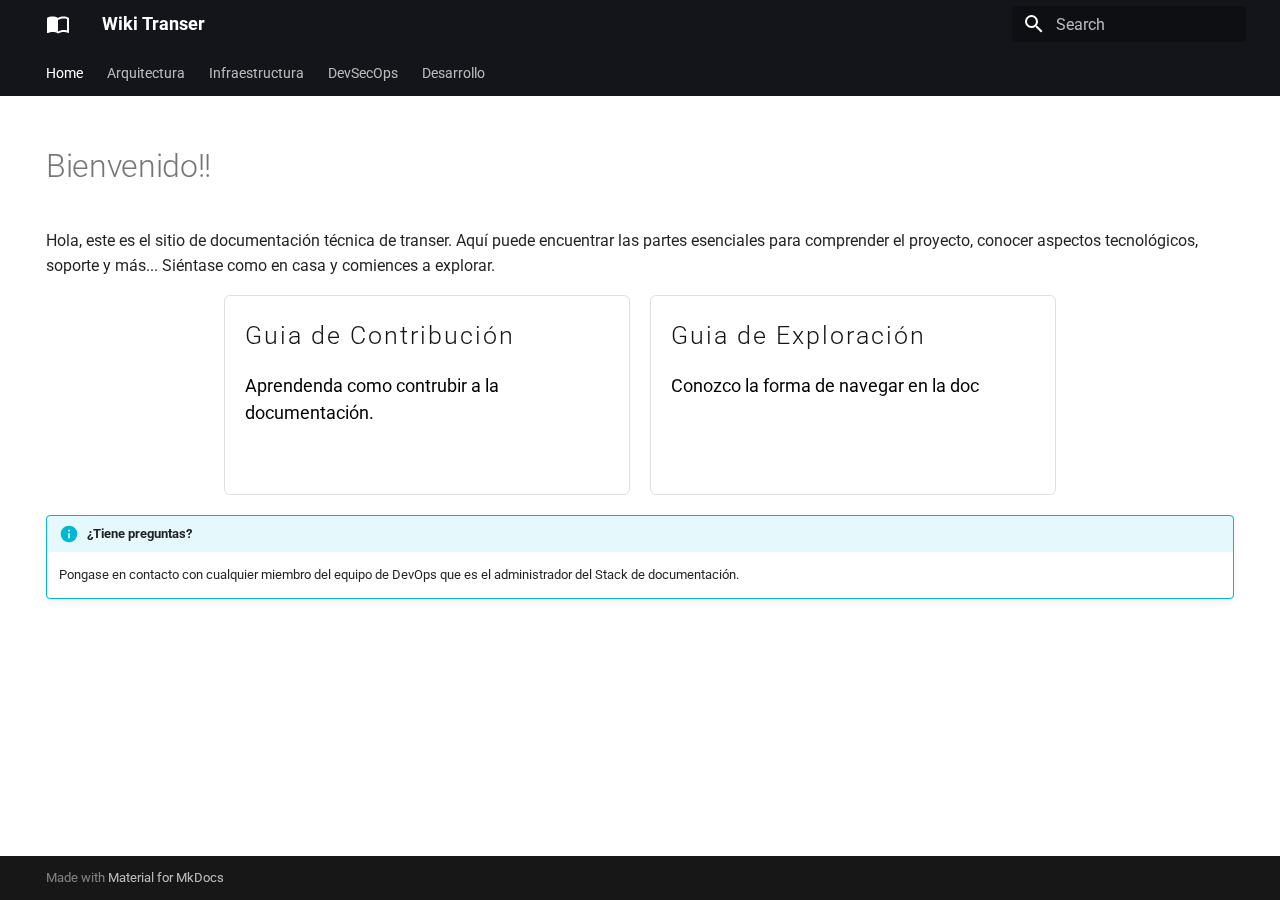
<file: site/index.html>
<!doctype html>
<html lang="en" class="no-js">
  <head>
    
      <meta charset="utf-8">
      <meta name="viewport" content="width=device-width,initial-scale=1">
      
      
      
      
      
        <link rel="next" href="arch/">
      
      
      <link rel="icon" href="images/favicon.png">
      <meta name="generator" content="mkdocs-1.5.3, mkdocs-material-9.4.6">
    
    
      
        <title>Wiki Transer</title>
      
    
    
      <link rel="stylesheet" href="assets/stylesheets/main.35e1ed30.min.css">
      
        
        <link rel="stylesheet" href="assets/stylesheets/palette.356b1318.min.css">
      
      


    
    
      
    
    
      
        
        
        <link rel="preconnect" href="https://fonts.gstatic.com" crossorigin>
        <link rel="stylesheet" href="https://fonts.googleapis.com/css?family=Roboto:300,300i,400,400i,700,700i%7CRoboto+Mono:400,400i,700,700i&display=fallback">
        <style>:root{--md-text-font:"Roboto";--md-code-font:"Roboto Mono"}</style>
      
    
    
      <link rel="stylesheet" href="css/extra.css">
    
    <script>__md_scope=new URL(".",location),__md_hash=e=>[...e].reduce((e,_)=>(e<<5)-e+_.charCodeAt(0),0),__md_get=(e,_=localStorage,t=__md_scope)=>JSON.parse(_.getItem(t.pathname+"."+e)),__md_set=(e,_,t=localStorage,a=__md_scope)=>{try{t.setItem(a.pathname+"."+e,JSON.stringify(_))}catch(e){}}</script>
    
      

    
    
    
  </head>
  
  
    
    
    
    
    
    <body dir="ltr" data-md-color-scheme="default" data-md-color-primary="black" data-md-color-accent="deep-purple">
  
    
    
    <input class="md-toggle" data-md-toggle="drawer" type="checkbox" id="__drawer" autocomplete="off">
    <input class="md-toggle" data-md-toggle="search" type="checkbox" id="__search" autocomplete="off">
    <label class="md-overlay" for="__drawer"></label>
    <div data-md-component="skip">
      
        
        <a href="#bienvenido" class="md-skip">
          Skip to content
        </a>
      
    </div>
    <div data-md-component="announce">
      
    </div>
    
    
      

<header class="md-header" data-md-component="header">
  <nav class="md-header__inner md-grid" aria-label="Header">
    <a href="." title="Wiki Transer" class="md-header__button md-logo" aria-label="Wiki Transer" data-md-component="logo">
      
  
  <svg xmlns="http://www.w3.org/2000/svg" viewBox="0 0 24 24"><path d="M21 5c-1.11-.35-2.33-.5-3.5-.5-1.95 0-4.05.4-5.5 1.5-1.45-1.1-3.55-1.5-5.5-1.5-1.95 0-4.05.4-5.5 1.5v14.65c0 .25.25.5.5.5.1 0 .15-.05.25-.05C3.1 20.45 5.05 20 6.5 20c1.95 0 4.05.4 5.5 1.5 1.35-.85 3.8-1.5 5.5-1.5 1.65 0 3.35.3 4.75 1.05.1.05.15.05.25.05.25 0 .5-.25.5-.5V6c-.6-.45-1.25-.75-2-1m0 13.5c-1.1-.35-2.3-.5-3.5-.5-1.7 0-4.15.65-5.5 1.5V8c1.35-.85 3.8-1.5 5.5-1.5 1.2 0 2.4.15 3.5.5v11.5Z"/></svg>

    </a>
    <label class="md-header__button md-icon" for="__drawer">
      
      <svg xmlns="http://www.w3.org/2000/svg" viewBox="0 0 24 24"><path d="M3 6h18v2H3V6m0 5h18v2H3v-2m0 5h18v2H3v-2Z"/></svg>
    </label>
    <div class="md-header__title" data-md-component="header-title">
      <div class="md-header__ellipsis">
        <div class="md-header__topic">
          <span class="md-ellipsis">
            Wiki Transer
          </span>
        </div>
        <div class="md-header__topic" data-md-component="header-topic">
          <span class="md-ellipsis">
            
              Home
            
          </span>
        </div>
      </div>
    </div>
    
      
    
    
    
      <label class="md-header__button md-icon" for="__search">
        
        <svg xmlns="http://www.w3.org/2000/svg" viewBox="0 0 24 24"><path d="M9.5 3A6.5 6.5 0 0 1 16 9.5c0 1.61-.59 3.09-1.56 4.23l.27.27h.79l5 5-1.5 1.5-5-5v-.79l-.27-.27A6.516 6.516 0 0 1 9.5 16 6.5 6.5 0 0 1 3 9.5 6.5 6.5 0 0 1 9.5 3m0 2C7 5 5 7 5 9.5S7 14 9.5 14 14 12 14 9.5 12 5 9.5 5Z"/></svg>
      </label>
      <div class="md-search" data-md-component="search" role="dialog">
  <label class="md-search__overlay" for="__search"></label>
  <div class="md-search__inner" role="search">
    <form class="md-search__form" name="search">
      <input type="text" class="md-search__input" name="query" aria-label="Search" placeholder="Search" autocapitalize="off" autocorrect="off" autocomplete="off" spellcheck="false" data-md-component="search-query" required>
      <label class="md-search__icon md-icon" for="__search">
        
        <svg xmlns="http://www.w3.org/2000/svg" viewBox="0 0 24 24"><path d="M9.5 3A6.5 6.5 0 0 1 16 9.5c0 1.61-.59 3.09-1.56 4.23l.27.27h.79l5 5-1.5 1.5-5-5v-.79l-.27-.27A6.516 6.516 0 0 1 9.5 16 6.5 6.5 0 0 1 3 9.5 6.5 6.5 0 0 1 9.5 3m0 2C7 5 5 7 5 9.5S7 14 9.5 14 14 12 14 9.5 12 5 9.5 5Z"/></svg>
        
        <svg xmlns="http://www.w3.org/2000/svg" viewBox="0 0 24 24"><path d="M20 11v2H8l5.5 5.5-1.42 1.42L4.16 12l7.92-7.92L13.5 5.5 8 11h12Z"/></svg>
      </label>
      <nav class="md-search__options" aria-label="Search">
        
        <button type="reset" class="md-search__icon md-icon" title="Clear" aria-label="Clear" tabindex="-1">
          
          <svg xmlns="http://www.w3.org/2000/svg" viewBox="0 0 24 24"><path d="M19 6.41 17.59 5 12 10.59 6.41 5 5 6.41 10.59 12 5 17.59 6.41 19 12 13.41 17.59 19 19 17.59 13.41 12 19 6.41Z"/></svg>
        </button>
      </nav>
      
    </form>
    <div class="md-search__output">
      <div class="md-search__scrollwrap" data-md-scrollfix>
        <div class="md-search-result" data-md-component="search-result">
          <div class="md-search-result__meta">
            Initializing search
          </div>
          <ol class="md-search-result__list" role="presentation"></ol>
        </div>
      </div>
    </div>
  </div>
</div>
    
    
  </nav>
  
</header>
    
    <div class="md-container" data-md-component="container">
      
      
        
          
            
<nav class="md-tabs" aria-label="Tabs" data-md-component="tabs">
  <div class="md-grid">
    <ul class="md-tabs__list">
      
        
  
  
    
  
  
    <li class="md-tabs__item md-tabs__item--active">
      <a href="." class="md-tabs__link">
        
  
    
  
  Home

      </a>
    </li>
  

      
        
  
  
  
    
    
      <li class="md-tabs__item">
        <a href="arch/" class="md-tabs__link">
          
  
  Arquitectura

        </a>
      </li>
    
  

      
        
  
  
  
    
    
      <li class="md-tabs__item">
        <a href="infra/" class="md-tabs__link">
          
  
  Infraestructura

        </a>
      </li>
    
  

      
        
  
  
  
    
    
      <li class="md-tabs__item">
        <a href="devsecops/" class="md-tabs__link">
          
  
  DevSecOps

        </a>
      </li>
    
  

      
        
  
  
  
    
    
      <li class="md-tabs__item">
        <a href="develop/" class="md-tabs__link">
          
  
  Desarrollo

        </a>
      </li>
    
  

      
    </ul>
  </div>
</nav>
          
        
      
      <main class="md-main" data-md-component="main">
        <div class="md-main__inner md-grid">
          
            
              
                
              
              <div class="md-sidebar md-sidebar--primary" data-md-component="sidebar" data-md-type="navigation" hidden>
                <div class="md-sidebar__scrollwrap">
                  <div class="md-sidebar__inner">
                    


  


<nav class="md-nav md-nav--primary md-nav--lifted" aria-label="Navigation" data-md-level="0">
  <label class="md-nav__title" for="__drawer">
    <a href="." title="Wiki Transer" class="md-nav__button md-logo" aria-label="Wiki Transer" data-md-component="logo">
      
  
  <svg xmlns="http://www.w3.org/2000/svg" viewBox="0 0 24 24"><path d="M21 5c-1.11-.35-2.33-.5-3.5-.5-1.95 0-4.05.4-5.5 1.5-1.45-1.1-3.55-1.5-5.5-1.5-1.95 0-4.05.4-5.5 1.5v14.65c0 .25.25.5.5.5.1 0 .15-.05.25-.05C3.1 20.45 5.05 20 6.5 20c1.95 0 4.05.4 5.5 1.5 1.35-.85 3.8-1.5 5.5-1.5 1.65 0 3.35.3 4.75 1.05.1.05.15.05.25.05.25 0 .5-.25.5-.5V6c-.6-.45-1.25-.75-2-1m0 13.5c-1.1-.35-2.3-.5-3.5-.5-1.7 0-4.15.65-5.5 1.5V8c1.35-.85 3.8-1.5 5.5-1.5 1.2 0 2.4.15 3.5.5v11.5Z"/></svg>

    </a>
    Wiki Transer
  </label>
  
  <ul class="md-nav__list" data-md-scrollfix>
    
      
      
  
  
    
  
  
    <li class="md-nav__item md-nav__item--active">
      
      <input class="md-nav__toggle md-toggle" type="checkbox" id="__toc">
      
      
        
      
      
      <a href="." class="md-nav__link md-nav__link--active">
        
  
  <span class="md-ellipsis">
    Home
  </span>
  

      </a>
      
    </li>
  

    
      
      
  
  
  
    
    
    
    
    
      
      
    
    <li class="md-nav__item md-nav__item--section md-nav__item--nested">
      
        
        
        
        <input class="md-nav__toggle md-toggle " type="checkbox" id="__nav_2" >
        
          
          <label class="md-nav__link" for="__nav_2" id="__nav_2_label" tabindex="">
            
  
  <span class="md-ellipsis">
    Arquitectura
  </span>
  

            <span class="md-nav__icon md-icon"></span>
          </label>
        
        <nav class="md-nav" data-md-level="1" aria-labelledby="__nav_2_label" aria-expanded="false">
          <label class="md-nav__title" for="__nav_2">
            <span class="md-nav__icon md-icon"></span>
            Arquitectura
          </label>
          <ul class="md-nav__list" data-md-scrollfix>
            
              
                
  
  
  
    <li class="md-nav__item">
      <a href="arch/" class="md-nav__link">
        
  
  <span class="md-ellipsis">
    Bienvenido!! 
  </span>
  

      </a>
    </li>
  

              
            
          </ul>
        </nav>
      
    </li>
  

    
      
      
  
  
  
    
    
    
    
    
      
      
    
    <li class="md-nav__item md-nav__item--section md-nav__item--nested">
      
        
        
        
        <input class="md-nav__toggle md-toggle " type="checkbox" id="__nav_3" >
        
          
          <label class="md-nav__link" for="__nav_3" id="__nav_3_label" tabindex="">
            
  
  <span class="md-ellipsis">
    Infraestructura
  </span>
  

            <span class="md-nav__icon md-icon"></span>
          </label>
        
        <nav class="md-nav" data-md-level="1" aria-labelledby="__nav_3_label" aria-expanded="false">
          <label class="md-nav__title" for="__nav_3">
            <span class="md-nav__icon md-icon"></span>
            Infraestructura
          </label>
          <ul class="md-nav__list" data-md-scrollfix>
            
              
                
  
  
  
    <li class="md-nav__item">
      <a href="infra/" class="md-nav__link">
        
  
  <span class="md-ellipsis">
    Bienvenido!! 
  </span>
  

      </a>
    </li>
  

              
            
          </ul>
        </nav>
      
    </li>
  

    
      
      
  
  
  
    
    
    
    
    
      
      
    
    <li class="md-nav__item md-nav__item--section md-nav__item--nested">
      
        
        
        
        <input class="md-nav__toggle md-toggle " type="checkbox" id="__nav_4" >
        
          
          <label class="md-nav__link" for="__nav_4" id="__nav_4_label" tabindex="">
            
  
  <span class="md-ellipsis">
    DevSecOps
  </span>
  

            <span class="md-nav__icon md-icon"></span>
          </label>
        
        <nav class="md-nav" data-md-level="1" aria-labelledby="__nav_4_label" aria-expanded="false">
          <label class="md-nav__title" for="__nav_4">
            <span class="md-nav__icon md-icon"></span>
            DevSecOps
          </label>
          <ul class="md-nav__list" data-md-scrollfix>
            
              
                
  
  
  
    <li class="md-nav__item">
      <a href="devsecops/" class="md-nav__link">
        
  
  <span class="md-ellipsis">
    Bienvenido!! 
  </span>
  

      </a>
    </li>
  

              
            
              
                
  
  
  
    
    
    
    
    
    <li class="md-nav__item md-nav__item--nested">
      
        
        
        
        <input class="md-nav__toggle md-toggle " type="checkbox" id="__nav_4_2" >
        
          
          <label class="md-nav__link" for="__nav_4_2" id="__nav_4_2_label" tabindex="0">
            
  
  <span class="md-ellipsis">
    CICD
  </span>
  

            <span class="md-nav__icon md-icon"></span>
          </label>
        
        <nav class="md-nav" data-md-level="2" aria-labelledby="__nav_4_2_label" aria-expanded="false">
          <label class="md-nav__title" for="__nav_4_2">
            <span class="md-nav__icon md-icon"></span>
            CICD
          </label>
          <ul class="md-nav__list" data-md-scrollfix>
            
              
                
  
  
  
    <li class="md-nav__item">
      <a href="devsecops/CICD/" class="md-nav__link">
        
  
  <span class="md-ellipsis">
    Inicio 
  </span>
  

      </a>
    </li>
  

              
            
              
                
  
  
  
    <li class="md-nav__item">
      <a href="devsecops/CICD/CI-CD-App-Mobile/" class="md-nav__link">
        
  
  <span class="md-ellipsis">
    CI CD App Mobile
  </span>
  

      </a>
    </li>
  

              
            
              
                
  
  
  
    <li class="md-nav__item">
      <a href="devsecops/CICD/CI-CD-Lambda-Functions/" class="md-nav__link">
        
  
  <span class="md-ellipsis">
    CI CD Lambda Functions
  </span>
  

      </a>
    </li>
  

              
            
              
                
  
  
  
    <li class="md-nav__item">
      <a href="devsecops/CICD/CI-CD-Microfront/" class="md-nav__link">
        
  
  <span class="md-ellipsis">
    CI CD Microfront
  </span>
  

      </a>
    </li>
  

              
            
              
                
  
  
  
    <li class="md-nav__item">
      <a href="devsecops/CICD/CI-CD-Microservicios/" class="md-nav__link">
        
  
  <span class="md-ellipsis">
    CI/CD Microservicios 
  </span>
  

      </a>
    </li>
  

              
            
          </ul>
        </nav>
      
    </li>
  

              
            
          </ul>
        </nav>
      
    </li>
  

    
      
      
  
  
  
    
    
    
    
    
      
      
    
    <li class="md-nav__item md-nav__item--section md-nav__item--nested">
      
        
        
        
        <input class="md-nav__toggle md-toggle " type="checkbox" id="__nav_5" >
        
          
          <label class="md-nav__link" for="__nav_5" id="__nav_5_label" tabindex="">
            
  
  <span class="md-ellipsis">
    Desarrollo
  </span>
  

            <span class="md-nav__icon md-icon"></span>
          </label>
        
        <nav class="md-nav" data-md-level="1" aria-labelledby="__nav_5_label" aria-expanded="false">
          <label class="md-nav__title" for="__nav_5">
            <span class="md-nav__icon md-icon"></span>
            Desarrollo
          </label>
          <ul class="md-nav__list" data-md-scrollfix>
            
              
                
  
  
  
    <li class="md-nav__item">
      <a href="develop/" class="md-nav__link">
        
  
  <span class="md-ellipsis">
    Bienvenido!! 
  </span>
  

      </a>
    </li>
  

              
            
          </ul>
        </nav>
      
    </li>
  

    
  </ul>
</nav>
                  </div>
                </div>
              </div>
            
            
              
                
              
              <div class="md-sidebar md-sidebar--secondary" data-md-component="sidebar" data-md-type="toc" hidden>
                <div class="md-sidebar__scrollwrap">
                  <div class="md-sidebar__inner">
                    

<nav class="md-nav md-nav--secondary" aria-label="Table of contents">
  
  
  
    
  
  
</nav>
                  </div>
                </div>
              </div>
            
          
          
            <div class="md-content" data-md-component="content">
              <article class="md-content__inner md-typeset">
                
                  


<h1 id="bienvenido">Bienvenido!!<a class="headerlink" href="#bienvenido" title="Permanent link">&para;</a></h1>
<p>Hola, este es el sitio de documentación técnica de transer. Aquí puede encuentrar las partes esenciales para comprender el proyecto, conocer aspectos tecnológicos, soporte y más... Siéntase como en casa y comiences a explorar.</p>
<div class="cards">
  <a href="contributing-guide">
    <div class="card">
      <div class="card__content">
        <div class="card__title">Guia de Contribución</div>
        <p class="card__text">Aprendenda como contrubir a la documentación.</p>
      </div>
    </div>
  </a>
  <a href="explorer-guide">
    <div class="card">
      <div class="card__content">
        <div class="card__title">Guia de Exploración</div>
        <p class="card__text">Conozco la forma de navegar en la doc</p>
      </div>
    </div>
  </a>

</div>

<div class="admonition info">
<p class="admonition-title">¿Tiene preguntas?</p>
<p>Pongase en contacto con cualquier miembro del equipo de DevOps que es el administrador del Stack de documentación.    </p>
</div>



  



                
              </article>
            </div>
          
          
        </div>
        
          <button type="button" class="md-top md-icon" data-md-component="top" hidden>
  
  <svg xmlns="http://www.w3.org/2000/svg" viewBox="0 0 24 24"><path d="M13 20h-2V8l-5.5 5.5-1.42-1.42L12 4.16l7.92 7.92-1.42 1.42L13 8v12Z"/></svg>
  Back to top
</button>
        
      </main>
      
        <footer class="md-footer">
  
  <div class="md-footer-meta md-typeset">
    <div class="md-footer-meta__inner md-grid">
      <div class="md-copyright">
  
  
    Made with
    <a href="https://squidfunk.github.io/mkdocs-material/" target="_blank" rel="noopener">
      Material for MkDocs
    </a>
  
</div>
      
    </div>
  </div>
</footer>
      
    </div>
    <div class="md-dialog" data-md-component="dialog">
      <div class="md-dialog__inner md-typeset"></div>
    </div>
    
    
    <script id="__config" type="application/json">{"base": ".", "features": ["navigation.instant", "navigation.tabs", "navigation.top", "content.code.annotate", "content.code.copy"], "search": "assets/javascripts/workers/search.f886a092.min.js", "translations": {"clipboard.copied": "Copied to clipboard", "clipboard.copy": "Copy to clipboard", "search.result.more.one": "1 more on this page", "search.result.more.other": "# more on this page", "search.result.none": "No matching documents", "search.result.one": "1 matching document", "search.result.other": "# matching documents", "search.result.placeholder": "Type to start searching", "search.result.term.missing": "Missing", "select.version": "Select version"}}</script>
    
    
      <script src="assets/javascripts/bundle.aecac24b.min.js"></script>
      
    
  </body>
</html>
</file>
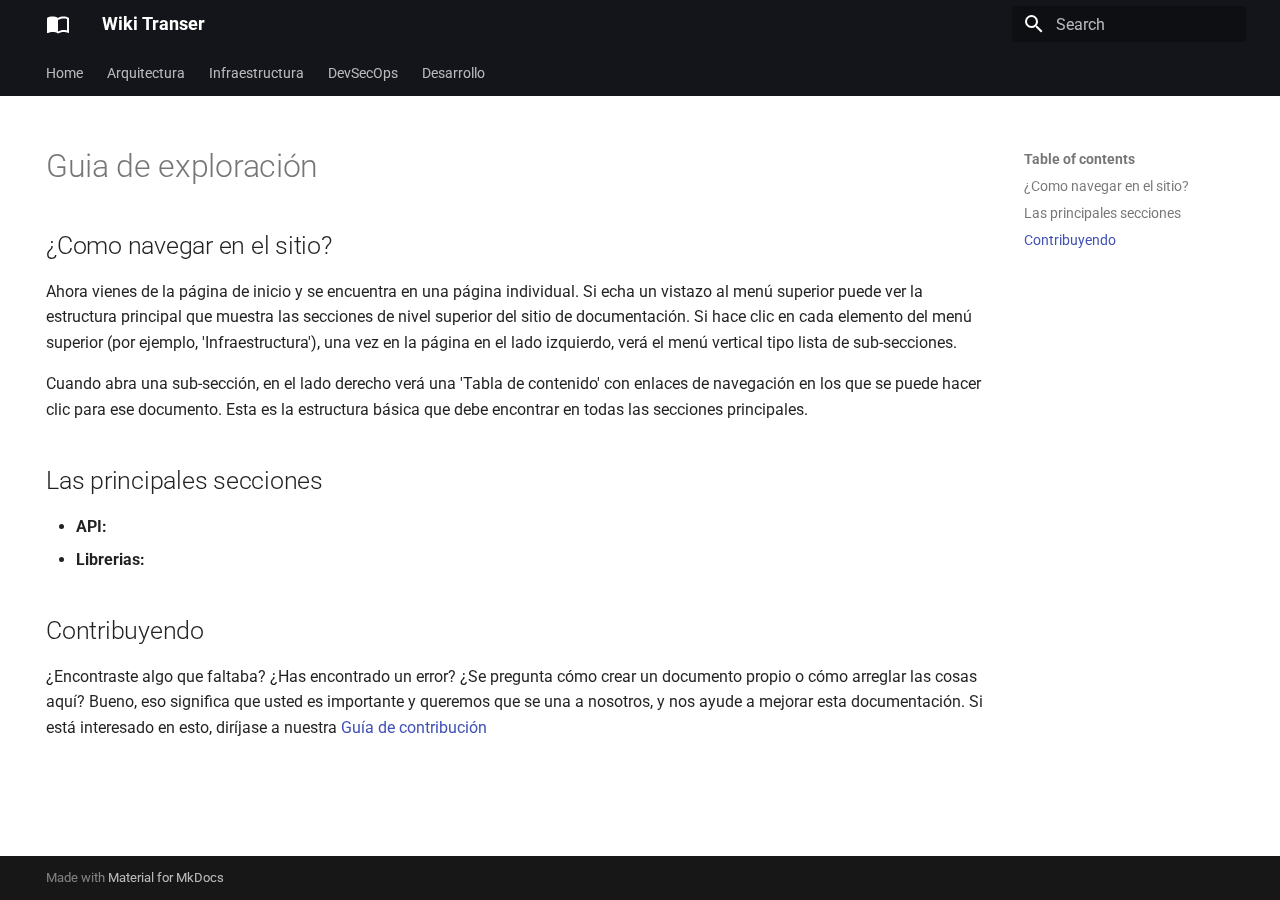
<file: site/explorer-guide/index.html>
<!doctype html>
<html lang="en" class="no-js">
  <head>
    
      <meta charset="utf-8">
      <meta name="viewport" content="width=device-width,initial-scale=1">
      
      
      
      
        <link rel="prev" href="../contributing-guide/">
      
      
        <link rel="next" href="../template/">
      
      
      <link rel="icon" href="../images/favicon.png">
      <meta name="generator" content="mkdocs-1.5.3, mkdocs-material-9.4.6">
    
    
      
        <title>Guia de exploración - Wiki Transer</title>
      
    
    
      <link rel="stylesheet" href="../assets/stylesheets/main.35e1ed30.min.css">
      
        
        <link rel="stylesheet" href="../assets/stylesheets/palette.356b1318.min.css">
      
      


    
    
      
    
    
      
        
        
        <link rel="preconnect" href="https://fonts.gstatic.com" crossorigin>
        <link rel="stylesheet" href="https://fonts.googleapis.com/css?family=Roboto:300,300i,400,400i,700,700i%7CRoboto+Mono:400,400i,700,700i&display=fallback">
        <style>:root{--md-text-font:"Roboto";--md-code-font:"Roboto Mono"}</style>
      
    
    
      <link rel="stylesheet" href="../css/extra.css">
    
    <script>__md_scope=new URL("..",location),__md_hash=e=>[...e].reduce((e,_)=>(e<<5)-e+_.charCodeAt(0),0),__md_get=(e,_=localStorage,t=__md_scope)=>JSON.parse(_.getItem(t.pathname+"."+e)),__md_set=(e,_,t=localStorage,a=__md_scope)=>{try{t.setItem(a.pathname+"."+e,JSON.stringify(_))}catch(e){}}</script>
    
      

    
    
    
  </head>
  
  
    
    
    
    
    
    <body dir="ltr" data-md-color-scheme="default" data-md-color-primary="black" data-md-color-accent="deep-purple">
  
    
    
    <input class="md-toggle" data-md-toggle="drawer" type="checkbox" id="__drawer" autocomplete="off">
    <input class="md-toggle" data-md-toggle="search" type="checkbox" id="__search" autocomplete="off">
    <label class="md-overlay" for="__drawer"></label>
    <div data-md-component="skip">
      
        
        <a href="#como-navegar-en-el-sitio" class="md-skip">
          Skip to content
        </a>
      
    </div>
    <div data-md-component="announce">
      
    </div>
    
    
      

<header class="md-header" data-md-component="header">
  <nav class="md-header__inner md-grid" aria-label="Header">
    <a href=".." title="Wiki Transer" class="md-header__button md-logo" aria-label="Wiki Transer" data-md-component="logo">
      
  
  <svg xmlns="http://www.w3.org/2000/svg" viewBox="0 0 24 24"><path d="M21 5c-1.11-.35-2.33-.5-3.5-.5-1.95 0-4.05.4-5.5 1.5-1.45-1.1-3.55-1.5-5.5-1.5-1.95 0-4.05.4-5.5 1.5v14.65c0 .25.25.5.5.5.1 0 .15-.05.25-.05C3.1 20.45 5.05 20 6.5 20c1.95 0 4.05.4 5.5 1.5 1.35-.85 3.8-1.5 5.5-1.5 1.65 0 3.35.3 4.75 1.05.1.05.15.05.25.05.25 0 .5-.25.5-.5V6c-.6-.45-1.25-.75-2-1m0 13.5c-1.1-.35-2.3-.5-3.5-.5-1.7 0-4.15.65-5.5 1.5V8c1.35-.85 3.8-1.5 5.5-1.5 1.2 0 2.4.15 3.5.5v11.5Z"/></svg>

    </a>
    <label class="md-header__button md-icon" for="__drawer">
      
      <svg xmlns="http://www.w3.org/2000/svg" viewBox="0 0 24 24"><path d="M3 6h18v2H3V6m0 5h18v2H3v-2m0 5h18v2H3v-2Z"/></svg>
    </label>
    <div class="md-header__title" data-md-component="header-title">
      <div class="md-header__ellipsis">
        <div class="md-header__topic">
          <span class="md-ellipsis">
            Wiki Transer
          </span>
        </div>
        <div class="md-header__topic" data-md-component="header-topic">
          <span class="md-ellipsis">
            
              Guia de exploración
            
          </span>
        </div>
      </div>
    </div>
    
      
    
    
    
      <label class="md-header__button md-icon" for="__search">
        
        <svg xmlns="http://www.w3.org/2000/svg" viewBox="0 0 24 24"><path d="M9.5 3A6.5 6.5 0 0 1 16 9.5c0 1.61-.59 3.09-1.56 4.23l.27.27h.79l5 5-1.5 1.5-5-5v-.79l-.27-.27A6.516 6.516 0 0 1 9.5 16 6.5 6.5 0 0 1 3 9.5 6.5 6.5 0 0 1 9.5 3m0 2C7 5 5 7 5 9.5S7 14 9.5 14 14 12 14 9.5 12 5 9.5 5Z"/></svg>
      </label>
      <div class="md-search" data-md-component="search" role="dialog">
  <label class="md-search__overlay" for="__search"></label>
  <div class="md-search__inner" role="search">
    <form class="md-search__form" name="search">
      <input type="text" class="md-search__input" name="query" aria-label="Search" placeholder="Search" autocapitalize="off" autocorrect="off" autocomplete="off" spellcheck="false" data-md-component="search-query" required>
      <label class="md-search__icon md-icon" for="__search">
        
        <svg xmlns="http://www.w3.org/2000/svg" viewBox="0 0 24 24"><path d="M9.5 3A6.5 6.5 0 0 1 16 9.5c0 1.61-.59 3.09-1.56 4.23l.27.27h.79l5 5-1.5 1.5-5-5v-.79l-.27-.27A6.516 6.516 0 0 1 9.5 16 6.5 6.5 0 0 1 3 9.5 6.5 6.5 0 0 1 9.5 3m0 2C7 5 5 7 5 9.5S7 14 9.5 14 14 12 14 9.5 12 5 9.5 5Z"/></svg>
        
        <svg xmlns="http://www.w3.org/2000/svg" viewBox="0 0 24 24"><path d="M20 11v2H8l5.5 5.5-1.42 1.42L4.16 12l7.92-7.92L13.5 5.5 8 11h12Z"/></svg>
      </label>
      <nav class="md-search__options" aria-label="Search">
        
        <button type="reset" class="md-search__icon md-icon" title="Clear" aria-label="Clear" tabindex="-1">
          
          <svg xmlns="http://www.w3.org/2000/svg" viewBox="0 0 24 24"><path d="M19 6.41 17.59 5 12 10.59 6.41 5 5 6.41 10.59 12 5 17.59 6.41 19 12 13.41 17.59 19 19 17.59 13.41 12 19 6.41Z"/></svg>
        </button>
      </nav>
      
    </form>
    <div class="md-search__output">
      <div class="md-search__scrollwrap" data-md-scrollfix>
        <div class="md-search-result" data-md-component="search-result">
          <div class="md-search-result__meta">
            Initializing search
          </div>
          <ol class="md-search-result__list" role="presentation"></ol>
        </div>
      </div>
    </div>
  </div>
</div>
    
    
  </nav>
  
</header>
    
    <div class="md-container" data-md-component="container">
      
      
        
          
            
<nav class="md-tabs" aria-label="Tabs" data-md-component="tabs">
  <div class="md-grid">
    <ul class="md-tabs__list">
      
        
  
  
  
    <li class="md-tabs__item">
      <a href=".." class="md-tabs__link">
        
  
    
  
  Home

      </a>
    </li>
  

      
        
  
  
  
    
    
      <li class="md-tabs__item">
        <a href="../arch/" class="md-tabs__link">
          
  
  Arquitectura

        </a>
      </li>
    
  

      
        
  
  
  
    
    
      <li class="md-tabs__item">
        <a href="../infra/" class="md-tabs__link">
          
  
  Infraestructura

        </a>
      </li>
    
  

      
        
  
  
  
    
    
      <li class="md-tabs__item">
        <a href="../devsecops/" class="md-tabs__link">
          
  
  DevSecOps

        </a>
      </li>
    
  

      
        
  
  
  
    
    
      <li class="md-tabs__item">
        <a href="../develop/" class="md-tabs__link">
          
  
  Desarrollo

        </a>
      </li>
    
  

      
    </ul>
  </div>
</nav>
          
        
      
      <main class="md-main" data-md-component="main">
        <div class="md-main__inner md-grid">
          
            
              
                
              
              <div class="md-sidebar md-sidebar--primary" data-md-component="sidebar" data-md-type="navigation" hidden>
                <div class="md-sidebar__scrollwrap">
                  <div class="md-sidebar__inner">
                    


  


<nav class="md-nav md-nav--primary md-nav--lifted" aria-label="Navigation" data-md-level="0">
  <label class="md-nav__title" for="__drawer">
    <a href=".." title="Wiki Transer" class="md-nav__button md-logo" aria-label="Wiki Transer" data-md-component="logo">
      
  
  <svg xmlns="http://www.w3.org/2000/svg" viewBox="0 0 24 24"><path d="M21 5c-1.11-.35-2.33-.5-3.5-.5-1.95 0-4.05.4-5.5 1.5-1.45-1.1-3.55-1.5-5.5-1.5-1.95 0-4.05.4-5.5 1.5v14.65c0 .25.25.5.5.5.1 0 .15-.05.25-.05C3.1 20.45 5.05 20 6.5 20c1.95 0 4.05.4 5.5 1.5 1.35-.85 3.8-1.5 5.5-1.5 1.65 0 3.35.3 4.75 1.05.1.05.15.05.25.05.25 0 .5-.25.5-.5V6c-.6-.45-1.25-.75-2-1m0 13.5c-1.1-.35-2.3-.5-3.5-.5-1.7 0-4.15.65-5.5 1.5V8c1.35-.85 3.8-1.5 5.5-1.5 1.2 0 2.4.15 3.5.5v11.5Z"/></svg>

    </a>
    Wiki Transer
  </label>
  
  <ul class="md-nav__list" data-md-scrollfix>
    
      
      
  
  
  
    <li class="md-nav__item">
      <a href=".." class="md-nav__link">
        
  
  <span class="md-ellipsis">
    Home
  </span>
  

      </a>
    </li>
  

    
      
      
  
  
  
    
    
    
    
    
      
      
    
    <li class="md-nav__item md-nav__item--section md-nav__item--nested">
      
        
        
        
        <input class="md-nav__toggle md-toggle " type="checkbox" id="__nav_2" >
        
          
          <label class="md-nav__link" for="__nav_2" id="__nav_2_label" tabindex="">
            
  
  <span class="md-ellipsis">
    Arquitectura
  </span>
  

            <span class="md-nav__icon md-icon"></span>
          </label>
        
        <nav class="md-nav" data-md-level="1" aria-labelledby="__nav_2_label" aria-expanded="false">
          <label class="md-nav__title" for="__nav_2">
            <span class="md-nav__icon md-icon"></span>
            Arquitectura
          </label>
          <ul class="md-nav__list" data-md-scrollfix>
            
              
                
  
  
  
    <li class="md-nav__item">
      <a href="../arch/" class="md-nav__link">
        
  
  <span class="md-ellipsis">
    Bienvenido!! 
  </span>
  

      </a>
    </li>
  

              
            
          </ul>
        </nav>
      
    </li>
  

    
      
      
  
  
  
    
    
    
    
    
      
      
    
    <li class="md-nav__item md-nav__item--section md-nav__item--nested">
      
        
        
        
        <input class="md-nav__toggle md-toggle " type="checkbox" id="__nav_3" >
        
          
          <label class="md-nav__link" for="__nav_3" id="__nav_3_label" tabindex="">
            
  
  <span class="md-ellipsis">
    Infraestructura
  </span>
  

            <span class="md-nav__icon md-icon"></span>
          </label>
        
        <nav class="md-nav" data-md-level="1" aria-labelledby="__nav_3_label" aria-expanded="false">
          <label class="md-nav__title" for="__nav_3">
            <span class="md-nav__icon md-icon"></span>
            Infraestructura
          </label>
          <ul class="md-nav__list" data-md-scrollfix>
            
              
                
  
  
  
    <li class="md-nav__item">
      <a href="../infra/" class="md-nav__link">
        
  
  <span class="md-ellipsis">
    Bienvenido!! 
  </span>
  

      </a>
    </li>
  

              
            
          </ul>
        </nav>
      
    </li>
  

    
      
      
  
  
  
    
    
    
    
    
      
      
    
    <li class="md-nav__item md-nav__item--section md-nav__item--nested">
      
        
        
        
        <input class="md-nav__toggle md-toggle " type="checkbox" id="__nav_4" >
        
          
          <label class="md-nav__link" for="__nav_4" id="__nav_4_label" tabindex="">
            
  
  <span class="md-ellipsis">
    DevSecOps
  </span>
  

            <span class="md-nav__icon md-icon"></span>
          </label>
        
        <nav class="md-nav" data-md-level="1" aria-labelledby="__nav_4_label" aria-expanded="false">
          <label class="md-nav__title" for="__nav_4">
            <span class="md-nav__icon md-icon"></span>
            DevSecOps
          </label>
          <ul class="md-nav__list" data-md-scrollfix>
            
              
                
  
  
  
    <li class="md-nav__item">
      <a href="../devsecops/" class="md-nav__link">
        
  
  <span class="md-ellipsis">
    Bienvenido!! 
  </span>
  

      </a>
    </li>
  

              
            
              
                
  
  
  
    
    
    
    
    
    <li class="md-nav__item md-nav__item--nested">
      
        
        
        
        <input class="md-nav__toggle md-toggle " type="checkbox" id="__nav_4_2" >
        
          
          <label class="md-nav__link" for="__nav_4_2" id="__nav_4_2_label" tabindex="0">
            
  
  <span class="md-ellipsis">
    CICD
  </span>
  

            <span class="md-nav__icon md-icon"></span>
          </label>
        
        <nav class="md-nav" data-md-level="2" aria-labelledby="__nav_4_2_label" aria-expanded="false">
          <label class="md-nav__title" for="__nav_4_2">
            <span class="md-nav__icon md-icon"></span>
            CICD
          </label>
          <ul class="md-nav__list" data-md-scrollfix>
            
              
                
  
  
  
    <li class="md-nav__item">
      <a href="../devsecops/CICD/" class="md-nav__link">
        
  
  <span class="md-ellipsis">
    Inicio 
  </span>
  

      </a>
    </li>
  

              
            
              
                
  
  
  
    <li class="md-nav__item">
      <a href="../devsecops/CICD/CI-CD-App-Mobile/" class="md-nav__link">
        
  
  <span class="md-ellipsis">
    CI CD App Mobile
  </span>
  

      </a>
    </li>
  

              
            
              
                
  
  
  
    <li class="md-nav__item">
      <a href="../devsecops/CICD/CI-CD-Lambda-Functions/" class="md-nav__link">
        
  
  <span class="md-ellipsis">
    CI CD Lambda Functions
  </span>
  

      </a>
    </li>
  

              
            
              
                
  
  
  
    <li class="md-nav__item">
      <a href="../devsecops/CICD/CI-CD-Microfront/" class="md-nav__link">
        
  
  <span class="md-ellipsis">
    CI CD Microfront
  </span>
  

      </a>
    </li>
  

              
            
              
                
  
  
  
    <li class="md-nav__item">
      <a href="../devsecops/CICD/CI-CD-Microservicios/" class="md-nav__link">
        
  
  <span class="md-ellipsis">
    CI/CD Microservicios 
  </span>
  

      </a>
    </li>
  

              
            
          </ul>
        </nav>
      
    </li>
  

              
            
          </ul>
        </nav>
      
    </li>
  

    
      
      
  
  
  
    
    
    
    
    
      
      
    
    <li class="md-nav__item md-nav__item--section md-nav__item--nested">
      
        
        
        
        <input class="md-nav__toggle md-toggle " type="checkbox" id="__nav_5" >
        
          
          <label class="md-nav__link" for="__nav_5" id="__nav_5_label" tabindex="">
            
  
  <span class="md-ellipsis">
    Desarrollo
  </span>
  

            <span class="md-nav__icon md-icon"></span>
          </label>
        
        <nav class="md-nav" data-md-level="1" aria-labelledby="__nav_5_label" aria-expanded="false">
          <label class="md-nav__title" for="__nav_5">
            <span class="md-nav__icon md-icon"></span>
            Desarrollo
          </label>
          <ul class="md-nav__list" data-md-scrollfix>
            
              
                
  
  
  
    <li class="md-nav__item">
      <a href="../develop/" class="md-nav__link">
        
  
  <span class="md-ellipsis">
    Bienvenido!! 
  </span>
  

      </a>
    </li>
  

              
            
          </ul>
        </nav>
      
    </li>
  

    
  </ul>
</nav>
                  </div>
                </div>
              </div>
            
            
              
                
              
              <div class="md-sidebar md-sidebar--secondary" data-md-component="sidebar" data-md-type="toc" >
                <div class="md-sidebar__scrollwrap">
                  <div class="md-sidebar__inner">
                    

<nav class="md-nav md-nav--secondary" aria-label="Table of contents">
  
  
  
  
    <label class="md-nav__title" for="__toc">
      <span class="md-nav__icon md-icon"></span>
      Table of contents
    </label>
    <ul class="md-nav__list" data-md-component="toc" data-md-scrollfix>
      
        <li class="md-nav__item">
  <a href="#como-navegar-en-el-sitio" class="md-nav__link">
    ¿Como navegar en el sitio?
  </a>
  
</li>
      
        <li class="md-nav__item">
  <a href="#las-principales-secciones" class="md-nav__link">
    Las principales secciones
  </a>
  
</li>
      
        <li class="md-nav__item">
  <a href="#contribuyendo" class="md-nav__link">
    Contribuyendo
  </a>
  
</li>
      
    </ul>
  
</nav>
                  </div>
                </div>
              </div>
            
          
          
            <div class="md-content" data-md-component="content">
              <article class="md-content__inner md-typeset">
                
                  


  <h1>Guia de exploración</h1>

<h2 id="como-navegar-en-el-sitio">¿Como navegar en el sitio?<a class="headerlink" href="#como-navegar-en-el-sitio" title="Permanent link">&para;</a></h2>
<p>Ahora vienes de la página de inicio y se encuentra en una página individual. Si echa un vistazo al menú superior puede ver la estructura principal que muestra las secciones de nivel superior del sitio de documentación. Si hace clic en cada elemento del menú superior (por ejemplo, 'Infraestructura'), una vez en la página en el lado izquierdo, verá el menú vertical tipo lista de sub-secciones.</p>
<p>Cuando abra una sub-sección, en el lado derecho verá una 'Tabla de contenido' con enlaces de navegación en los que se puede hacer clic para ese documento. Esta es la estructura básica que debe encontrar en todas las secciones principales.</p>
<h2 id="las-principales-secciones">Las principales secciones<a class="headerlink" href="#las-principales-secciones" title="Permanent link">&para;</a></h2>
<ul>
<li><strong>API:</strong></li>
<li><strong>Librerias:</strong></li>
</ul>
<h2 id="contribuyendo">Contribuyendo<a class="headerlink" href="#contribuyendo" title="Permanent link">&para;</a></h2>
<p>¿Encontraste algo que faltaba? ¿Has encontrado un error? ¿Se pregunta cómo crear un documento propio o cómo arreglar las cosas aquí? Bueno, eso significa que usted es importante y queremos que se una a nosotros, y nos ayude a mejorar esta documentación. Si está interesado en esto, diríjase a nuestra <a href="../contributing-guide/">Guía de contribución</a></p>



  



                
              </article>
            </div>
          
          
        </div>
        
          <button type="button" class="md-top md-icon" data-md-component="top" hidden>
  
  <svg xmlns="http://www.w3.org/2000/svg" viewBox="0 0 24 24"><path d="M13 20h-2V8l-5.5 5.5-1.42-1.42L12 4.16l7.92 7.92-1.42 1.42L13 8v12Z"/></svg>
  Back to top
</button>
        
      </main>
      
        <footer class="md-footer">
  
  <div class="md-footer-meta md-typeset">
    <div class="md-footer-meta__inner md-grid">
      <div class="md-copyright">
  
  
    Made with
    <a href="https://squidfunk.github.io/mkdocs-material/" target="_blank" rel="noopener">
      Material for MkDocs
    </a>
  
</div>
      
    </div>
  </div>
</footer>
      
    </div>
    <div class="md-dialog" data-md-component="dialog">
      <div class="md-dialog__inner md-typeset"></div>
    </div>
    
    
    <script id="__config" type="application/json">{"base": "..", "features": ["navigation.instant", "navigation.tabs", "navigation.top", "content.code.annotate", "content.code.copy"], "search": "../assets/javascripts/workers/search.f886a092.min.js", "translations": {"clipboard.copied": "Copied to clipboard", "clipboard.copy": "Copy to clipboard", "search.result.more.one": "1 more on this page", "search.result.more.other": "# more on this page", "search.result.none": "No matching documents", "search.result.one": "1 matching document", "search.result.other": "# matching documents", "search.result.placeholder": "Type to start searching", "search.result.term.missing": "Missing", "select.version": "Select version"}}</script>
    
    
      <script src="../assets/javascripts/bundle.aecac24b.min.js"></script>
      
    
  </body>
</html>
</file>
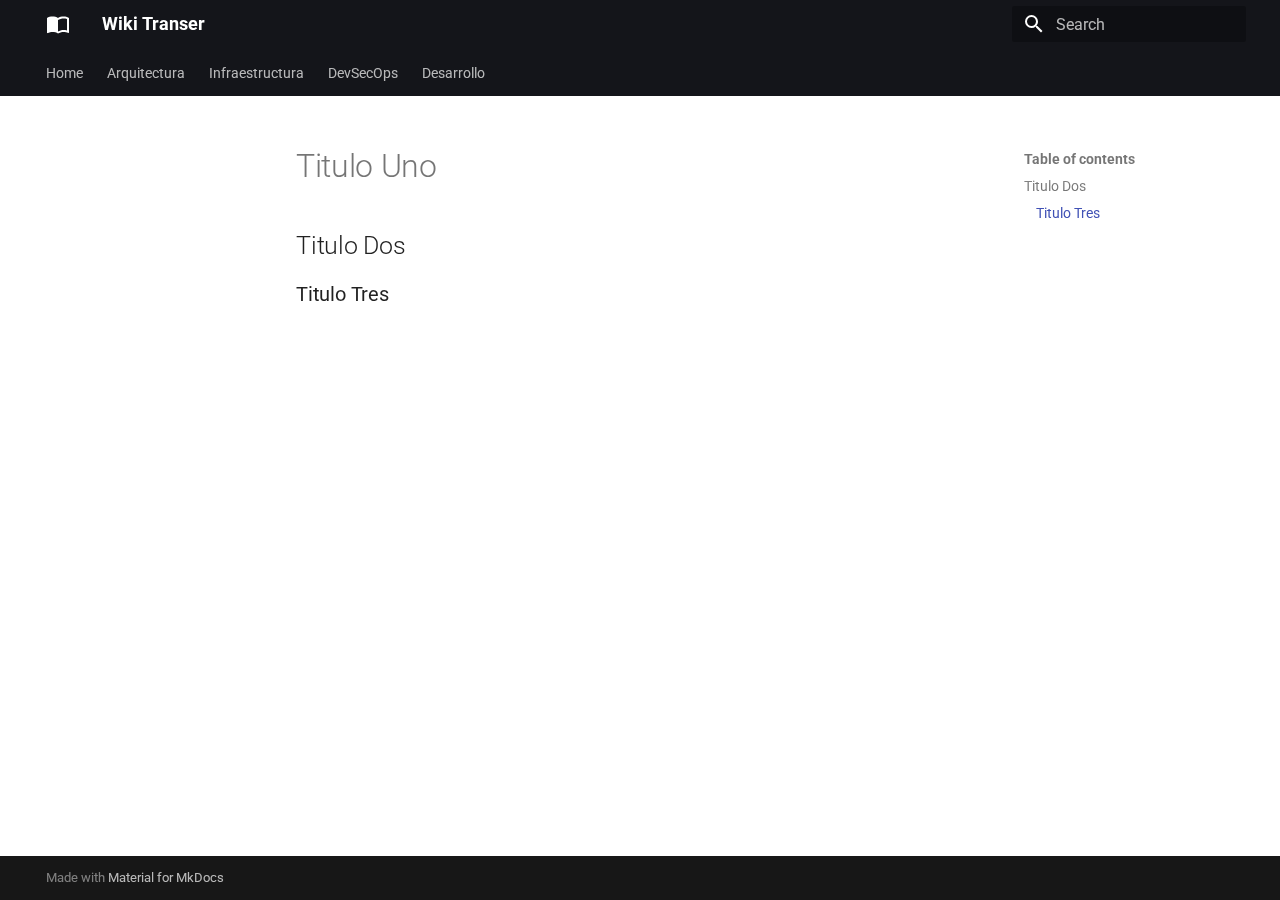
<file: site/template/index.html>
<!doctype html>
<html lang="en" class="no-js">
  <head>
    
      <meta charset="utf-8">
      <meta name="viewport" content="width=device-width,initial-scale=1">
      
      
        <meta name="author" content="Name and email the author of the document.">
      
      
      
        <link rel="prev" href="../explorer-guide/">
      
      
        <link rel="next" href="../arch/">
      
      
      <link rel="icon" href="../images/favicon.png">
      <meta name="generator" content="mkdocs-1.5.3, mkdocs-material-9.4.6">
    
    
      
        <title>Document title - Wiki Transer</title>
      
    
    
      <link rel="stylesheet" href="../assets/stylesheets/main.35e1ed30.min.css">
      
        
        <link rel="stylesheet" href="../assets/stylesheets/palette.356b1318.min.css">
      
      


    
    
      
    
    
      
        
        
        <link rel="preconnect" href="https://fonts.gstatic.com" crossorigin>
        <link rel="stylesheet" href="https://fonts.googleapis.com/css?family=Roboto:300,300i,400,400i,700,700i%7CRoboto+Mono:400,400i,700,700i&display=fallback">
        <style>:root{--md-text-font:"Roboto";--md-code-font:"Roboto Mono"}</style>
      
    
    
      <link rel="stylesheet" href="../css/extra.css">
    
    <script>__md_scope=new URL("..",location),__md_hash=e=>[...e].reduce((e,_)=>(e<<5)-e+_.charCodeAt(0),0),__md_get=(e,_=localStorage,t=__md_scope)=>JSON.parse(_.getItem(t.pathname+"."+e)),__md_set=(e,_,t=localStorage,a=__md_scope)=>{try{t.setItem(a.pathname+"."+e,JSON.stringify(_))}catch(e){}}</script>
    
      

    
    
    
  </head>
  
  
    
    
    
    
    
    <body dir="ltr" data-md-color-scheme="default" data-md-color-primary="black" data-md-color-accent="deep-purple">
  
    
    
    <input class="md-toggle" data-md-toggle="drawer" type="checkbox" id="__drawer" autocomplete="off">
    <input class="md-toggle" data-md-toggle="search" type="checkbox" id="__search" autocomplete="off">
    <label class="md-overlay" for="__drawer"></label>
    <div data-md-component="skip">
      
        
        <a href="#titulo-uno" class="md-skip">
          Skip to content
        </a>
      
    </div>
    <div data-md-component="announce">
      
    </div>
    
    
      

<header class="md-header" data-md-component="header">
  <nav class="md-header__inner md-grid" aria-label="Header">
    <a href=".." title="Wiki Transer" class="md-header__button md-logo" aria-label="Wiki Transer" data-md-component="logo">
      
  
  <svg xmlns="http://www.w3.org/2000/svg" viewBox="0 0 24 24"><path d="M21 5c-1.11-.35-2.33-.5-3.5-.5-1.95 0-4.05.4-5.5 1.5-1.45-1.1-3.55-1.5-5.5-1.5-1.95 0-4.05.4-5.5 1.5v14.65c0 .25.25.5.5.5.1 0 .15-.05.25-.05C3.1 20.45 5.05 20 6.5 20c1.95 0 4.05.4 5.5 1.5 1.35-.85 3.8-1.5 5.5-1.5 1.65 0 3.35.3 4.75 1.05.1.05.15.05.25.05.25 0 .5-.25.5-.5V6c-.6-.45-1.25-.75-2-1m0 13.5c-1.1-.35-2.3-.5-3.5-.5-1.7 0-4.15.65-5.5 1.5V8c1.35-.85 3.8-1.5 5.5-1.5 1.2 0 2.4.15 3.5.5v11.5Z"/></svg>

    </a>
    <label class="md-header__button md-icon" for="__drawer">
      
      <svg xmlns="http://www.w3.org/2000/svg" viewBox="0 0 24 24"><path d="M3 6h18v2H3V6m0 5h18v2H3v-2m0 5h18v2H3v-2Z"/></svg>
    </label>
    <div class="md-header__title" data-md-component="header-title">
      <div class="md-header__ellipsis">
        <div class="md-header__topic">
          <span class="md-ellipsis">
            Wiki Transer
          </span>
        </div>
        <div class="md-header__topic" data-md-component="header-topic">
          <span class="md-ellipsis">
            
              Document title
            
          </span>
        </div>
      </div>
    </div>
    
      
    
    
    
      <label class="md-header__button md-icon" for="__search">
        
        <svg xmlns="http://www.w3.org/2000/svg" viewBox="0 0 24 24"><path d="M9.5 3A6.5 6.5 0 0 1 16 9.5c0 1.61-.59 3.09-1.56 4.23l.27.27h.79l5 5-1.5 1.5-5-5v-.79l-.27-.27A6.516 6.516 0 0 1 9.5 16 6.5 6.5 0 0 1 3 9.5 6.5 6.5 0 0 1 9.5 3m0 2C7 5 5 7 5 9.5S7 14 9.5 14 14 12 14 9.5 12 5 9.5 5Z"/></svg>
      </label>
      <div class="md-search" data-md-component="search" role="dialog">
  <label class="md-search__overlay" for="__search"></label>
  <div class="md-search__inner" role="search">
    <form class="md-search__form" name="search">
      <input type="text" class="md-search__input" name="query" aria-label="Search" placeholder="Search" autocapitalize="off" autocorrect="off" autocomplete="off" spellcheck="false" data-md-component="search-query" required>
      <label class="md-search__icon md-icon" for="__search">
        
        <svg xmlns="http://www.w3.org/2000/svg" viewBox="0 0 24 24"><path d="M9.5 3A6.5 6.5 0 0 1 16 9.5c0 1.61-.59 3.09-1.56 4.23l.27.27h.79l5 5-1.5 1.5-5-5v-.79l-.27-.27A6.516 6.516 0 0 1 9.5 16 6.5 6.5 0 0 1 3 9.5 6.5 6.5 0 0 1 9.5 3m0 2C7 5 5 7 5 9.5S7 14 9.5 14 14 12 14 9.5 12 5 9.5 5Z"/></svg>
        
        <svg xmlns="http://www.w3.org/2000/svg" viewBox="0 0 24 24"><path d="M20 11v2H8l5.5 5.5-1.42 1.42L4.16 12l7.92-7.92L13.5 5.5 8 11h12Z"/></svg>
      </label>
      <nav class="md-search__options" aria-label="Search">
        
        <button type="reset" class="md-search__icon md-icon" title="Clear" aria-label="Clear" tabindex="-1">
          
          <svg xmlns="http://www.w3.org/2000/svg" viewBox="0 0 24 24"><path d="M19 6.41 17.59 5 12 10.59 6.41 5 5 6.41 10.59 12 5 17.59 6.41 19 12 13.41 17.59 19 19 17.59 13.41 12 19 6.41Z"/></svg>
        </button>
      </nav>
      
    </form>
    <div class="md-search__output">
      <div class="md-search__scrollwrap" data-md-scrollfix>
        <div class="md-search-result" data-md-component="search-result">
          <div class="md-search-result__meta">
            Initializing search
          </div>
          <ol class="md-search-result__list" role="presentation"></ol>
        </div>
      </div>
    </div>
  </div>
</div>
    
    
  </nav>
  
</header>
    
    <div class="md-container" data-md-component="container">
      
      
        
          
            
<nav class="md-tabs" aria-label="Tabs" data-md-component="tabs">
  <div class="md-grid">
    <ul class="md-tabs__list">
      
        
  
  
  
    <li class="md-tabs__item">
      <a href=".." class="md-tabs__link">
        
  
    
  
  Home

      </a>
    </li>
  

      
        
  
  
  
    
    
      <li class="md-tabs__item">
        <a href="../arch/" class="md-tabs__link">
          
  
  Arquitectura

        </a>
      </li>
    
  

      
        
  
  
  
    
    
      <li class="md-tabs__item">
        <a href="../infra/" class="md-tabs__link">
          
  
  Infraestructura

        </a>
      </li>
    
  

      
        
  
  
  
    
    
      <li class="md-tabs__item">
        <a href="../devsecops/" class="md-tabs__link">
          
  
  DevSecOps

        </a>
      </li>
    
  

      
        
  
  
  
    
    
      <li class="md-tabs__item">
        <a href="../develop/" class="md-tabs__link">
          
  
  Desarrollo

        </a>
      </li>
    
  

      
    </ul>
  </div>
</nav>
          
        
      
      <main class="md-main" data-md-component="main">
        <div class="md-main__inner md-grid">
          
            
              
              <div class="md-sidebar md-sidebar--primary" data-md-component="sidebar" data-md-type="navigation" >
                <div class="md-sidebar__scrollwrap">
                  <div class="md-sidebar__inner">
                    


  


<nav class="md-nav md-nav--primary md-nav--lifted" aria-label="Navigation" data-md-level="0">
  <label class="md-nav__title" for="__drawer">
    <a href=".." title="Wiki Transer" class="md-nav__button md-logo" aria-label="Wiki Transer" data-md-component="logo">
      
  
  <svg xmlns="http://www.w3.org/2000/svg" viewBox="0 0 24 24"><path d="M21 5c-1.11-.35-2.33-.5-3.5-.5-1.95 0-4.05.4-5.5 1.5-1.45-1.1-3.55-1.5-5.5-1.5-1.95 0-4.05.4-5.5 1.5v14.65c0 .25.25.5.5.5.1 0 .15-.05.25-.05C3.1 20.45 5.05 20 6.5 20c1.95 0 4.05.4 5.5 1.5 1.35-.85 3.8-1.5 5.5-1.5 1.65 0 3.35.3 4.75 1.05.1.05.15.05.25.05.25 0 .5-.25.5-.5V6c-.6-.45-1.25-.75-2-1m0 13.5c-1.1-.35-2.3-.5-3.5-.5-1.7 0-4.15.65-5.5 1.5V8c1.35-.85 3.8-1.5 5.5-1.5 1.2 0 2.4.15 3.5.5v11.5Z"/></svg>

    </a>
    Wiki Transer
  </label>
  
  <ul class="md-nav__list" data-md-scrollfix>
    
      
      
  
  
  
    <li class="md-nav__item">
      <a href=".." class="md-nav__link">
        
  
  <span class="md-ellipsis">
    Home
  </span>
  

      </a>
    </li>
  

    
      
      
  
  
  
    
    
    
    
    
      
      
    
    <li class="md-nav__item md-nav__item--section md-nav__item--nested">
      
        
        
        
        <input class="md-nav__toggle md-toggle " type="checkbox" id="__nav_2" >
        
          
          <label class="md-nav__link" for="__nav_2" id="__nav_2_label" tabindex="">
            
  
  <span class="md-ellipsis">
    Arquitectura
  </span>
  

            <span class="md-nav__icon md-icon"></span>
          </label>
        
        <nav class="md-nav" data-md-level="1" aria-labelledby="__nav_2_label" aria-expanded="false">
          <label class="md-nav__title" for="__nav_2">
            <span class="md-nav__icon md-icon"></span>
            Arquitectura
          </label>
          <ul class="md-nav__list" data-md-scrollfix>
            
              
                
  
  
  
    <li class="md-nav__item">
      <a href="../arch/" class="md-nav__link">
        
  
  <span class="md-ellipsis">
    Bienvenido!! 
  </span>
  

      </a>
    </li>
  

              
            
          </ul>
        </nav>
      
    </li>
  

    
      
      
  
  
  
    
    
    
    
    
      
      
    
    <li class="md-nav__item md-nav__item--section md-nav__item--nested">
      
        
        
        
        <input class="md-nav__toggle md-toggle " type="checkbox" id="__nav_3" >
        
          
          <label class="md-nav__link" for="__nav_3" id="__nav_3_label" tabindex="">
            
  
  <span class="md-ellipsis">
    Infraestructura
  </span>
  

            <span class="md-nav__icon md-icon"></span>
          </label>
        
        <nav class="md-nav" data-md-level="1" aria-labelledby="__nav_3_label" aria-expanded="false">
          <label class="md-nav__title" for="__nav_3">
            <span class="md-nav__icon md-icon"></span>
            Infraestructura
          </label>
          <ul class="md-nav__list" data-md-scrollfix>
            
              
                
  
  
  
    <li class="md-nav__item">
      <a href="../infra/" class="md-nav__link">
        
  
  <span class="md-ellipsis">
    Bienvenido!! 
  </span>
  

      </a>
    </li>
  

              
            
          </ul>
        </nav>
      
    </li>
  

    
      
      
  
  
  
    
    
    
    
    
      
      
    
    <li class="md-nav__item md-nav__item--section md-nav__item--nested">
      
        
        
        
        <input class="md-nav__toggle md-toggle " type="checkbox" id="__nav_4" >
        
          
          <label class="md-nav__link" for="__nav_4" id="__nav_4_label" tabindex="">
            
  
  <span class="md-ellipsis">
    DevSecOps
  </span>
  

            <span class="md-nav__icon md-icon"></span>
          </label>
        
        <nav class="md-nav" data-md-level="1" aria-labelledby="__nav_4_label" aria-expanded="false">
          <label class="md-nav__title" for="__nav_4">
            <span class="md-nav__icon md-icon"></span>
            DevSecOps
          </label>
          <ul class="md-nav__list" data-md-scrollfix>
            
              
                
  
  
  
    <li class="md-nav__item">
      <a href="../devsecops/" class="md-nav__link">
        
  
  <span class="md-ellipsis">
    Bienvenido!! 
  </span>
  

      </a>
    </li>
  

              
            
              
                
  
  
  
    
    
    
    
    
    <li class="md-nav__item md-nav__item--nested">
      
        
        
        
        <input class="md-nav__toggle md-toggle " type="checkbox" id="__nav_4_2" >
        
          
          <label class="md-nav__link" for="__nav_4_2" id="__nav_4_2_label" tabindex="0">
            
  
  <span class="md-ellipsis">
    CICD
  </span>
  

            <span class="md-nav__icon md-icon"></span>
          </label>
        
        <nav class="md-nav" data-md-level="2" aria-labelledby="__nav_4_2_label" aria-expanded="false">
          <label class="md-nav__title" for="__nav_4_2">
            <span class="md-nav__icon md-icon"></span>
            CICD
          </label>
          <ul class="md-nav__list" data-md-scrollfix>
            
              
                
  
  
  
    <li class="md-nav__item">
      <a href="../devsecops/CICD/" class="md-nav__link">
        
  
  <span class="md-ellipsis">
    Inicio 
  </span>
  

      </a>
    </li>
  

              
            
              
                
  
  
  
    <li class="md-nav__item">
      <a href="../devsecops/CICD/CI-CD-App-Mobile/" class="md-nav__link">
        
  
  <span class="md-ellipsis">
    CI CD App Mobile
  </span>
  

      </a>
    </li>
  

              
            
              
                
  
  
  
    <li class="md-nav__item">
      <a href="../devsecops/CICD/CI-CD-Lambda-Functions/" class="md-nav__link">
        
  
  <span class="md-ellipsis">
    CI CD Lambda Functions
  </span>
  

      </a>
    </li>
  

              
            
              
                
  
  
  
    <li class="md-nav__item">
      <a href="../devsecops/CICD/CI-CD-Microfront/" class="md-nav__link">
        
  
  <span class="md-ellipsis">
    CI CD Microfront
  </span>
  

      </a>
    </li>
  

              
            
              
                
  
  
  
    <li class="md-nav__item">
      <a href="../devsecops/CICD/CI-CD-Microservicios/" class="md-nav__link">
        
  
  <span class="md-ellipsis">
    CI/CD Microservicios 
  </span>
  

      </a>
    </li>
  

              
            
          </ul>
        </nav>
      
    </li>
  

              
            
          </ul>
        </nav>
      
    </li>
  

    
      
      
  
  
  
    
    
    
    
    
      
      
    
    <li class="md-nav__item md-nav__item--section md-nav__item--nested">
      
        
        
        
        <input class="md-nav__toggle md-toggle " type="checkbox" id="__nav_5" >
        
          
          <label class="md-nav__link" for="__nav_5" id="__nav_5_label" tabindex="">
            
  
  <span class="md-ellipsis">
    Desarrollo
  </span>
  

            <span class="md-nav__icon md-icon"></span>
          </label>
        
        <nav class="md-nav" data-md-level="1" aria-labelledby="__nav_5_label" aria-expanded="false">
          <label class="md-nav__title" for="__nav_5">
            <span class="md-nav__icon md-icon"></span>
            Desarrollo
          </label>
          <ul class="md-nav__list" data-md-scrollfix>
            
              
                
  
  
  
    <li class="md-nav__item">
      <a href="../develop/" class="md-nav__link">
        
  
  <span class="md-ellipsis">
    Bienvenido!! 
  </span>
  

      </a>
    </li>
  

              
            
          </ul>
        </nav>
      
    </li>
  

    
  </ul>
</nav>
                  </div>
                </div>
              </div>
            
            
              
              <div class="md-sidebar md-sidebar--secondary" data-md-component="sidebar" data-md-type="toc" >
                <div class="md-sidebar__scrollwrap">
                  <div class="md-sidebar__inner">
                    

<nav class="md-nav md-nav--secondary" aria-label="Table of contents">
  
  
  
    
  
  
    <label class="md-nav__title" for="__toc">
      <span class="md-nav__icon md-icon"></span>
      Table of contents
    </label>
    <ul class="md-nav__list" data-md-component="toc" data-md-scrollfix>
      
        <li class="md-nav__item">
  <a href="#titulo-dos" class="md-nav__link">
    Titulo Dos
  </a>
  
    <nav class="md-nav" aria-label="Titulo Dos">
      <ul class="md-nav__list">
        
          <li class="md-nav__item">
  <a href="#titulo-tres" class="md-nav__link">
    Titulo Tres
  </a>
  
</li>
        
      </ul>
    </nav>
  
</li>
      
    </ul>
  
</nav>
                  </div>
                </div>
              </div>
            
          
          
            <div class="md-content" data-md-component="content">
              <article class="md-content__inner md-typeset">
                
                  


<h1 id="titulo-uno">Titulo Uno<a class="headerlink" href="#titulo-uno" title="Permanent link">&para;</a></h1>
<h2 id="titulo-dos">Titulo Dos<a class="headerlink" href="#titulo-dos" title="Permanent link">&para;</a></h2>
<h3 id="titulo-tres">Titulo Tres<a class="headerlink" href="#titulo-tres" title="Permanent link">&para;</a></h3>





                
              </article>
            </div>
          
          
        </div>
        
          <button type="button" class="md-top md-icon" data-md-component="top" hidden>
  
  <svg xmlns="http://www.w3.org/2000/svg" viewBox="0 0 24 24"><path d="M13 20h-2V8l-5.5 5.5-1.42-1.42L12 4.16l7.92 7.92-1.42 1.42L13 8v12Z"/></svg>
  Back to top
</button>
        
      </main>
      
        <footer class="md-footer">
  
  <div class="md-footer-meta md-typeset">
    <div class="md-footer-meta__inner md-grid">
      <div class="md-copyright">
  
  
    Made with
    <a href="https://squidfunk.github.io/mkdocs-material/" target="_blank" rel="noopener">
      Material for MkDocs
    </a>
  
</div>
      
    </div>
  </div>
</footer>
      
    </div>
    <div class="md-dialog" data-md-component="dialog">
      <div class="md-dialog__inner md-typeset"></div>
    </div>
    
    
    <script id="__config" type="application/json">{"base": "..", "features": ["navigation.instant", "navigation.tabs", "navigation.top", "content.code.annotate", "content.code.copy"], "search": "../assets/javascripts/workers/search.f886a092.min.js", "translations": {"clipboard.copied": "Copied to clipboard", "clipboard.copy": "Copy to clipboard", "search.result.more.one": "1 more on this page", "search.result.more.other": "# more on this page", "search.result.none": "No matching documents", "search.result.one": "1 matching document", "search.result.other": "# matching documents", "search.result.placeholder": "Type to start searching", "search.result.term.missing": "Missing", "select.version": "Select version"}}</script>
    
    
      <script src="../assets/javascripts/bundle.aecac24b.min.js"></script>
      
    
  </body>
</html>
</file>
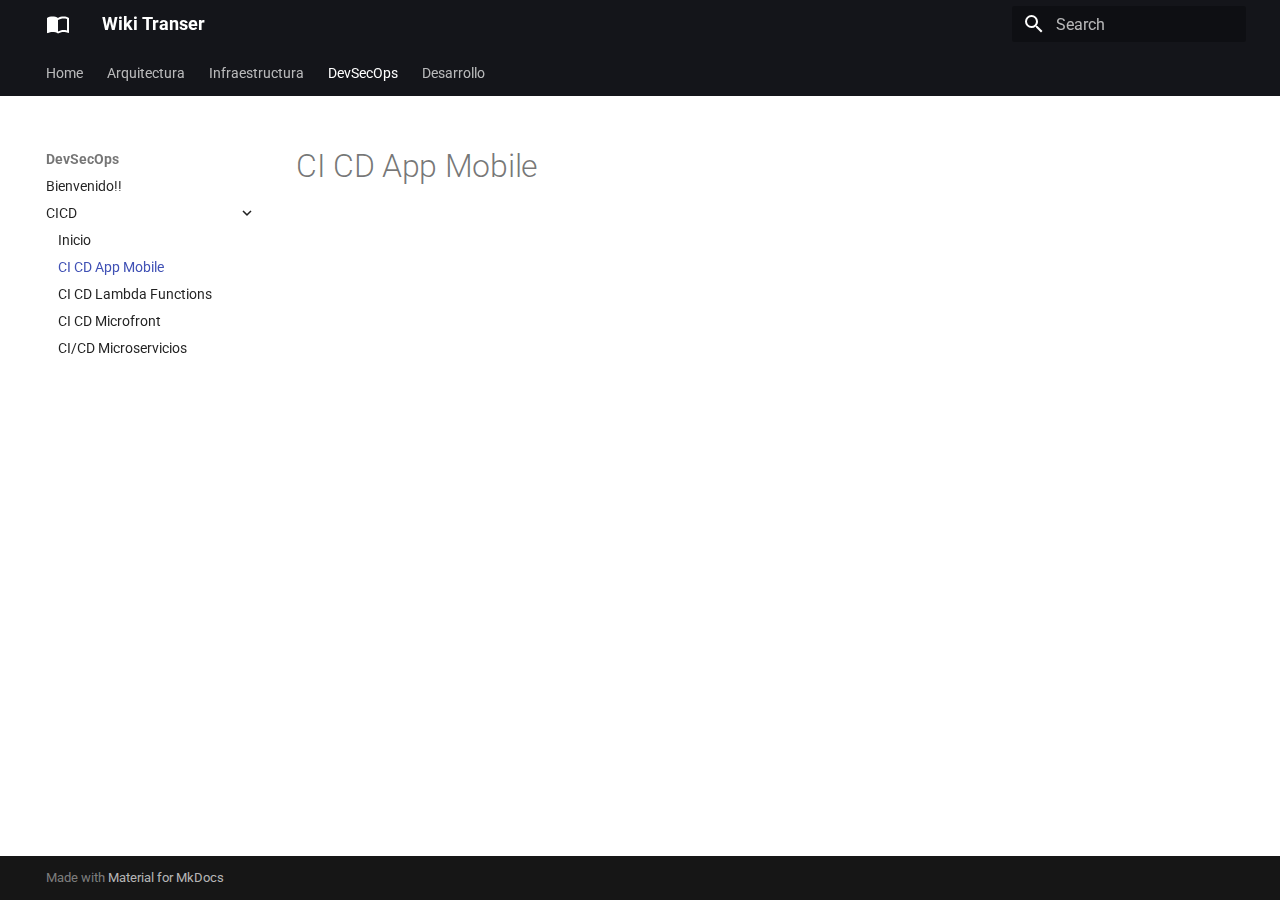
<file: site/devsecops/CICD/CI-CD-App-Mobile/index.html>
<!doctype html>
<html lang="en" class="no-js">
  <head>
    
      <meta charset="utf-8">
      <meta name="viewport" content="width=device-width,initial-scale=1">
      
      
      
      
        <link rel="prev" href="../">
      
      
        <link rel="next" href="../CI-CD-Lambda-Functions/">
      
      
      <link rel="icon" href="../../../images/favicon.png">
      <meta name="generator" content="mkdocs-1.5.3, mkdocs-material-9.4.6">
    
    
      
        <title>CI CD App Mobile - Wiki Transer</title>
      
    
    
      <link rel="stylesheet" href="../../../assets/stylesheets/main.35e1ed30.min.css">
      
        
        <link rel="stylesheet" href="../../../assets/stylesheets/palette.356b1318.min.css">
      
      


    
    
      
    
    
      
        
        
        <link rel="preconnect" href="https://fonts.gstatic.com" crossorigin>
        <link rel="stylesheet" href="https://fonts.googleapis.com/css?family=Roboto:300,300i,400,400i,700,700i%7CRoboto+Mono:400,400i,700,700i&display=fallback">
        <style>:root{--md-text-font:"Roboto";--md-code-font:"Roboto Mono"}</style>
      
    
    
      <link rel="stylesheet" href="../../../css/extra.css">
    
    <script>__md_scope=new URL("../../..",location),__md_hash=e=>[...e].reduce((e,_)=>(e<<5)-e+_.charCodeAt(0),0),__md_get=(e,_=localStorage,t=__md_scope)=>JSON.parse(_.getItem(t.pathname+"."+e)),__md_set=(e,_,t=localStorage,a=__md_scope)=>{try{t.setItem(a.pathname+"."+e,JSON.stringify(_))}catch(e){}}</script>
    
      

    
    
    
  </head>
  
  
    
    
    
    
    
    <body dir="ltr" data-md-color-scheme="default" data-md-color-primary="black" data-md-color-accent="deep-purple">
  
    
    
    <input class="md-toggle" data-md-toggle="drawer" type="checkbox" id="__drawer" autocomplete="off">
    <input class="md-toggle" data-md-toggle="search" type="checkbox" id="__search" autocomplete="off">
    <label class="md-overlay" for="__drawer"></label>
    <div data-md-component="skip">
      
    </div>
    <div data-md-component="announce">
      
    </div>
    
    
      

<header class="md-header" data-md-component="header">
  <nav class="md-header__inner md-grid" aria-label="Header">
    <a href="../../.." title="Wiki Transer" class="md-header__button md-logo" aria-label="Wiki Transer" data-md-component="logo">
      
  
  <svg xmlns="http://www.w3.org/2000/svg" viewBox="0 0 24 24"><path d="M21 5c-1.11-.35-2.33-.5-3.5-.5-1.95 0-4.05.4-5.5 1.5-1.45-1.1-3.55-1.5-5.5-1.5-1.95 0-4.05.4-5.5 1.5v14.65c0 .25.25.5.5.5.1 0 .15-.05.25-.05C3.1 20.45 5.05 20 6.5 20c1.95 0 4.05.4 5.5 1.5 1.35-.85 3.8-1.5 5.5-1.5 1.65 0 3.35.3 4.75 1.05.1.05.15.05.25.05.25 0 .5-.25.5-.5V6c-.6-.45-1.25-.75-2-1m0 13.5c-1.1-.35-2.3-.5-3.5-.5-1.7 0-4.15.65-5.5 1.5V8c1.35-.85 3.8-1.5 5.5-1.5 1.2 0 2.4.15 3.5.5v11.5Z"/></svg>

    </a>
    <label class="md-header__button md-icon" for="__drawer">
      
      <svg xmlns="http://www.w3.org/2000/svg" viewBox="0 0 24 24"><path d="M3 6h18v2H3V6m0 5h18v2H3v-2m0 5h18v2H3v-2Z"/></svg>
    </label>
    <div class="md-header__title" data-md-component="header-title">
      <div class="md-header__ellipsis">
        <div class="md-header__topic">
          <span class="md-ellipsis">
            Wiki Transer
          </span>
        </div>
        <div class="md-header__topic" data-md-component="header-topic">
          <span class="md-ellipsis">
            
              CI CD App Mobile
            
          </span>
        </div>
      </div>
    </div>
    
      
    
    
    
      <label class="md-header__button md-icon" for="__search">
        
        <svg xmlns="http://www.w3.org/2000/svg" viewBox="0 0 24 24"><path d="M9.5 3A6.5 6.5 0 0 1 16 9.5c0 1.61-.59 3.09-1.56 4.23l.27.27h.79l5 5-1.5 1.5-5-5v-.79l-.27-.27A6.516 6.516 0 0 1 9.5 16 6.5 6.5 0 0 1 3 9.5 6.5 6.5 0 0 1 9.5 3m0 2C7 5 5 7 5 9.5S7 14 9.5 14 14 12 14 9.5 12 5 9.5 5Z"/></svg>
      </label>
      <div class="md-search" data-md-component="search" role="dialog">
  <label class="md-search__overlay" for="__search"></label>
  <div class="md-search__inner" role="search">
    <form class="md-search__form" name="search">
      <input type="text" class="md-search__input" name="query" aria-label="Search" placeholder="Search" autocapitalize="off" autocorrect="off" autocomplete="off" spellcheck="false" data-md-component="search-query" required>
      <label class="md-search__icon md-icon" for="__search">
        
        <svg xmlns="http://www.w3.org/2000/svg" viewBox="0 0 24 24"><path d="M9.5 3A6.5 6.5 0 0 1 16 9.5c0 1.61-.59 3.09-1.56 4.23l.27.27h.79l5 5-1.5 1.5-5-5v-.79l-.27-.27A6.516 6.516 0 0 1 9.5 16 6.5 6.5 0 0 1 3 9.5 6.5 6.5 0 0 1 9.5 3m0 2C7 5 5 7 5 9.5S7 14 9.5 14 14 12 14 9.5 12 5 9.5 5Z"/></svg>
        
        <svg xmlns="http://www.w3.org/2000/svg" viewBox="0 0 24 24"><path d="M20 11v2H8l5.5 5.5-1.42 1.42L4.16 12l7.92-7.92L13.5 5.5 8 11h12Z"/></svg>
      </label>
      <nav class="md-search__options" aria-label="Search">
        
        <button type="reset" class="md-search__icon md-icon" title="Clear" aria-label="Clear" tabindex="-1">
          
          <svg xmlns="http://www.w3.org/2000/svg" viewBox="0 0 24 24"><path d="M19 6.41 17.59 5 12 10.59 6.41 5 5 6.41 10.59 12 5 17.59 6.41 19 12 13.41 17.59 19 19 17.59 13.41 12 19 6.41Z"/></svg>
        </button>
      </nav>
      
    </form>
    <div class="md-search__output">
      <div class="md-search__scrollwrap" data-md-scrollfix>
        <div class="md-search-result" data-md-component="search-result">
          <div class="md-search-result__meta">
            Initializing search
          </div>
          <ol class="md-search-result__list" role="presentation"></ol>
        </div>
      </div>
    </div>
  </div>
</div>
    
    
  </nav>
  
</header>
    
    <div class="md-container" data-md-component="container">
      
      
        
          
            
<nav class="md-tabs" aria-label="Tabs" data-md-component="tabs">
  <div class="md-grid">
    <ul class="md-tabs__list">
      
        
  
  
  
    <li class="md-tabs__item">
      <a href="../../.." class="md-tabs__link">
        
  
    
  
  Home

      </a>
    </li>
  

      
        
  
  
  
    
    
      <li class="md-tabs__item">
        <a href="../../../arch/" class="md-tabs__link">
          
  
  Arquitectura

        </a>
      </li>
    
  

      
        
  
  
  
    
    
      <li class="md-tabs__item">
        <a href="../../../infra/" class="md-tabs__link">
          
  
  Infraestructura

        </a>
      </li>
    
  

      
        
  
  
    
  
  
    
    
      <li class="md-tabs__item md-tabs__item--active">
        <a href="../../" class="md-tabs__link">
          
  
  DevSecOps

        </a>
      </li>
    
  

      
        
  
  
  
    
    
      <li class="md-tabs__item">
        <a href="../../../develop/" class="md-tabs__link">
          
  
  Desarrollo

        </a>
      </li>
    
  

      
    </ul>
  </div>
</nav>
          
        
      
      <main class="md-main" data-md-component="main">
        <div class="md-main__inner md-grid">
          
            
              
              <div class="md-sidebar md-sidebar--primary" data-md-component="sidebar" data-md-type="navigation" >
                <div class="md-sidebar__scrollwrap">
                  <div class="md-sidebar__inner">
                    


  


<nav class="md-nav md-nav--primary md-nav--lifted" aria-label="Navigation" data-md-level="0">
  <label class="md-nav__title" for="__drawer">
    <a href="../../.." title="Wiki Transer" class="md-nav__button md-logo" aria-label="Wiki Transer" data-md-component="logo">
      
  
  <svg xmlns="http://www.w3.org/2000/svg" viewBox="0 0 24 24"><path d="M21 5c-1.11-.35-2.33-.5-3.5-.5-1.95 0-4.05.4-5.5 1.5-1.45-1.1-3.55-1.5-5.5-1.5-1.95 0-4.05.4-5.5 1.5v14.65c0 .25.25.5.5.5.1 0 .15-.05.25-.05C3.1 20.45 5.05 20 6.5 20c1.95 0 4.05.4 5.5 1.5 1.35-.85 3.8-1.5 5.5-1.5 1.65 0 3.35.3 4.75 1.05.1.05.15.05.25.05.25 0 .5-.25.5-.5V6c-.6-.45-1.25-.75-2-1m0 13.5c-1.1-.35-2.3-.5-3.5-.5-1.7 0-4.15.65-5.5 1.5V8c1.35-.85 3.8-1.5 5.5-1.5 1.2 0 2.4.15 3.5.5v11.5Z"/></svg>

    </a>
    Wiki Transer
  </label>
  
  <ul class="md-nav__list" data-md-scrollfix>
    
      
      
  
  
  
    <li class="md-nav__item">
      <a href="../../.." class="md-nav__link">
        
  
  <span class="md-ellipsis">
    Home
  </span>
  

      </a>
    </li>
  

    
      
      
  
  
  
    
    
    
    
    
      
      
    
    <li class="md-nav__item md-nav__item--section md-nav__item--nested">
      
        
        
        
        <input class="md-nav__toggle md-toggle " type="checkbox" id="__nav_2" >
        
          
          <label class="md-nav__link" for="__nav_2" id="__nav_2_label" tabindex="">
            
  
  <span class="md-ellipsis">
    Arquitectura
  </span>
  

            <span class="md-nav__icon md-icon"></span>
          </label>
        
        <nav class="md-nav" data-md-level="1" aria-labelledby="__nav_2_label" aria-expanded="false">
          <label class="md-nav__title" for="__nav_2">
            <span class="md-nav__icon md-icon"></span>
            Arquitectura
          </label>
          <ul class="md-nav__list" data-md-scrollfix>
            
              
                
  
  
  
    <li class="md-nav__item">
      <a href="../../../arch/" class="md-nav__link">
        
  
  <span class="md-ellipsis">
    Bienvenido!! 
  </span>
  

      </a>
    </li>
  

              
            
          </ul>
        </nav>
      
    </li>
  

    
      
      
  
  
  
    
    
    
    
    
      
      
    
    <li class="md-nav__item md-nav__item--section md-nav__item--nested">
      
        
        
        
        <input class="md-nav__toggle md-toggle " type="checkbox" id="__nav_3" >
        
          
          <label class="md-nav__link" for="__nav_3" id="__nav_3_label" tabindex="">
            
  
  <span class="md-ellipsis">
    Infraestructura
  </span>
  

            <span class="md-nav__icon md-icon"></span>
          </label>
        
        <nav class="md-nav" data-md-level="1" aria-labelledby="__nav_3_label" aria-expanded="false">
          <label class="md-nav__title" for="__nav_3">
            <span class="md-nav__icon md-icon"></span>
            Infraestructura
          </label>
          <ul class="md-nav__list" data-md-scrollfix>
            
              
                
  
  
  
    <li class="md-nav__item">
      <a href="../../../infra/" class="md-nav__link">
        
  
  <span class="md-ellipsis">
    Bienvenido!! 
  </span>
  

      </a>
    </li>
  

              
            
          </ul>
        </nav>
      
    </li>
  

    
      
      
  
  
    
  
  
    
    
    
    
    
      
      
    
    <li class="md-nav__item md-nav__item--active md-nav__item--section md-nav__item--nested">
      
        
        
        
        <input class="md-nav__toggle md-toggle " type="checkbox" id="__nav_4" checked>
        
          
          <label class="md-nav__link" for="__nav_4" id="__nav_4_label" tabindex="">
            
  
  <span class="md-ellipsis">
    DevSecOps
  </span>
  

            <span class="md-nav__icon md-icon"></span>
          </label>
        
        <nav class="md-nav" data-md-level="1" aria-labelledby="__nav_4_label" aria-expanded="true">
          <label class="md-nav__title" for="__nav_4">
            <span class="md-nav__icon md-icon"></span>
            DevSecOps
          </label>
          <ul class="md-nav__list" data-md-scrollfix>
            
              
                
  
  
  
    <li class="md-nav__item">
      <a href="../../" class="md-nav__link">
        
  
  <span class="md-ellipsis">
    Bienvenido!! 
  </span>
  

      </a>
    </li>
  

              
            
              
                
  
  
    
  
  
    
    
    
    
    
    <li class="md-nav__item md-nav__item--active md-nav__item--nested">
      
        
        
        
        <input class="md-nav__toggle md-toggle " type="checkbox" id="__nav_4_2" checked>
        
          
          <label class="md-nav__link" for="__nav_4_2" id="__nav_4_2_label" tabindex="0">
            
  
  <span class="md-ellipsis">
    CICD
  </span>
  

            <span class="md-nav__icon md-icon"></span>
          </label>
        
        <nav class="md-nav" data-md-level="2" aria-labelledby="__nav_4_2_label" aria-expanded="true">
          <label class="md-nav__title" for="__nav_4_2">
            <span class="md-nav__icon md-icon"></span>
            CICD
          </label>
          <ul class="md-nav__list" data-md-scrollfix>
            
              
                
  
  
  
    <li class="md-nav__item">
      <a href="../" class="md-nav__link">
        
  
  <span class="md-ellipsis">
    Inicio 
  </span>
  

      </a>
    </li>
  

              
            
              
                
  
  
    
  
  
    <li class="md-nav__item md-nav__item--active">
      
      <input class="md-nav__toggle md-toggle" type="checkbox" id="__toc">
      
      
      
      <a href="./" class="md-nav__link md-nav__link--active">
        
  
  <span class="md-ellipsis">
    CI CD App Mobile
  </span>
  

      </a>
      
    </li>
  

              
            
              
                
  
  
  
    <li class="md-nav__item">
      <a href="../CI-CD-Lambda-Functions/" class="md-nav__link">
        
  
  <span class="md-ellipsis">
    CI CD Lambda Functions
  </span>
  

      </a>
    </li>
  

              
            
              
                
  
  
  
    <li class="md-nav__item">
      <a href="../CI-CD-Microfront/" class="md-nav__link">
        
  
  <span class="md-ellipsis">
    CI CD Microfront
  </span>
  

      </a>
    </li>
  

              
            
              
                
  
  
  
    <li class="md-nav__item">
      <a href="../CI-CD-Microservicios/" class="md-nav__link">
        
  
  <span class="md-ellipsis">
    CI/CD Microservicios 
  </span>
  

      </a>
    </li>
  

              
            
          </ul>
        </nav>
      
    </li>
  

              
            
          </ul>
        </nav>
      
    </li>
  

    
      
      
  
  
  
    
    
    
    
    
      
      
    
    <li class="md-nav__item md-nav__item--section md-nav__item--nested">
      
        
        
        
        <input class="md-nav__toggle md-toggle " type="checkbox" id="__nav_5" >
        
          
          <label class="md-nav__link" for="__nav_5" id="__nav_5_label" tabindex="">
            
  
  <span class="md-ellipsis">
    Desarrollo
  </span>
  

            <span class="md-nav__icon md-icon"></span>
          </label>
        
        <nav class="md-nav" data-md-level="1" aria-labelledby="__nav_5_label" aria-expanded="false">
          <label class="md-nav__title" for="__nav_5">
            <span class="md-nav__icon md-icon"></span>
            Desarrollo
          </label>
          <ul class="md-nav__list" data-md-scrollfix>
            
              
                
  
  
  
    <li class="md-nav__item">
      <a href="../../../develop/" class="md-nav__link">
        
  
  <span class="md-ellipsis">
    Bienvenido!! 
  </span>
  

      </a>
    </li>
  

              
            
          </ul>
        </nav>
      
    </li>
  

    
  </ul>
</nav>
                  </div>
                </div>
              </div>
            
            
              
              <div class="md-sidebar md-sidebar--secondary" data-md-component="sidebar" data-md-type="toc" >
                <div class="md-sidebar__scrollwrap">
                  <div class="md-sidebar__inner">
                    

<nav class="md-nav md-nav--secondary" aria-label="Table of contents">
  
  
  
  
</nav>
                  </div>
                </div>
              </div>
            
          
          
            <div class="md-content" data-md-component="content">
              <article class="md-content__inner md-typeset">
                
                  


  <h1>CI CD App Mobile</h1>







                
              </article>
            </div>
          
          
        </div>
        
          <button type="button" class="md-top md-icon" data-md-component="top" hidden>
  
  <svg xmlns="http://www.w3.org/2000/svg" viewBox="0 0 24 24"><path d="M13 20h-2V8l-5.5 5.5-1.42-1.42L12 4.16l7.92 7.92-1.42 1.42L13 8v12Z"/></svg>
  Back to top
</button>
        
      </main>
      
        <footer class="md-footer">
  
  <div class="md-footer-meta md-typeset">
    <div class="md-footer-meta__inner md-grid">
      <div class="md-copyright">
  
  
    Made with
    <a href="https://squidfunk.github.io/mkdocs-material/" target="_blank" rel="noopener">
      Material for MkDocs
    </a>
  
</div>
      
    </div>
  </div>
</footer>
      
    </div>
    <div class="md-dialog" data-md-component="dialog">
      <div class="md-dialog__inner md-typeset"></div>
    </div>
    
    
    <script id="__config" type="application/json">{"base": "../../..", "features": ["navigation.instant", "navigation.tabs", "navigation.top", "content.code.annotate", "content.code.copy"], "search": "../../../assets/javascripts/workers/search.f886a092.min.js", "translations": {"clipboard.copied": "Copied to clipboard", "clipboard.copy": "Copy to clipboard", "search.result.more.one": "1 more on this page", "search.result.more.other": "# more on this page", "search.result.none": "No matching documents", "search.result.one": "1 matching document", "search.result.other": "# matching documents", "search.result.placeholder": "Type to start searching", "search.result.term.missing": "Missing", "select.version": "Select version"}}</script>
    
    
      <script src="../../../assets/javascripts/bundle.aecac24b.min.js"></script>
      
    
  </body>
</html>
</file>
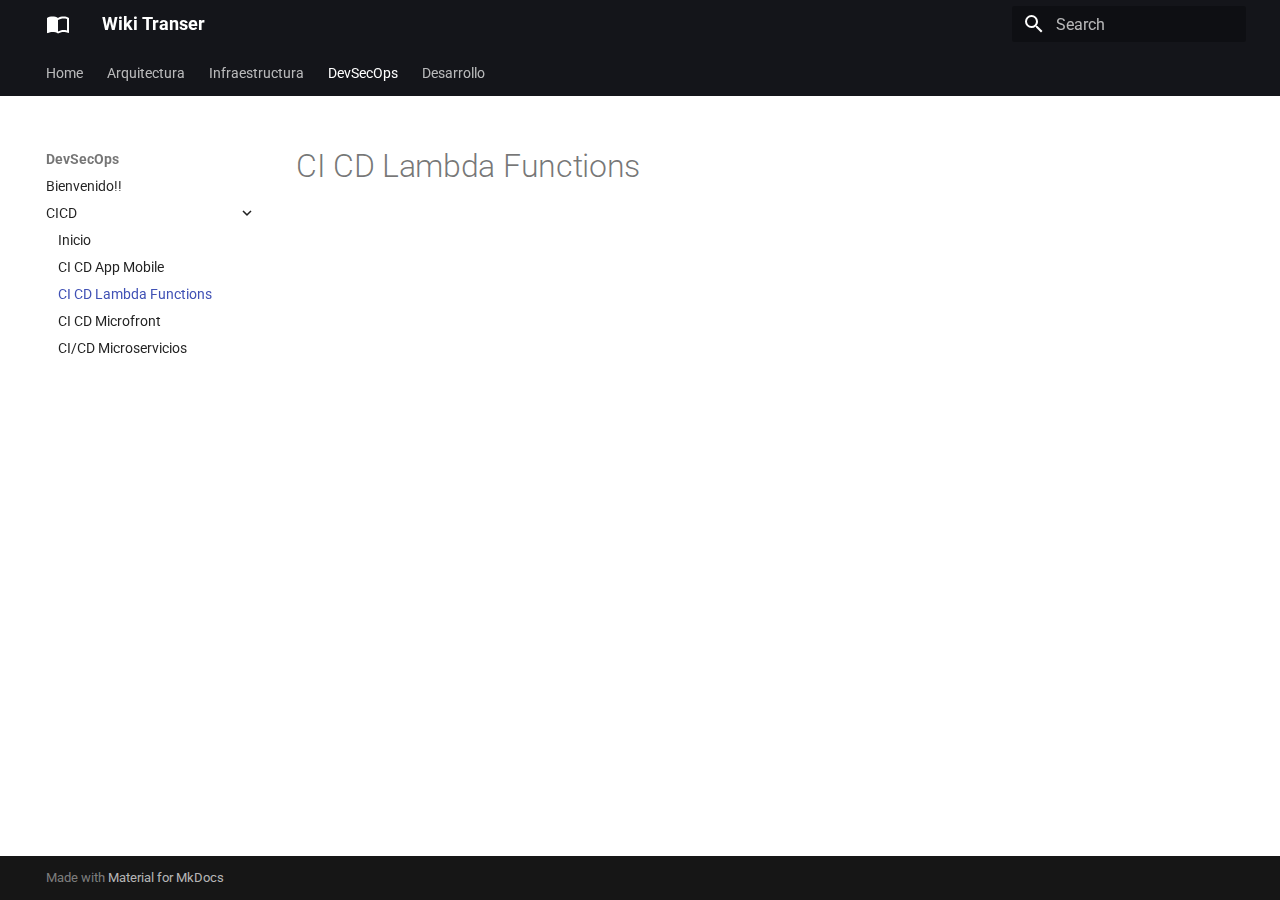
<file: site/devsecops/CICD/CI-CD-Lambda-Functions/index.html>
<!doctype html>
<html lang="en" class="no-js">
  <head>
    
      <meta charset="utf-8">
      <meta name="viewport" content="width=device-width,initial-scale=1">
      
      
      
      
        <link rel="prev" href="../CI-CD-App-Mobile/">
      
      
        <link rel="next" href="../CI-CD-Microfront/">
      
      
      <link rel="icon" href="../../../images/favicon.png">
      <meta name="generator" content="mkdocs-1.5.3, mkdocs-material-9.4.6">
    
    
      
        <title>CI CD Lambda Functions - Wiki Transer</title>
      
    
    
      <link rel="stylesheet" href="../../../assets/stylesheets/main.35e1ed30.min.css">
      
        
        <link rel="stylesheet" href="../../../assets/stylesheets/palette.356b1318.min.css">
      
      


    
    
      
    
    
      
        
        
        <link rel="preconnect" href="https://fonts.gstatic.com" crossorigin>
        <link rel="stylesheet" href="https://fonts.googleapis.com/css?family=Roboto:300,300i,400,400i,700,700i%7CRoboto+Mono:400,400i,700,700i&display=fallback">
        <style>:root{--md-text-font:"Roboto";--md-code-font:"Roboto Mono"}</style>
      
    
    
      <link rel="stylesheet" href="../../../css/extra.css">
    
    <script>__md_scope=new URL("../../..",location),__md_hash=e=>[...e].reduce((e,_)=>(e<<5)-e+_.charCodeAt(0),0),__md_get=(e,_=localStorage,t=__md_scope)=>JSON.parse(_.getItem(t.pathname+"."+e)),__md_set=(e,_,t=localStorage,a=__md_scope)=>{try{t.setItem(a.pathname+"."+e,JSON.stringify(_))}catch(e){}}</script>
    
      

    
    
    
  </head>
  
  
    
    
    
    
    
    <body dir="ltr" data-md-color-scheme="default" data-md-color-primary="black" data-md-color-accent="deep-purple">
  
    
    
    <input class="md-toggle" data-md-toggle="drawer" type="checkbox" id="__drawer" autocomplete="off">
    <input class="md-toggle" data-md-toggle="search" type="checkbox" id="__search" autocomplete="off">
    <label class="md-overlay" for="__drawer"></label>
    <div data-md-component="skip">
      
    </div>
    <div data-md-component="announce">
      
    </div>
    
    
      

<header class="md-header" data-md-component="header">
  <nav class="md-header__inner md-grid" aria-label="Header">
    <a href="../../.." title="Wiki Transer" class="md-header__button md-logo" aria-label="Wiki Transer" data-md-component="logo">
      
  
  <svg xmlns="http://www.w3.org/2000/svg" viewBox="0 0 24 24"><path d="M21 5c-1.11-.35-2.33-.5-3.5-.5-1.95 0-4.05.4-5.5 1.5-1.45-1.1-3.55-1.5-5.5-1.5-1.95 0-4.05.4-5.5 1.5v14.65c0 .25.25.5.5.5.1 0 .15-.05.25-.05C3.1 20.45 5.05 20 6.5 20c1.95 0 4.05.4 5.5 1.5 1.35-.85 3.8-1.5 5.5-1.5 1.65 0 3.35.3 4.75 1.05.1.05.15.05.25.05.25 0 .5-.25.5-.5V6c-.6-.45-1.25-.75-2-1m0 13.5c-1.1-.35-2.3-.5-3.5-.5-1.7 0-4.15.65-5.5 1.5V8c1.35-.85 3.8-1.5 5.5-1.5 1.2 0 2.4.15 3.5.5v11.5Z"/></svg>

    </a>
    <label class="md-header__button md-icon" for="__drawer">
      
      <svg xmlns="http://www.w3.org/2000/svg" viewBox="0 0 24 24"><path d="M3 6h18v2H3V6m0 5h18v2H3v-2m0 5h18v2H3v-2Z"/></svg>
    </label>
    <div class="md-header__title" data-md-component="header-title">
      <div class="md-header__ellipsis">
        <div class="md-header__topic">
          <span class="md-ellipsis">
            Wiki Transer
          </span>
        </div>
        <div class="md-header__topic" data-md-component="header-topic">
          <span class="md-ellipsis">
            
              CI CD Lambda Functions
            
          </span>
        </div>
      </div>
    </div>
    
      
    
    
    
      <label class="md-header__button md-icon" for="__search">
        
        <svg xmlns="http://www.w3.org/2000/svg" viewBox="0 0 24 24"><path d="M9.5 3A6.5 6.5 0 0 1 16 9.5c0 1.61-.59 3.09-1.56 4.23l.27.27h.79l5 5-1.5 1.5-5-5v-.79l-.27-.27A6.516 6.516 0 0 1 9.5 16 6.5 6.5 0 0 1 3 9.5 6.5 6.5 0 0 1 9.5 3m0 2C7 5 5 7 5 9.5S7 14 9.5 14 14 12 14 9.5 12 5 9.5 5Z"/></svg>
      </label>
      <div class="md-search" data-md-component="search" role="dialog">
  <label class="md-search__overlay" for="__search"></label>
  <div class="md-search__inner" role="search">
    <form class="md-search__form" name="search">
      <input type="text" class="md-search__input" name="query" aria-label="Search" placeholder="Search" autocapitalize="off" autocorrect="off" autocomplete="off" spellcheck="false" data-md-component="search-query" required>
      <label class="md-search__icon md-icon" for="__search">
        
        <svg xmlns="http://www.w3.org/2000/svg" viewBox="0 0 24 24"><path d="M9.5 3A6.5 6.5 0 0 1 16 9.5c0 1.61-.59 3.09-1.56 4.23l.27.27h.79l5 5-1.5 1.5-5-5v-.79l-.27-.27A6.516 6.516 0 0 1 9.5 16 6.5 6.5 0 0 1 3 9.5 6.5 6.5 0 0 1 9.5 3m0 2C7 5 5 7 5 9.5S7 14 9.5 14 14 12 14 9.5 12 5 9.5 5Z"/></svg>
        
        <svg xmlns="http://www.w3.org/2000/svg" viewBox="0 0 24 24"><path d="M20 11v2H8l5.5 5.5-1.42 1.42L4.16 12l7.92-7.92L13.5 5.5 8 11h12Z"/></svg>
      </label>
      <nav class="md-search__options" aria-label="Search">
        
        <button type="reset" class="md-search__icon md-icon" title="Clear" aria-label="Clear" tabindex="-1">
          
          <svg xmlns="http://www.w3.org/2000/svg" viewBox="0 0 24 24"><path d="M19 6.41 17.59 5 12 10.59 6.41 5 5 6.41 10.59 12 5 17.59 6.41 19 12 13.41 17.59 19 19 17.59 13.41 12 19 6.41Z"/></svg>
        </button>
      </nav>
      
    </form>
    <div class="md-search__output">
      <div class="md-search__scrollwrap" data-md-scrollfix>
        <div class="md-search-result" data-md-component="search-result">
          <div class="md-search-result__meta">
            Initializing search
          </div>
          <ol class="md-search-result__list" role="presentation"></ol>
        </div>
      </div>
    </div>
  </div>
</div>
    
    
  </nav>
  
</header>
    
    <div class="md-container" data-md-component="container">
      
      
        
          
            
<nav class="md-tabs" aria-label="Tabs" data-md-component="tabs">
  <div class="md-grid">
    <ul class="md-tabs__list">
      
        
  
  
  
    <li class="md-tabs__item">
      <a href="../../.." class="md-tabs__link">
        
  
    
  
  Home

      </a>
    </li>
  

      
        
  
  
  
    
    
      <li class="md-tabs__item">
        <a href="../../../arch/" class="md-tabs__link">
          
  
  Arquitectura

        </a>
      </li>
    
  

      
        
  
  
  
    
    
      <li class="md-tabs__item">
        <a href="../../../infra/" class="md-tabs__link">
          
  
  Infraestructura

        </a>
      </li>
    
  

      
        
  
  
    
  
  
    
    
      <li class="md-tabs__item md-tabs__item--active">
        <a href="../../" class="md-tabs__link">
          
  
  DevSecOps

        </a>
      </li>
    
  

      
        
  
  
  
    
    
      <li class="md-tabs__item">
        <a href="../../../develop/" class="md-tabs__link">
          
  
  Desarrollo

        </a>
      </li>
    
  

      
    </ul>
  </div>
</nav>
          
        
      
      <main class="md-main" data-md-component="main">
        <div class="md-main__inner md-grid">
          
            
              
              <div class="md-sidebar md-sidebar--primary" data-md-component="sidebar" data-md-type="navigation" >
                <div class="md-sidebar__scrollwrap">
                  <div class="md-sidebar__inner">
                    


  


<nav class="md-nav md-nav--primary md-nav--lifted" aria-label="Navigation" data-md-level="0">
  <label class="md-nav__title" for="__drawer">
    <a href="../../.." title="Wiki Transer" class="md-nav__button md-logo" aria-label="Wiki Transer" data-md-component="logo">
      
  
  <svg xmlns="http://www.w3.org/2000/svg" viewBox="0 0 24 24"><path d="M21 5c-1.11-.35-2.33-.5-3.5-.5-1.95 0-4.05.4-5.5 1.5-1.45-1.1-3.55-1.5-5.5-1.5-1.95 0-4.05.4-5.5 1.5v14.65c0 .25.25.5.5.5.1 0 .15-.05.25-.05C3.1 20.45 5.05 20 6.5 20c1.95 0 4.05.4 5.5 1.5 1.35-.85 3.8-1.5 5.5-1.5 1.65 0 3.35.3 4.75 1.05.1.05.15.05.25.05.25 0 .5-.25.5-.5V6c-.6-.45-1.25-.75-2-1m0 13.5c-1.1-.35-2.3-.5-3.5-.5-1.7 0-4.15.65-5.5 1.5V8c1.35-.85 3.8-1.5 5.5-1.5 1.2 0 2.4.15 3.5.5v11.5Z"/></svg>

    </a>
    Wiki Transer
  </label>
  
  <ul class="md-nav__list" data-md-scrollfix>
    
      
      
  
  
  
    <li class="md-nav__item">
      <a href="../../.." class="md-nav__link">
        
  
  <span class="md-ellipsis">
    Home
  </span>
  

      </a>
    </li>
  

    
      
      
  
  
  
    
    
    
    
    
      
      
    
    <li class="md-nav__item md-nav__item--section md-nav__item--nested">
      
        
        
        
        <input class="md-nav__toggle md-toggle " type="checkbox" id="__nav_2" >
        
          
          <label class="md-nav__link" for="__nav_2" id="__nav_2_label" tabindex="">
            
  
  <span class="md-ellipsis">
    Arquitectura
  </span>
  

            <span class="md-nav__icon md-icon"></span>
          </label>
        
        <nav class="md-nav" data-md-level="1" aria-labelledby="__nav_2_label" aria-expanded="false">
          <label class="md-nav__title" for="__nav_2">
            <span class="md-nav__icon md-icon"></span>
            Arquitectura
          </label>
          <ul class="md-nav__list" data-md-scrollfix>
            
              
                
  
  
  
    <li class="md-nav__item">
      <a href="../../../arch/" class="md-nav__link">
        
  
  <span class="md-ellipsis">
    Bienvenido!! 
  </span>
  

      </a>
    </li>
  

              
            
          </ul>
        </nav>
      
    </li>
  

    
      
      
  
  
  
    
    
    
    
    
      
      
    
    <li class="md-nav__item md-nav__item--section md-nav__item--nested">
      
        
        
        
        <input class="md-nav__toggle md-toggle " type="checkbox" id="__nav_3" >
        
          
          <label class="md-nav__link" for="__nav_3" id="__nav_3_label" tabindex="">
            
  
  <span class="md-ellipsis">
    Infraestructura
  </span>
  

            <span class="md-nav__icon md-icon"></span>
          </label>
        
        <nav class="md-nav" data-md-level="1" aria-labelledby="__nav_3_label" aria-expanded="false">
          <label class="md-nav__title" for="__nav_3">
            <span class="md-nav__icon md-icon"></span>
            Infraestructura
          </label>
          <ul class="md-nav__list" data-md-scrollfix>
            
              
                
  
  
  
    <li class="md-nav__item">
      <a href="../../../infra/" class="md-nav__link">
        
  
  <span class="md-ellipsis">
    Bienvenido!! 
  </span>
  

      </a>
    </li>
  

              
            
          </ul>
        </nav>
      
    </li>
  

    
      
      
  
  
    
  
  
    
    
    
    
    
      
      
    
    <li class="md-nav__item md-nav__item--active md-nav__item--section md-nav__item--nested">
      
        
        
        
        <input class="md-nav__toggle md-toggle " type="checkbox" id="__nav_4" checked>
        
          
          <label class="md-nav__link" for="__nav_4" id="__nav_4_label" tabindex="">
            
  
  <span class="md-ellipsis">
    DevSecOps
  </span>
  

            <span class="md-nav__icon md-icon"></span>
          </label>
        
        <nav class="md-nav" data-md-level="1" aria-labelledby="__nav_4_label" aria-expanded="true">
          <label class="md-nav__title" for="__nav_4">
            <span class="md-nav__icon md-icon"></span>
            DevSecOps
          </label>
          <ul class="md-nav__list" data-md-scrollfix>
            
              
                
  
  
  
    <li class="md-nav__item">
      <a href="../../" class="md-nav__link">
        
  
  <span class="md-ellipsis">
    Bienvenido!! 
  </span>
  

      </a>
    </li>
  

              
            
              
                
  
  
    
  
  
    
    
    
    
    
    <li class="md-nav__item md-nav__item--active md-nav__item--nested">
      
        
        
        
        <input class="md-nav__toggle md-toggle " type="checkbox" id="__nav_4_2" checked>
        
          
          <label class="md-nav__link" for="__nav_4_2" id="__nav_4_2_label" tabindex="0">
            
  
  <span class="md-ellipsis">
    CICD
  </span>
  

            <span class="md-nav__icon md-icon"></span>
          </label>
        
        <nav class="md-nav" data-md-level="2" aria-labelledby="__nav_4_2_label" aria-expanded="true">
          <label class="md-nav__title" for="__nav_4_2">
            <span class="md-nav__icon md-icon"></span>
            CICD
          </label>
          <ul class="md-nav__list" data-md-scrollfix>
            
              
                
  
  
  
    <li class="md-nav__item">
      <a href="../" class="md-nav__link">
        
  
  <span class="md-ellipsis">
    Inicio 
  </span>
  

      </a>
    </li>
  

              
            
              
                
  
  
  
    <li class="md-nav__item">
      <a href="../CI-CD-App-Mobile/" class="md-nav__link">
        
  
  <span class="md-ellipsis">
    CI CD App Mobile
  </span>
  

      </a>
    </li>
  

              
            
              
                
  
  
    
  
  
    <li class="md-nav__item md-nav__item--active">
      
      <input class="md-nav__toggle md-toggle" type="checkbox" id="__toc">
      
      
      
      <a href="./" class="md-nav__link md-nav__link--active">
        
  
  <span class="md-ellipsis">
    CI CD Lambda Functions
  </span>
  

      </a>
      
    </li>
  

              
            
              
                
  
  
  
    <li class="md-nav__item">
      <a href="../CI-CD-Microfront/" class="md-nav__link">
        
  
  <span class="md-ellipsis">
    CI CD Microfront
  </span>
  

      </a>
    </li>
  

              
            
              
                
  
  
  
    <li class="md-nav__item">
      <a href="../CI-CD-Microservicios/" class="md-nav__link">
        
  
  <span class="md-ellipsis">
    CI/CD Microservicios 
  </span>
  

      </a>
    </li>
  

              
            
          </ul>
        </nav>
      
    </li>
  

              
            
          </ul>
        </nav>
      
    </li>
  

    
      
      
  
  
  
    
    
    
    
    
      
      
    
    <li class="md-nav__item md-nav__item--section md-nav__item--nested">
      
        
        
        
        <input class="md-nav__toggle md-toggle " type="checkbox" id="__nav_5" >
        
          
          <label class="md-nav__link" for="__nav_5" id="__nav_5_label" tabindex="">
            
  
  <span class="md-ellipsis">
    Desarrollo
  </span>
  

            <span class="md-nav__icon md-icon"></span>
          </label>
        
        <nav class="md-nav" data-md-level="1" aria-labelledby="__nav_5_label" aria-expanded="false">
          <label class="md-nav__title" for="__nav_5">
            <span class="md-nav__icon md-icon"></span>
            Desarrollo
          </label>
          <ul class="md-nav__list" data-md-scrollfix>
            
              
                
  
  
  
    <li class="md-nav__item">
      <a href="../../../develop/" class="md-nav__link">
        
  
  <span class="md-ellipsis">
    Bienvenido!! 
  </span>
  

      </a>
    </li>
  

              
            
          </ul>
        </nav>
      
    </li>
  

    
  </ul>
</nav>
                  </div>
                </div>
              </div>
            
            
              
              <div class="md-sidebar md-sidebar--secondary" data-md-component="sidebar" data-md-type="toc" >
                <div class="md-sidebar__scrollwrap">
                  <div class="md-sidebar__inner">
                    

<nav class="md-nav md-nav--secondary" aria-label="Table of contents">
  
  
  
  
</nav>
                  </div>
                </div>
              </div>
            
          
          
            <div class="md-content" data-md-component="content">
              <article class="md-content__inner md-typeset">
                
                  


  <h1>CI CD Lambda Functions</h1>







                
              </article>
            </div>
          
          
        </div>
        
          <button type="button" class="md-top md-icon" data-md-component="top" hidden>
  
  <svg xmlns="http://www.w3.org/2000/svg" viewBox="0 0 24 24"><path d="M13 20h-2V8l-5.5 5.5-1.42-1.42L12 4.16l7.92 7.92-1.42 1.42L13 8v12Z"/></svg>
  Back to top
</button>
        
      </main>
      
        <footer class="md-footer">
  
  <div class="md-footer-meta md-typeset">
    <div class="md-footer-meta__inner md-grid">
      <div class="md-copyright">
  
  
    Made with
    <a href="https://squidfunk.github.io/mkdocs-material/" target="_blank" rel="noopener">
      Material for MkDocs
    </a>
  
</div>
      
    </div>
  </div>
</footer>
      
    </div>
    <div class="md-dialog" data-md-component="dialog">
      <div class="md-dialog__inner md-typeset"></div>
    </div>
    
    
    <script id="__config" type="application/json">{"base": "../../..", "features": ["navigation.instant", "navigation.tabs", "navigation.top", "content.code.annotate", "content.code.copy"], "search": "../../../assets/javascripts/workers/search.f886a092.min.js", "translations": {"clipboard.copied": "Copied to clipboard", "clipboard.copy": "Copy to clipboard", "search.result.more.one": "1 more on this page", "search.result.more.other": "# more on this page", "search.result.none": "No matching documents", "search.result.one": "1 matching document", "search.result.other": "# matching documents", "search.result.placeholder": "Type to start searching", "search.result.term.missing": "Missing", "select.version": "Select version"}}</script>
    
    
      <script src="../../../assets/javascripts/bundle.aecac24b.min.js"></script>
      
    
  </body>
</html>
</file>
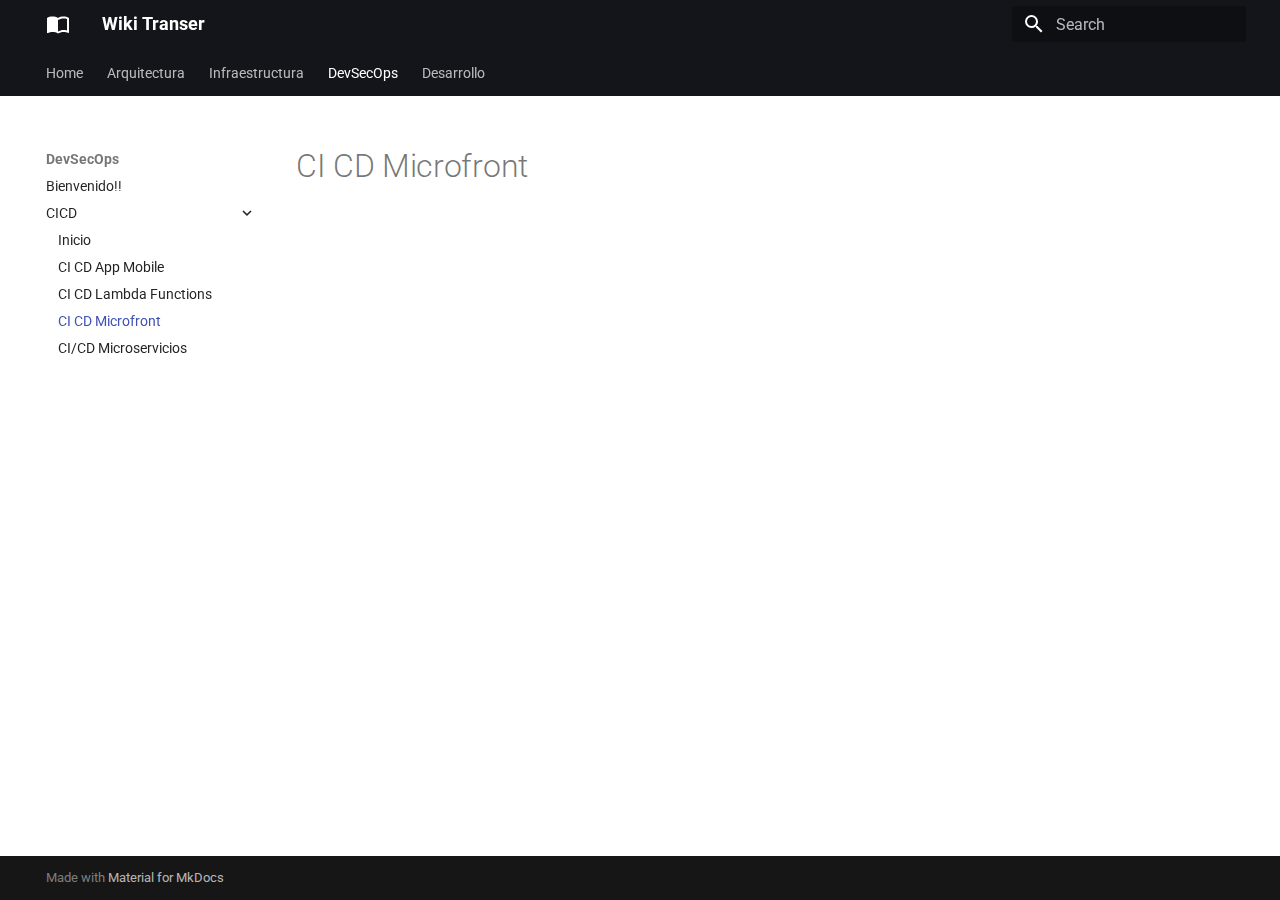
<file: site/devsecops/CICD/CI-CD-Microfront/index.html>
<!doctype html>
<html lang="en" class="no-js">
  <head>
    
      <meta charset="utf-8">
      <meta name="viewport" content="width=device-width,initial-scale=1">
      
      
      
      
        <link rel="prev" href="../CI-CD-Lambda-Functions/">
      
      
        <link rel="next" href="../CI-CD-Microservicios/">
      
      
      <link rel="icon" href="../../../images/favicon.png">
      <meta name="generator" content="mkdocs-1.5.3, mkdocs-material-9.4.6">
    
    
      
        <title>CI CD Microfront - Wiki Transer</title>
      
    
    
      <link rel="stylesheet" href="../../../assets/stylesheets/main.35e1ed30.min.css">
      
        
        <link rel="stylesheet" href="../../../assets/stylesheets/palette.356b1318.min.css">
      
      


    
    
      
    
    
      
        
        
        <link rel="preconnect" href="https://fonts.gstatic.com" crossorigin>
        <link rel="stylesheet" href="https://fonts.googleapis.com/css?family=Roboto:300,300i,400,400i,700,700i%7CRoboto+Mono:400,400i,700,700i&display=fallback">
        <style>:root{--md-text-font:"Roboto";--md-code-font:"Roboto Mono"}</style>
      
    
    
      <link rel="stylesheet" href="../../../css/extra.css">
    
    <script>__md_scope=new URL("../../..",location),__md_hash=e=>[...e].reduce((e,_)=>(e<<5)-e+_.charCodeAt(0),0),__md_get=(e,_=localStorage,t=__md_scope)=>JSON.parse(_.getItem(t.pathname+"."+e)),__md_set=(e,_,t=localStorage,a=__md_scope)=>{try{t.setItem(a.pathname+"."+e,JSON.stringify(_))}catch(e){}}</script>
    
      

    
    
    
  </head>
  
  
    
    
    
    
    
    <body dir="ltr" data-md-color-scheme="default" data-md-color-primary="black" data-md-color-accent="deep-purple">
  
    
    
    <input class="md-toggle" data-md-toggle="drawer" type="checkbox" id="__drawer" autocomplete="off">
    <input class="md-toggle" data-md-toggle="search" type="checkbox" id="__search" autocomplete="off">
    <label class="md-overlay" for="__drawer"></label>
    <div data-md-component="skip">
      
    </div>
    <div data-md-component="announce">
      
    </div>
    
    
      

<header class="md-header" data-md-component="header">
  <nav class="md-header__inner md-grid" aria-label="Header">
    <a href="../../.." title="Wiki Transer" class="md-header__button md-logo" aria-label="Wiki Transer" data-md-component="logo">
      
  
  <svg xmlns="http://www.w3.org/2000/svg" viewBox="0 0 24 24"><path d="M21 5c-1.11-.35-2.33-.5-3.5-.5-1.95 0-4.05.4-5.5 1.5-1.45-1.1-3.55-1.5-5.5-1.5-1.95 0-4.05.4-5.5 1.5v14.65c0 .25.25.5.5.5.1 0 .15-.05.25-.05C3.1 20.45 5.05 20 6.5 20c1.95 0 4.05.4 5.5 1.5 1.35-.85 3.8-1.5 5.5-1.5 1.65 0 3.35.3 4.75 1.05.1.05.15.05.25.05.25 0 .5-.25.5-.5V6c-.6-.45-1.25-.75-2-1m0 13.5c-1.1-.35-2.3-.5-3.5-.5-1.7 0-4.15.65-5.5 1.5V8c1.35-.85 3.8-1.5 5.5-1.5 1.2 0 2.4.15 3.5.5v11.5Z"/></svg>

    </a>
    <label class="md-header__button md-icon" for="__drawer">
      
      <svg xmlns="http://www.w3.org/2000/svg" viewBox="0 0 24 24"><path d="M3 6h18v2H3V6m0 5h18v2H3v-2m0 5h18v2H3v-2Z"/></svg>
    </label>
    <div class="md-header__title" data-md-component="header-title">
      <div class="md-header__ellipsis">
        <div class="md-header__topic">
          <span class="md-ellipsis">
            Wiki Transer
          </span>
        </div>
        <div class="md-header__topic" data-md-component="header-topic">
          <span class="md-ellipsis">
            
              CI CD Microfront
            
          </span>
        </div>
      </div>
    </div>
    
      
    
    
    
      <label class="md-header__button md-icon" for="__search">
        
        <svg xmlns="http://www.w3.org/2000/svg" viewBox="0 0 24 24"><path d="M9.5 3A6.5 6.5 0 0 1 16 9.5c0 1.61-.59 3.09-1.56 4.23l.27.27h.79l5 5-1.5 1.5-5-5v-.79l-.27-.27A6.516 6.516 0 0 1 9.5 16 6.5 6.5 0 0 1 3 9.5 6.5 6.5 0 0 1 9.5 3m0 2C7 5 5 7 5 9.5S7 14 9.5 14 14 12 14 9.5 12 5 9.5 5Z"/></svg>
      </label>
      <div class="md-search" data-md-component="search" role="dialog">
  <label class="md-search__overlay" for="__search"></label>
  <div class="md-search__inner" role="search">
    <form class="md-search__form" name="search">
      <input type="text" class="md-search__input" name="query" aria-label="Search" placeholder="Search" autocapitalize="off" autocorrect="off" autocomplete="off" spellcheck="false" data-md-component="search-query" required>
      <label class="md-search__icon md-icon" for="__search">
        
        <svg xmlns="http://www.w3.org/2000/svg" viewBox="0 0 24 24"><path d="M9.5 3A6.5 6.5 0 0 1 16 9.5c0 1.61-.59 3.09-1.56 4.23l.27.27h.79l5 5-1.5 1.5-5-5v-.79l-.27-.27A6.516 6.516 0 0 1 9.5 16 6.5 6.5 0 0 1 3 9.5 6.5 6.5 0 0 1 9.5 3m0 2C7 5 5 7 5 9.5S7 14 9.5 14 14 12 14 9.5 12 5 9.5 5Z"/></svg>
        
        <svg xmlns="http://www.w3.org/2000/svg" viewBox="0 0 24 24"><path d="M20 11v2H8l5.5 5.5-1.42 1.42L4.16 12l7.92-7.92L13.5 5.5 8 11h12Z"/></svg>
      </label>
      <nav class="md-search__options" aria-label="Search">
        
        <button type="reset" class="md-search__icon md-icon" title="Clear" aria-label="Clear" tabindex="-1">
          
          <svg xmlns="http://www.w3.org/2000/svg" viewBox="0 0 24 24"><path d="M19 6.41 17.59 5 12 10.59 6.41 5 5 6.41 10.59 12 5 17.59 6.41 19 12 13.41 17.59 19 19 17.59 13.41 12 19 6.41Z"/></svg>
        </button>
      </nav>
      
    </form>
    <div class="md-search__output">
      <div class="md-search__scrollwrap" data-md-scrollfix>
        <div class="md-search-result" data-md-component="search-result">
          <div class="md-search-result__meta">
            Initializing search
          </div>
          <ol class="md-search-result__list" role="presentation"></ol>
        </div>
      </div>
    </div>
  </div>
</div>
    
    
  </nav>
  
</header>
    
    <div class="md-container" data-md-component="container">
      
      
        
          
            
<nav class="md-tabs" aria-label="Tabs" data-md-component="tabs">
  <div class="md-grid">
    <ul class="md-tabs__list">
      
        
  
  
  
    <li class="md-tabs__item">
      <a href="../../.." class="md-tabs__link">
        
  
    
  
  Home

      </a>
    </li>
  

      
        
  
  
  
    
    
      <li class="md-tabs__item">
        <a href="../../../arch/" class="md-tabs__link">
          
  
  Arquitectura

        </a>
      </li>
    
  

      
        
  
  
  
    
    
      <li class="md-tabs__item">
        <a href="../../../infra/" class="md-tabs__link">
          
  
  Infraestructura

        </a>
      </li>
    
  

      
        
  
  
    
  
  
    
    
      <li class="md-tabs__item md-tabs__item--active">
        <a href="../../" class="md-tabs__link">
          
  
  DevSecOps

        </a>
      </li>
    
  

      
        
  
  
  
    
    
      <li class="md-tabs__item">
        <a href="../../../develop/" class="md-tabs__link">
          
  
  Desarrollo

        </a>
      </li>
    
  

      
    </ul>
  </div>
</nav>
          
        
      
      <main class="md-main" data-md-component="main">
        <div class="md-main__inner md-grid">
          
            
              
              <div class="md-sidebar md-sidebar--primary" data-md-component="sidebar" data-md-type="navigation" >
                <div class="md-sidebar__scrollwrap">
                  <div class="md-sidebar__inner">
                    


  


<nav class="md-nav md-nav--primary md-nav--lifted" aria-label="Navigation" data-md-level="0">
  <label class="md-nav__title" for="__drawer">
    <a href="../../.." title="Wiki Transer" class="md-nav__button md-logo" aria-label="Wiki Transer" data-md-component="logo">
      
  
  <svg xmlns="http://www.w3.org/2000/svg" viewBox="0 0 24 24"><path d="M21 5c-1.11-.35-2.33-.5-3.5-.5-1.95 0-4.05.4-5.5 1.5-1.45-1.1-3.55-1.5-5.5-1.5-1.95 0-4.05.4-5.5 1.5v14.65c0 .25.25.5.5.5.1 0 .15-.05.25-.05C3.1 20.45 5.05 20 6.5 20c1.95 0 4.05.4 5.5 1.5 1.35-.85 3.8-1.5 5.5-1.5 1.65 0 3.35.3 4.75 1.05.1.05.15.05.25.05.25 0 .5-.25.5-.5V6c-.6-.45-1.25-.75-2-1m0 13.5c-1.1-.35-2.3-.5-3.5-.5-1.7 0-4.15.65-5.5 1.5V8c1.35-.85 3.8-1.5 5.5-1.5 1.2 0 2.4.15 3.5.5v11.5Z"/></svg>

    </a>
    Wiki Transer
  </label>
  
  <ul class="md-nav__list" data-md-scrollfix>
    
      
      
  
  
  
    <li class="md-nav__item">
      <a href="../../.." class="md-nav__link">
        
  
  <span class="md-ellipsis">
    Home
  </span>
  

      </a>
    </li>
  

    
      
      
  
  
  
    
    
    
    
    
      
      
    
    <li class="md-nav__item md-nav__item--section md-nav__item--nested">
      
        
        
        
        <input class="md-nav__toggle md-toggle " type="checkbox" id="__nav_2" >
        
          
          <label class="md-nav__link" for="__nav_2" id="__nav_2_label" tabindex="">
            
  
  <span class="md-ellipsis">
    Arquitectura
  </span>
  

            <span class="md-nav__icon md-icon"></span>
          </label>
        
        <nav class="md-nav" data-md-level="1" aria-labelledby="__nav_2_label" aria-expanded="false">
          <label class="md-nav__title" for="__nav_2">
            <span class="md-nav__icon md-icon"></span>
            Arquitectura
          </label>
          <ul class="md-nav__list" data-md-scrollfix>
            
              
                
  
  
  
    <li class="md-nav__item">
      <a href="../../../arch/" class="md-nav__link">
        
  
  <span class="md-ellipsis">
    Bienvenido!! 
  </span>
  

      </a>
    </li>
  

              
            
          </ul>
        </nav>
      
    </li>
  

    
      
      
  
  
  
    
    
    
    
    
      
      
    
    <li class="md-nav__item md-nav__item--section md-nav__item--nested">
      
        
        
        
        <input class="md-nav__toggle md-toggle " type="checkbox" id="__nav_3" >
        
          
          <label class="md-nav__link" for="__nav_3" id="__nav_3_label" tabindex="">
            
  
  <span class="md-ellipsis">
    Infraestructura
  </span>
  

            <span class="md-nav__icon md-icon"></span>
          </label>
        
        <nav class="md-nav" data-md-level="1" aria-labelledby="__nav_3_label" aria-expanded="false">
          <label class="md-nav__title" for="__nav_3">
            <span class="md-nav__icon md-icon"></span>
            Infraestructura
          </label>
          <ul class="md-nav__list" data-md-scrollfix>
            
              
                
  
  
  
    <li class="md-nav__item">
      <a href="../../../infra/" class="md-nav__link">
        
  
  <span class="md-ellipsis">
    Bienvenido!! 
  </span>
  

      </a>
    </li>
  

              
            
          </ul>
        </nav>
      
    </li>
  

    
      
      
  
  
    
  
  
    
    
    
    
    
      
      
    
    <li class="md-nav__item md-nav__item--active md-nav__item--section md-nav__item--nested">
      
        
        
        
        <input class="md-nav__toggle md-toggle " type="checkbox" id="__nav_4" checked>
        
          
          <label class="md-nav__link" for="__nav_4" id="__nav_4_label" tabindex="">
            
  
  <span class="md-ellipsis">
    DevSecOps
  </span>
  

            <span class="md-nav__icon md-icon"></span>
          </label>
        
        <nav class="md-nav" data-md-level="1" aria-labelledby="__nav_4_label" aria-expanded="true">
          <label class="md-nav__title" for="__nav_4">
            <span class="md-nav__icon md-icon"></span>
            DevSecOps
          </label>
          <ul class="md-nav__list" data-md-scrollfix>
            
              
                
  
  
  
    <li class="md-nav__item">
      <a href="../../" class="md-nav__link">
        
  
  <span class="md-ellipsis">
    Bienvenido!! 
  </span>
  

      </a>
    </li>
  

              
            
              
                
  
  
    
  
  
    
    
    
    
    
    <li class="md-nav__item md-nav__item--active md-nav__item--nested">
      
        
        
        
        <input class="md-nav__toggle md-toggle " type="checkbox" id="__nav_4_2" checked>
        
          
          <label class="md-nav__link" for="__nav_4_2" id="__nav_4_2_label" tabindex="0">
            
  
  <span class="md-ellipsis">
    CICD
  </span>
  

            <span class="md-nav__icon md-icon"></span>
          </label>
        
        <nav class="md-nav" data-md-level="2" aria-labelledby="__nav_4_2_label" aria-expanded="true">
          <label class="md-nav__title" for="__nav_4_2">
            <span class="md-nav__icon md-icon"></span>
            CICD
          </label>
          <ul class="md-nav__list" data-md-scrollfix>
            
              
                
  
  
  
    <li class="md-nav__item">
      <a href="../" class="md-nav__link">
        
  
  <span class="md-ellipsis">
    Inicio 
  </span>
  

      </a>
    </li>
  

              
            
              
                
  
  
  
    <li class="md-nav__item">
      <a href="../CI-CD-App-Mobile/" class="md-nav__link">
        
  
  <span class="md-ellipsis">
    CI CD App Mobile
  </span>
  

      </a>
    </li>
  

              
            
              
                
  
  
  
    <li class="md-nav__item">
      <a href="../CI-CD-Lambda-Functions/" class="md-nav__link">
        
  
  <span class="md-ellipsis">
    CI CD Lambda Functions
  </span>
  

      </a>
    </li>
  

              
            
              
                
  
  
    
  
  
    <li class="md-nav__item md-nav__item--active">
      
      <input class="md-nav__toggle md-toggle" type="checkbox" id="__toc">
      
      
      
      <a href="./" class="md-nav__link md-nav__link--active">
        
  
  <span class="md-ellipsis">
    CI CD Microfront
  </span>
  

      </a>
      
    </li>
  

              
            
              
                
  
  
  
    <li class="md-nav__item">
      <a href="../CI-CD-Microservicios/" class="md-nav__link">
        
  
  <span class="md-ellipsis">
    CI/CD Microservicios 
  </span>
  

      </a>
    </li>
  

              
            
          </ul>
        </nav>
      
    </li>
  

              
            
          </ul>
        </nav>
      
    </li>
  

    
      
      
  
  
  
    
    
    
    
    
      
      
    
    <li class="md-nav__item md-nav__item--section md-nav__item--nested">
      
        
        
        
        <input class="md-nav__toggle md-toggle " type="checkbox" id="__nav_5" >
        
          
          <label class="md-nav__link" for="__nav_5" id="__nav_5_label" tabindex="">
            
  
  <span class="md-ellipsis">
    Desarrollo
  </span>
  

            <span class="md-nav__icon md-icon"></span>
          </label>
        
        <nav class="md-nav" data-md-level="1" aria-labelledby="__nav_5_label" aria-expanded="false">
          <label class="md-nav__title" for="__nav_5">
            <span class="md-nav__icon md-icon"></span>
            Desarrollo
          </label>
          <ul class="md-nav__list" data-md-scrollfix>
            
              
                
  
  
  
    <li class="md-nav__item">
      <a href="../../../develop/" class="md-nav__link">
        
  
  <span class="md-ellipsis">
    Bienvenido!! 
  </span>
  

      </a>
    </li>
  

              
            
          </ul>
        </nav>
      
    </li>
  

    
  </ul>
</nav>
                  </div>
                </div>
              </div>
            
            
              
              <div class="md-sidebar md-sidebar--secondary" data-md-component="sidebar" data-md-type="toc" >
                <div class="md-sidebar__scrollwrap">
                  <div class="md-sidebar__inner">
                    

<nav class="md-nav md-nav--secondary" aria-label="Table of contents">
  
  
  
  
</nav>
                  </div>
                </div>
              </div>
            
          
          
            <div class="md-content" data-md-component="content">
              <article class="md-content__inner md-typeset">
                
                  


  <h1>CI CD Microfront</h1>







                
              </article>
            </div>
          
          
        </div>
        
          <button type="button" class="md-top md-icon" data-md-component="top" hidden>
  
  <svg xmlns="http://www.w3.org/2000/svg" viewBox="0 0 24 24"><path d="M13 20h-2V8l-5.5 5.5-1.42-1.42L12 4.16l7.92 7.92-1.42 1.42L13 8v12Z"/></svg>
  Back to top
</button>
        
      </main>
      
        <footer class="md-footer">
  
  <div class="md-footer-meta md-typeset">
    <div class="md-footer-meta__inner md-grid">
      <div class="md-copyright">
  
  
    Made with
    <a href="https://squidfunk.github.io/mkdocs-material/" target="_blank" rel="noopener">
      Material for MkDocs
    </a>
  
</div>
      
    </div>
  </div>
</footer>
      
    </div>
    <div class="md-dialog" data-md-component="dialog">
      <div class="md-dialog__inner md-typeset"></div>
    </div>
    
    
    <script id="__config" type="application/json">{"base": "../../..", "features": ["navigation.instant", "navigation.tabs", "navigation.top", "content.code.annotate", "content.code.copy"], "search": "../../../assets/javascripts/workers/search.f886a092.min.js", "translations": {"clipboard.copied": "Copied to clipboard", "clipboard.copy": "Copy to clipboard", "search.result.more.one": "1 more on this page", "search.result.more.other": "# more on this page", "search.result.none": "No matching documents", "search.result.one": "1 matching document", "search.result.other": "# matching documents", "search.result.placeholder": "Type to start searching", "search.result.term.missing": "Missing", "select.version": "Select version"}}</script>
    
    
      <script src="../../../assets/javascripts/bundle.aecac24b.min.js"></script>
      
    
  </body>
</html>
</file>
<file: site/css/extra.css>
:root {
  --gray-darker: #444444;
  --gray-dark: #696969;
  --gray: #999999;
  --gray-light: #cccccc;
  --gray-lighter: #ececec;
  --gray-lightest: #ededed;
  --bg-card-hover: #f7f7f7;
}

*,
*::before,
*::after { 
  box-sizing: border-box;
}

.cards {
  display: grid;
  grid-gap: 1rem;
  margin: 0 auto;
  margin-left: 15%;
  margin-right: 15%;
  max-width: 1000px;
  grid-template-columns: repeat(auto-fit, minmax(300px, 1fr));
}

.card {
  border-radius: 0.3rem;
  min-height: 10rem;
  border: 1px solid rgba(0,0,0,.125);
  transition: box-shadow 0.3s ease-in-out;
  display: flex;
  flex-direction: column;
  overflow: hidden;
}

.card:hover{
  background-color: var(--bg-card-hover)
}

.card__content {
  display: flex;
  flex: 1 1 auto;
  flex-direction: column;
  padding: 1rem;
  color: black; 
}

.card__title {
  color: var(--md-primary-fg-color);
  font-size: 1.25rem;
  font-weight: 300;
  letter-spacing: 2px;    
}

.card__title svg {
  margin-right: 5px;
}

.card__text {
  flex: 1 1 auto;
  font-size: 0.875rem;
  line-height: 1.5;
  margin-bottom: 1.25rem;
}

/* to center an image */
.center{
  display: block;
  margin: 0 auto;
}

/* table cell align vertical middle */
.md-typeset table:not([class]) td {
  vertical-align: middle;
}
</file>
<file: site/assets/stylesheets/main.35e1ed30.min.css>
@charset "UTF-8";html{-webkit-text-size-adjust:none;-moz-text-size-adjust:none;text-size-adjust:none;box-sizing:border-box}*,:after,:before{box-sizing:inherit}@media (prefers-reduced-motion){*,:after,:before{transition:none!important}}body{margin:0}a,button,input,label{-webkit-tap-highlight-color:transparent}a{color:inherit;text-decoration:none}hr{border:0;box-sizing:initial;display:block;height:.05rem;overflow:visible;padding:0}small{font-size:80%}sub,sup{line-height:1em}img{border-style:none}table{border-collapse:initial;border-spacing:0}td,th{font-weight:400;vertical-align:top}button{background:#0000;border:0;font-family:inherit;font-size:inherit;margin:0;padding:0}input{border:0;outline:none}:root{--md-primary-fg-color:#4051b5;--md-primary-fg-color--light:#5d6cc0;--md-primary-fg-color--dark:#303fa1;--md-primary-bg-color:#fff;--md-primary-bg-color--light:#ffffffb3;--md-accent-fg-color:#526cfe;--md-accent-fg-color--transparent:#526cfe1a;--md-accent-bg-color:#fff;--md-accent-bg-color--light:#ffffffb3}[data-md-color-scheme=default]{color-scheme:light}[data-md-color-scheme=default] img[src$="#gh-dark-mode-only"],[data-md-color-scheme=default] img[src$="#only-dark"]{display:none}:root,[data-md-color-scheme=default]{--md-hue:225deg;--md-default-fg-color:#000000de;--md-default-fg-color--light:#0000008a;--md-default-fg-color--lighter:#00000052;--md-default-fg-color--lightest:#00000012;--md-default-bg-color:#fff;--md-default-bg-color--light:#ffffffb3;--md-default-bg-color--lighter:#ffffff4d;--md-default-bg-color--lightest:#ffffff1f;--md-code-fg-color:#36464e;--md-code-bg-color:#f5f5f5;--md-code-hl-color:#4287ff;--md-code-hl-color--light:#4287ff1a;--md-code-hl-number-color:#d52a2a;--md-code-hl-special-color:#db1457;--md-code-hl-function-color:#a846b9;--md-code-hl-constant-color:#6e59d9;--md-code-hl-keyword-color:#3f6ec6;--md-code-hl-string-color:#1c7d4d;--md-code-hl-name-color:var(--md-code-fg-color);--md-code-hl-operator-color:var(--md-default-fg-color--light);--md-code-hl-punctuation-color:var(--md-default-fg-color--light);--md-code-hl-comment-color:var(--md-default-fg-color--light);--md-code-hl-generic-color:var(--md-default-fg-color--light);--md-code-hl-variable-color:var(--md-default-fg-color--light);--md-typeset-color:var(--md-default-fg-color);--md-typeset-a-color:var(--md-primary-fg-color);--md-typeset-del-color:#f5503d26;--md-typeset-ins-color:#0bd57026;--md-typeset-kbd-color:#fafafa;--md-typeset-kbd-accent-color:#fff;--md-typeset-kbd-border-color:#b8b8b8;--md-typeset-mark-color:#ffff0080;--md-typeset-table-color:#0000001f;--md-typeset-table-color--light:rgba(0,0,0,.035);--md-admonition-fg-color:var(--md-default-fg-color);--md-admonition-bg-color:var(--md-default-bg-color);--md-warning-fg-color:#000000de;--md-warning-bg-color:#ff9;--md-footer-fg-color:#fff;--md-footer-fg-color--light:#ffffffb3;--md-footer-fg-color--lighter:#ffffff73;--md-footer-bg-color:#000000de;--md-footer-bg-color--dark:#00000052;--md-shadow-z1:0 0.2rem 0.5rem #0000000d,0 0 0.05rem #0000001a;--md-shadow-z2:0 0.2rem 0.5rem #0000001a,0 0 0.05rem #00000040;--md-shadow-z3:0 0.2rem 0.5rem #0003,0 0 0.05rem #00000059}.md-icon svg{fill:currentcolor;display:block;height:1.2rem;width:1.2rem}body{-webkit-font-smoothing:antialiased;-moz-osx-font-smoothing:grayscale;--md-text-font-family:var(--md-text-font,_),-apple-system,BlinkMacSystemFont,Helvetica,Arial,sans-serif;--md-code-font-family:var(--md-code-font,_),SFMono-Regular,Consolas,Menlo,monospace}aside,body,input{font-feature-settings:"kern","liga";color:var(--md-typeset-color);font-family:var(--md-text-font-family)}code,kbd,pre{font-feature-settings:"kern";font-family:var(--md-code-font-family)}:root{--md-typeset-table-sort-icon:url('data:image/svg+xml;charset=utf-8,<svg xmlns="http://www.w3.org/2000/svg" viewBox="0 0 24 24"><path d="m18 21-4-4h3V7h-3l4-4 4 4h-3v10h3M2 19v-2h10v2M2 13v-2h7v2M2 7V5h4v2H2Z"/></svg>');--md-typeset-table-sort-icon--asc:url('data:image/svg+xml;charset=utf-8,<svg xmlns="http://www.w3.org/2000/svg" viewBox="0 0 24 24"><path d="M19 17h3l-4 4-4-4h3V3h2M2 17h10v2H2M6 5v2H2V5m0 6h7v2H2v-2Z"/></svg>');--md-typeset-table-sort-icon--desc:url('data:image/svg+xml;charset=utf-8,<svg xmlns="http://www.w3.org/2000/svg" viewBox="0 0 24 24"><path d="M19 7h3l-4-4-4 4h3v14h2M2 17h10v2H2M6 5v2H2V5m0 6h7v2H2v-2Z"/></svg>')}.md-typeset{-webkit-print-color-adjust:exact;color-adjust:exact;font-size:.8rem;line-height:1.6}@media print{.md-typeset{font-size:.68rem}}.md-typeset blockquote,.md-typeset dl,.md-typeset figure,.md-typeset ol,.md-typeset pre,.md-typeset ul{margin-bottom:1em;margin-top:1em}.md-typeset h1{color:var(--md-default-fg-color--light);font-size:2em;line-height:1.3;margin:0 0 1.25em}.md-typeset h1,.md-typeset h2{font-weight:300;letter-spacing:-.01em}.md-typeset h2{font-size:1.5625em;line-height:1.4;margin:1.6em 0 .64em}.md-typeset h3{font-size:1.25em;font-weight:400;letter-spacing:-.01em;line-height:1.5;margin:1.6em 0 .8em}.md-typeset h2+h3{margin-top:.8em}.md-typeset h4{font-weight:700;letter-spacing:-.01em;margin:1em 0}.md-typeset h5,.md-typeset h6{color:var(--md-default-fg-color--light);font-size:.8em;font-weight:700;letter-spacing:-.01em;margin:1.25em 0}.md-typeset h5{text-transform:uppercase}.md-typeset hr{border-bottom:.05rem solid var(--md-default-fg-color--lightest);display:flow-root;margin:1.5em 0}.md-typeset a{color:var(--md-typeset-a-color);word-break:break-word}.md-typeset a,.md-typeset a:before{transition:color 125ms}.md-typeset a:focus,.md-typeset a:hover{color:var(--md-accent-fg-color)}.md-typeset a:focus code,.md-typeset a:hover code{background-color:var(--md-accent-fg-color--transparent)}.md-typeset a code{color:currentcolor;transition:background-color 125ms}.md-typeset a.focus-visible{outline-color:var(--md-accent-fg-color);outline-offset:.2rem}.md-typeset code,.md-typeset kbd,.md-typeset pre{color:var(--md-code-fg-color);direction:ltr;font-variant-ligatures:none}@media print{.md-typeset code,.md-typeset kbd,.md-typeset pre{white-space:pre-wrap}}.md-typeset code{background-color:var(--md-code-bg-color);border-radius:.1rem;-webkit-box-decoration-break:clone;box-decoration-break:clone;font-size:.85em;padding:0 .2941176471em;word-break:break-word}.md-typeset code:not(.focus-visible){-webkit-tap-highlight-color:transparent;outline:none}.md-typeset pre{display:flow-root;line-height:1.4;position:relative}.md-typeset pre>code{-webkit-box-decoration-break:slice;box-decoration-break:slice;box-shadow:none;display:block;margin:0;outline-color:var(--md-accent-fg-color);overflow:auto;padding:.7720588235em 1.1764705882em;scrollbar-color:var(--md-default-fg-color--lighter) #0000;scrollbar-width:thin;touch-action:auto;word-break:normal}.md-typeset pre>code:hover{scrollbar-color:var(--md-accent-fg-color) #0000}.md-typeset pre>code::-webkit-scrollbar{height:.2rem;width:.2rem}.md-typeset pre>code::-webkit-scrollbar-thumb{background-color:var(--md-default-fg-color--lighter)}.md-typeset pre>code::-webkit-scrollbar-thumb:hover{background-color:var(--md-accent-fg-color)}.md-typeset kbd{background-color:var(--md-typeset-kbd-color);border-radius:.1rem;box-shadow:0 .1rem 0 .05rem var(--md-typeset-kbd-border-color),0 .1rem 0 var(--md-typeset-kbd-border-color),0 -.1rem .2rem var(--md-typeset-kbd-accent-color) inset;color:var(--md-default-fg-color);display:inline-block;font-size:.75em;padding:0 .6666666667em;vertical-align:text-top;word-break:break-word}.md-typeset mark{background-color:var(--md-typeset-mark-color);-webkit-box-decoration-break:clone;box-decoration-break:clone;color:inherit;word-break:break-word}.md-typeset abbr{border-bottom:.05rem dotted var(--md-default-fg-color--light);cursor:help;text-decoration:none}@media (hover:none){.md-typeset abbr[title]:focus:after,.md-typeset abbr[title]:hover:after{background-color:var(--md-default-fg-color);border-radius:.1rem;box-shadow:var(--md-shadow-z3);color:var(--md-default-bg-color);content:attr(title);font-size:.7rem;left:.8rem;margin-top:2em;padding:.2rem .3rem;position:absolute;right:.8rem}}.md-typeset small{opacity:.75}[dir=ltr] .md-typeset sub,[dir=ltr] .md-typeset sup{margin-left:.078125em}[dir=rtl] .md-typeset sub,[dir=rtl] .md-typeset sup{margin-right:.078125em}[dir=ltr] .md-typeset blockquote{padding-left:.6rem}[dir=rtl] .md-typeset blockquote{padding-right:.6rem}[dir=ltr] .md-typeset blockquote{border-left:.2rem solid var(--md-default-fg-color--lighter)}[dir=rtl] .md-typeset blockquote{border-right:.2rem solid var(--md-default-fg-color--lighter)}.md-typeset blockquote{color:var(--md-default-fg-color--light);margin-left:0;margin-right:0}.md-typeset ul{list-style-type:disc}[dir=ltr] .md-typeset ol,[dir=ltr] .md-typeset ul{margin-left:.625em}[dir=rtl] .md-typeset ol,[dir=rtl] .md-typeset ul{margin-right:.625em}.md-typeset ol,.md-typeset ul{padding:0}.md-typeset ol:not([hidden]),.md-typeset ul:not([hidden]){display:flow-root}.md-typeset ol ol,.md-typeset ul ol{list-style-type:lower-alpha}.md-typeset ol ol ol,.md-typeset ul ol ol{list-style-type:lower-roman}[dir=ltr] .md-typeset ol li,[dir=ltr] .md-typeset ul li{margin-left:1.25em}[dir=rtl] .md-typeset ol li,[dir=rtl] .md-typeset ul li{margin-right:1.25em}.md-typeset ol li,.md-typeset ul li{margin-bottom:.5em}.md-typeset ol li blockquote,.md-typeset ol li p,.md-typeset ul li blockquote,.md-typeset ul li p{margin:.5em 0}.md-typeset ol li:last-child,.md-typeset ul li:last-child{margin-bottom:0}[dir=ltr] .md-typeset ol li ol,[dir=ltr] .md-typeset ol li ul,[dir=ltr] .md-typeset ul li ol,[dir=ltr] .md-typeset ul li ul{margin-left:.625em}[dir=rtl] .md-typeset ol li ol,[dir=rtl] .md-typeset ol li ul,[dir=rtl] .md-typeset ul li ol,[dir=rtl] .md-typeset ul li ul{margin-right:.625em}.md-typeset ol li ol,.md-typeset ol li ul,.md-typeset ul li ol,.md-typeset ul li ul{margin-bottom:.5em;margin-top:.5em}[dir=ltr] .md-typeset dd{margin-left:1.875em}[dir=rtl] .md-typeset dd{margin-right:1.875em}.md-typeset dd{margin-bottom:1.5em;margin-top:1em}.md-typeset img,.md-typeset svg,.md-typeset video{height:auto;max-width:100%}.md-typeset img[align=left]{margin:1em 1em 1em 0}.md-typeset img[align=right]{margin:1em 0 1em 1em}.md-typeset img[align]:only-child{margin-top:0}.md-typeset figure{display:flow-root;margin:1em auto;max-width:100%;text-align:center;width:-webkit-fit-content;width:-moz-fit-content;width:fit-content}.md-typeset figure img{display:block}.md-typeset figcaption{font-style:italic;margin:1em auto;max-width:24rem}.md-typeset iframe{max-width:100%}.md-typeset table:not([class]){background-color:var(--md-default-bg-color);border:.05rem solid var(--md-typeset-table-color);border-radius:.1rem;display:inline-block;font-size:.64rem;max-width:100%;overflow:auto;touch-action:auto}@media print{.md-typeset table:not([class]){display:table}}.md-typeset table:not([class])+*{margin-top:1.5em}.md-typeset table:not([class]) td>:first-child,.md-typeset table:not([class]) th>:first-child{margin-top:0}.md-typeset table:not([class]) td>:last-child,.md-typeset table:not([class]) th>:last-child{margin-bottom:0}.md-typeset table:not([class]) td:not([align]),.md-typeset table:not([class]) th:not([align]){text-align:left}[dir=rtl] .md-typeset table:not([class]) td:not([align]),[dir=rtl] .md-typeset table:not([class]) th:not([align]){text-align:right}.md-typeset table:not([class]) th{font-weight:700;min-width:5rem;padding:.9375em 1.25em;vertical-align:top}.md-typeset table:not([class]) td{border-top:.05rem solid var(--md-typeset-table-color);padding:.9375em 1.25em;vertical-align:top}.md-typeset table:not([class]) tbody tr{transition:background-color 125ms}.md-typeset table:not([class]) tbody tr:hover{background-color:var(--md-typeset-table-color--light);box-shadow:0 .05rem 0 var(--md-default-bg-color) inset}.md-typeset table:not([class]) a{word-break:normal}.md-typeset table th[role=columnheader]{cursor:pointer}[dir=ltr] .md-typeset table th[role=columnheader]:after{margin-left:.5em}[dir=rtl] .md-typeset table th[role=columnheader]:after{margin-right:.5em}.md-typeset table th[role=columnheader]:after{content:"";display:inline-block;height:1.2em;-webkit-mask-image:var(--md-typeset-table-sort-icon);mask-image:var(--md-typeset-table-sort-icon);-webkit-mask-repeat:no-repeat;mask-repeat:no-repeat;-webkit-mask-size:contain;mask-size:contain;transition:background-color 125ms;vertical-align:text-bottom;width:1.2em}.md-typeset table th[role=columnheader]:hover:after{background-color:var(--md-default-fg-color--lighter)}.md-typeset table th[role=columnheader][aria-sort=ascending]:after{background-color:var(--md-default-fg-color--light);-webkit-mask-image:var(--md-typeset-table-sort-icon--asc);mask-image:var(--md-typeset-table-sort-icon--asc)}.md-typeset table th[role=columnheader][aria-sort=descending]:after{background-color:var(--md-default-fg-color--light);-webkit-mask-image:var(--md-typeset-table-sort-icon--desc);mask-image:var(--md-typeset-table-sort-icon--desc)}.md-typeset__scrollwrap{margin:1em -.8rem;overflow-x:auto;touch-action:auto}.md-typeset__table{display:inline-block;margin-bottom:.5em;padding:0 .8rem}@media print{.md-typeset__table{display:block}}html .md-typeset__table table{display:table;margin:0;overflow:hidden;width:100%}@media screen and (max-width:44.984375em){.md-content__inner>pre{margin:1em -.8rem}.md-content__inner>pre code{border-radius:0}}.md-typeset .md-author{display:block;flex-shrink:0;height:1.6rem;overflow:hidden;position:relative;transition:color 125ms,transform 125ms;width:1.6rem}.md-typeset .md-author img{border-radius:100%;display:block}.md-typeset .md-author--more{background:var(--md-default-fg-color--lightest);color:var(--md-default-fg-color--lighter);font-size:.6rem;font-weight:700;line-height:1.6rem;text-align:center}.md-typeset .md-author--long{height:2.4rem;width:2.4rem}.md-typeset a.md-author{transform:scale(1)}.md-typeset a.md-author img{filter:grayscale(100%) opacity(75%);transition:filter 125ms}.md-typeset a.md-author:focus,.md-typeset a.md-author:hover{transform:scale(1.1);z-index:1}.md-typeset a.md-author:focus img,.md-typeset a.md-author:hover img{filter:grayscale(0)}.md-banner{background-color:var(--md-footer-bg-color);color:var(--md-footer-fg-color);overflow:auto}@media print{.md-banner{display:none}}.md-banner--warning{background-color:var(--md-warning-bg-color);color:var(--md-warning-fg-color)}.md-banner__inner{font-size:.7rem;margin:.6rem auto;padding:0 .8rem}[dir=ltr] .md-banner__button{float:right}[dir=rtl] .md-banner__button{float:left}.md-banner__button{color:inherit;cursor:pointer;transition:opacity .25s}.no-js .md-banner__button{display:none}.md-banner__button:hover{opacity:.7}html{font-size:125%;height:100%;overflow-x:hidden}@media screen and (min-width:100em){html{font-size:137.5%}}@media screen and (min-width:125em){html{font-size:150%}}body{background-color:var(--md-default-bg-color);display:flex;flex-direction:column;font-size:.5rem;min-height:100%;position:relative;width:100%}@media print{body{display:block}}@media screen and (max-width:59.984375em){body[data-md-scrolllock]{position:fixed}}.md-grid{margin-left:auto;margin-right:auto;max-width:61rem}.md-container{display:flex;flex-direction:column;flex-grow:1}@media print{.md-container{display:block}}.md-main{flex-grow:1}.md-main__inner{display:flex;height:100%;margin-top:1.5rem}.md-ellipsis{overflow:hidden;text-overflow:ellipsis}.md-toggle{display:none}.md-option{height:0;opacity:0;position:absolute;width:0}.md-option:checked+label:not([hidden]){display:block}.md-option.focus-visible+label{outline-color:var(--md-accent-fg-color);outline-style:auto}.md-skip{background-color:var(--md-default-fg-color);border-radius:.1rem;color:var(--md-default-bg-color);font-size:.64rem;margin:.5rem;opacity:0;outline-color:var(--md-accent-fg-color);padding:.3rem .5rem;position:fixed;transform:translateY(.4rem);z-index:-1}.md-skip:focus{opacity:1;transform:translateY(0);transition:transform .25s cubic-bezier(.4,0,.2,1),opacity 175ms 75ms;z-index:10}@page{margin:25mm}:root{--md-clipboard-icon:url('data:image/svg+xml;charset=utf-8,<svg xmlns="http://www.w3.org/2000/svg" viewBox="0 0 24 24"><path d="M19 21H8V7h11m0-2H8a2 2 0 0 0-2 2v14a2 2 0 0 0 2 2h11a2 2 0 0 0 2-2V7a2 2 0 0 0-2-2m-3-4H4a2 2 0 0 0-2 2v14h2V3h12V1Z"/></svg>')}.md-clipboard{border-radius:.1rem;color:var(--md-default-fg-color--lightest);cursor:pointer;height:1.5em;outline-color:var(--md-accent-fg-color);outline-offset:.1rem;position:absolute;right:.5em;top:.5em;transition:color .25s;width:1.5em;z-index:1}@media print{.md-clipboard{display:none}}.md-clipboard:not(.focus-visible){-webkit-tap-highlight-color:transparent;outline:none}:hover>.md-clipboard{color:var(--md-default-fg-color--light)}.md-clipboard:focus,.md-clipboard:hover{color:var(--md-accent-fg-color)}.md-clipboard:after{background-color:currentcolor;content:"";display:block;height:1.125em;margin:0 auto;-webkit-mask-image:var(--md-clipboard-icon);mask-image:var(--md-clipboard-icon);-webkit-mask-position:center;mask-position:center;-webkit-mask-repeat:no-repeat;mask-repeat:no-repeat;-webkit-mask-size:contain;mask-size:contain;width:1.125em}.md-clipboard--inline{cursor:pointer}.md-clipboard--inline code{transition:color .25s,background-color .25s}.md-clipboard--inline:focus code,.md-clipboard--inline:hover code{background-color:var(--md-accent-fg-color--transparent);color:var(--md-accent-fg-color)}@keyframes consent{0%{opacity:0;transform:translateY(100%)}to{opacity:1;transform:translateY(0)}}@keyframes overlay{0%{opacity:0}to{opacity:1}}.md-consent__overlay{animation:overlay .25s both;-webkit-backdrop-filter:blur(.1rem);backdrop-filter:blur(.1rem);background-color:#0000008a;height:100%;opacity:1;position:fixed;top:0;width:100%;z-index:5}.md-consent__inner{animation:consent .5s cubic-bezier(.1,.7,.1,1) both;background-color:var(--md-default-bg-color);border:0;border-radius:.1rem;bottom:0;box-shadow:0 0 .2rem #0000001a,0 .2rem .4rem #0003;max-height:100%;overflow:auto;padding:0;position:fixed;width:100%;z-index:5}.md-consent__form{padding:.8rem}.md-consent__settings{display:none;margin:1em 0}input:checked+.md-consent__settings{display:block}.md-consent__controls{margin-bottom:.8rem}.md-typeset .md-consent__controls .md-button{display:inline}@media screen and (max-width:44.984375em){.md-typeset .md-consent__controls .md-button{display:block;margin-top:.4rem;text-align:center;width:100%}}.md-consent label{cursor:pointer}.md-content{flex-grow:1;min-width:0}.md-content__inner{margin:0 .8rem 1.2rem;padding-top:.6rem}@media screen and (min-width:76.25em){[dir=ltr] .md-sidebar--primary:not([hidden])~.md-content>.md-content__inner{margin-left:1.2rem}[dir=ltr] .md-sidebar--secondary:not([hidden])~.md-content>.md-content__inner,[dir=rtl] .md-sidebar--primary:not([hidden])~.md-content>.md-content__inner{margin-right:1.2rem}[dir=rtl] .md-sidebar--secondary:not([hidden])~.md-content>.md-content__inner{margin-left:1.2rem}}.md-content__inner:before{content:"";display:block;height:.4rem}.md-content__inner>:last-child{margin-bottom:0}[dir=ltr] .md-content__button{float:right}[dir=rtl] .md-content__button{float:left}[dir=ltr] .md-content__button{margin-left:.4rem}[dir=rtl] .md-content__button{margin-right:.4rem}.md-content__button{margin:.4rem 0;padding:0}@media print{.md-content__button{display:none}}.md-typeset .md-content__button{color:var(--md-default-fg-color--lighter)}.md-content__button svg{display:inline;vertical-align:top}[dir=rtl] .md-content__button svg{transform:scaleX(-1)}[dir=ltr] .md-dialog{right:.8rem}[dir=rtl] .md-dialog{left:.8rem}.md-dialog{background-color:var(--md-default-fg-color);border-radius:.1rem;bottom:.8rem;box-shadow:var(--md-shadow-z3);min-width:11.1rem;opacity:0;padding:.4rem .6rem;pointer-events:none;position:fixed;transform:translateY(100%);transition:transform 0ms .4s,opacity .4s;z-index:4}@media print{.md-dialog{display:none}}.md-dialog--active{opacity:1;pointer-events:auto;transform:translateY(0);transition:transform .4s cubic-bezier(.075,.85,.175,1),opacity .4s}.md-dialog__inner{color:var(--md-default-bg-color);font-size:.7rem}.md-feedback{margin:2em 0 1em;text-align:center}.md-feedback fieldset{border:none;margin:0;padding:0}.md-feedback__title{font-weight:700;margin:1em auto}.md-feedback__inner{position:relative}.md-feedback__list{align-content:baseline;display:flex;flex-wrap:wrap;justify-content:center;position:relative}.md-feedback__list:hover .md-icon:not(:disabled){color:var(--md-default-fg-color--lighter)}:disabled .md-feedback__list{min-height:1.8rem}.md-feedback__icon{color:var(--md-default-fg-color--light);cursor:pointer;flex-shrink:0;margin:0 .1rem;transition:color 125ms}.md-feedback__icon:not(:disabled).md-icon:hover{color:var(--md-accent-fg-color)}.md-feedback__icon:disabled{color:var(--md-default-fg-color--lightest);pointer-events:none}.md-feedback__note{opacity:0;position:relative;transform:translateY(.4rem);transition:transform .4s cubic-bezier(.1,.7,.1,1),opacity .15s}.md-feedback__note>*{margin:0 auto;max-width:16rem}:disabled .md-feedback__note{opacity:1;transform:translateY(0)}.md-footer{background-color:var(--md-footer-bg-color);color:var(--md-footer-fg-color)}@media print{.md-footer{display:none}}.md-footer__inner{justify-content:space-between;overflow:auto;padding:.2rem}.md-footer__inner:not([hidden]){display:flex}.md-footer__link{align-items:end;display:flex;flex-grow:0.01;margin-bottom:.4rem;margin-top:1rem;max-width:100%;outline-color:var(--md-accent-fg-color);overflow:hidden;transition:opacity .25s}.md-footer__link:focus,.md-footer__link:hover{opacity:.7}[dir=rtl] .md-footer__link svg{transform:scaleX(-1)}@media screen and (max-width:44.984375em){.md-footer__link--prev{flex-shrink:0}.md-footer__link--prev .md-footer__title{display:none}}[dir=ltr] .md-footer__link--next{margin-left:auto}[dir=rtl] .md-footer__link--next{margin-right:auto}.md-footer__link--next{text-align:right}[dir=rtl] .md-footer__link--next{text-align:left}.md-footer__title{flex-grow:1;font-size:.9rem;margin-bottom:.7rem;max-width:calc(100% - 2.4rem);padding:0 1rem;white-space:nowrap}.md-footer__button{margin:.2rem;padding:.4rem}.md-footer__direction{font-size:.64rem;opacity:.7}.md-footer-meta{background-color:var(--md-footer-bg-color--dark)}.md-footer-meta__inner{display:flex;flex-wrap:wrap;justify-content:space-between;padding:.2rem}html .md-footer-meta.md-typeset a{color:var(--md-footer-fg-color--light)}html .md-footer-meta.md-typeset a:focus,html .md-footer-meta.md-typeset a:hover{color:var(--md-footer-fg-color)}.md-copyright{color:var(--md-footer-fg-color--lighter);font-size:.64rem;margin:auto .6rem;padding:.4rem 0;width:100%}@media screen and (min-width:45em){.md-copyright{width:auto}}.md-copyright__highlight{color:var(--md-footer-fg-color--light)}.md-social{display:inline-flex;gap:.2rem;margin:0 .4rem;padding:.2rem 0 .6rem}@media screen and (min-width:45em){.md-social{padding:.6rem 0}}.md-social__link{display:inline-block;height:1.6rem;text-align:center;width:1.6rem}.md-social__link:before{line-height:1.9}.md-social__link svg{fill:currentcolor;max-height:.8rem;vertical-align:-25%}.md-typeset .md-button{border:.1rem solid;border-radius:.1rem;color:var(--md-primary-fg-color);cursor:pointer;display:inline-block;font-weight:700;padding:.625em 2em;transition:color 125ms,background-color 125ms,border-color 125ms}.md-typeset .md-button--primary{background-color:var(--md-primary-fg-color);border-color:var(--md-primary-fg-color);color:var(--md-primary-bg-color)}.md-typeset .md-button:focus,.md-typeset .md-button:hover{background-color:var(--md-accent-fg-color);border-color:var(--md-accent-fg-color);color:var(--md-accent-bg-color)}[dir=ltr] .md-typeset .md-input{border-top-left-radius:.1rem}[dir=ltr] .md-typeset .md-input,[dir=rtl] .md-typeset .md-input{border-top-right-radius:.1rem}[dir=rtl] .md-typeset .md-input{border-top-left-radius:.1rem}.md-typeset .md-input{border-bottom:.1rem solid var(--md-default-fg-color--lighter);box-shadow:var(--md-shadow-z1);font-size:.8rem;height:1.8rem;padding:0 .6rem;transition:border .25s,box-shadow .25s}.md-typeset .md-input:focus,.md-typeset .md-input:hover{border-bottom-color:var(--md-accent-fg-color);box-shadow:var(--md-shadow-z2)}.md-typeset .md-input--stretch{width:100%}.md-header{background-color:var(--md-primary-fg-color);box-shadow:0 0 .2rem #0000,0 .2rem .4rem #0000;color:var(--md-primary-bg-color);display:block;left:0;position:sticky;right:0;top:0;z-index:4}@media print{.md-header{display:none}}.md-header[hidden]{transform:translateY(-100%);transition:transform .25s cubic-bezier(.8,0,.6,1),box-shadow .25s}.md-header--shadow{box-shadow:0 0 .2rem #0000001a,0 .2rem .4rem #0003;transition:transform .25s cubic-bezier(.1,.7,.1,1),box-shadow .25s}.md-header__inner{align-items:center;display:flex;padding:0 .2rem}.md-header__button{color:currentcolor;cursor:pointer;margin:.2rem;outline-color:var(--md-accent-fg-color);padding:.4rem;position:relative;transition:opacity .25s;vertical-align:middle;z-index:1}.md-header__button:hover{opacity:.7}.md-header__button:not([hidden]){display:inline-block}.md-header__button:not(.focus-visible){-webkit-tap-highlight-color:transparent;outline:none}.md-header__button.md-logo{margin:.2rem;padding:.4rem}@media screen and (max-width:76.234375em){.md-header__button.md-logo{display:none}}.md-header__button.md-logo img,.md-header__button.md-logo svg{fill:currentcolor;display:block;height:1.2rem;width:auto}@media screen and (min-width:60em){.md-header__button[for=__search]{display:none}}.no-js .md-header__button[for=__search]{display:none}[dir=rtl] .md-header__button[for=__search] svg{transform:scaleX(-1)}@media screen and (min-width:76.25em){.md-header__button[for=__drawer]{display:none}}.md-header__topic{display:flex;max-width:100%;position:absolute;transition:transform .4s cubic-bezier(.1,.7,.1,1),opacity .15s;white-space:nowrap}.md-header__topic+.md-header__topic{opacity:0;pointer-events:none;transform:translateX(1.25rem);transition:transform .4s cubic-bezier(1,.7,.1,.1),opacity .15s;z-index:-1}[dir=rtl] .md-header__topic+.md-header__topic{transform:translateX(-1.25rem)}.md-header__topic:first-child{font-weight:700}[dir=ltr] .md-header__title{margin-left:1rem}[dir=rtl] .md-header__title{margin-right:1rem}[dir=ltr] .md-header__title{margin-right:.4rem}[dir=rtl] .md-header__title{margin-left:.4rem}.md-header__title{flex-grow:1;font-size:.9rem;height:2.4rem;line-height:2.4rem}.md-header__title--active .md-header__topic{opacity:0;pointer-events:none;transform:translateX(-1.25rem);transition:transform .4s cubic-bezier(1,.7,.1,.1),opacity .15s;z-index:-1}[dir=rtl] .md-header__title--active .md-header__topic{transform:translateX(1.25rem)}.md-header__title--active .md-header__topic+.md-header__topic{opacity:1;pointer-events:auto;transform:translateX(0);transition:transform .4s cubic-bezier(.1,.7,.1,1),opacity .15s;z-index:0}.md-header__title>.md-header__ellipsis{height:100%;position:relative;width:100%}.md-header__option{display:flex;flex-shrink:0;max-width:100%;transition:max-width 0ms .25s,opacity .25s .25s;white-space:nowrap}[data-md-toggle=search]:checked~.md-header .md-header__option{max-width:0;opacity:0;transition:max-width 0ms,opacity 0ms}.md-header__option>input{bottom:0}.md-header__source{display:none}@media screen and (min-width:60em){[dir=ltr] .md-header__source{margin-left:1rem}[dir=rtl] .md-header__source{margin-right:1rem}.md-header__source{display:block;max-width:11.7rem;width:11.7rem}}@media screen and (min-width:76.25em){[dir=ltr] .md-header__source{margin-left:1.4rem}[dir=rtl] .md-header__source{margin-right:1.4rem}}.md-meta{color:var(--md-default-fg-color--light);font-size:.7rem;line-height:1.3}.md-meta__list{display:inline-flex;flex-wrap:wrap;list-style:none;margin:0;padding:0}.md-meta__item:not(:last-child):after{content:"·";margin-left:.2rem;margin-right:.2rem}.md-meta__link{color:var(--md-typeset-a-color)}.md-meta__link:focus,.md-meta__link:hover{color:var(--md-accent-fg-color)}.md-draft{background-color:#ff1744;border-radius:.125em;color:#fff;display:inline-block;font-weight:700;padding-left:.5714285714em;padding-right:.5714285714em}:root{--md-nav-icon--prev:url('data:image/svg+xml;charset=utf-8,<svg xmlns="http://www.w3.org/2000/svg" viewBox="0 0 24 24"><path d="M20 11v2H8l5.5 5.5-1.42 1.42L4.16 12l7.92-7.92L13.5 5.5 8 11h12Z"/></svg>');--md-nav-icon--next:url('data:image/svg+xml;charset=utf-8,<svg xmlns="http://www.w3.org/2000/svg" viewBox="0 0 24 24"><path d="M8.59 16.58 13.17 12 8.59 7.41 10 6l6 6-6 6-1.41-1.42Z"/></svg>');--md-toc-icon:url('data:image/svg+xml;charset=utf-8,<svg xmlns="http://www.w3.org/2000/svg" viewBox="0 0 24 24"><path d="M3 9h14V7H3v2m0 4h14v-2H3v2m0 4h14v-2H3v2m16 0h2v-2h-2v2m0-10v2h2V7h-2m0 6h2v-2h-2v2Z"/></svg>')}.md-nav{font-size:.7rem;line-height:1.3}.md-nav__title{color:var(--md-default-fg-color--light);display:block;font-weight:700;overflow:hidden;padding:0 .6rem;text-overflow:ellipsis}.md-nav__title .md-nav__button{display:none}.md-nav__title .md-nav__button img{height:100%;width:auto}.md-nav__title .md-nav__button.md-logo img,.md-nav__title .md-nav__button.md-logo svg{fill:currentcolor;display:block;height:2.4rem;max-width:100%;object-fit:contain;width:auto}.md-nav__list{list-style:none;margin:0;padding:0}.md-nav__link{align-items:flex-start;display:flex;gap:.4rem;margin-top:.625em;scroll-snap-align:start;transition:color 125ms}.md-nav__link--passed{color:var(--md-default-fg-color--light)}.md-nav__item .md-nav__link--active,.md-nav__item .md-nav__link--active code{color:var(--md-typeset-a-color)}.md-nav__link .md-ellipsis{position:relative}[dir=ltr] .md-nav__link .md-icon:last-child{margin-left:auto}[dir=rtl] .md-nav__link .md-icon:last-child{margin-right:auto}.md-nav__link svg{fill:currentcolor;flex-shrink:0;height:1.3em}.md-nav__link[for]:focus,.md-nav__link[for]:hover,.md-nav__link[href]:focus,.md-nav__link[href]:hover{color:var(--md-accent-fg-color);cursor:pointer}.md-nav__link.focus-visible{outline-color:var(--md-accent-fg-color);outline-offset:.2rem}.md-nav--primary .md-nav__link[for=__toc]{display:none}.md-nav--primary .md-nav__link[for=__toc] .md-icon:after{background-color:currentcolor;display:block;height:100%;-webkit-mask-image:var(--md-toc-icon);mask-image:var(--md-toc-icon);width:100%}.md-nav--primary .md-nav__link[for=__toc]~.md-nav{display:none}.md-nav__container>.md-nav__link{margin-top:0}.md-nav__container>.md-nav__link:first-child{flex-grow:1;min-width:0}.md-nav__icon{flex-shrink:0}.md-nav__source{display:none}@media screen and (max-width:76.234375em){.md-nav--primary,.md-nav--primary .md-nav{background-color:var(--md-default-bg-color);display:flex;flex-direction:column;height:100%;left:0;position:absolute;right:0;top:0;z-index:1}.md-nav--primary .md-nav__item,.md-nav--primary .md-nav__title{font-size:.8rem;line-height:1.5}.md-nav--primary .md-nav__title{background-color:var(--md-default-fg-color--lightest);color:var(--md-default-fg-color--light);cursor:pointer;height:5.6rem;line-height:2.4rem;padding:3rem .8rem .2rem;position:relative;white-space:nowrap}[dir=ltr] .md-nav--primary .md-nav__title .md-nav__icon{left:.4rem}[dir=rtl] .md-nav--primary .md-nav__title .md-nav__icon{right:.4rem}.md-nav--primary .md-nav__title .md-nav__icon{display:block;height:1.2rem;margin:.2rem;position:absolute;top:.4rem;width:1.2rem}.md-nav--primary .md-nav__title .md-nav__icon:after{background-color:currentcolor;content:"";display:block;height:100%;-webkit-mask-image:var(--md-nav-icon--prev);mask-image:var(--md-nav-icon--prev);-webkit-mask-position:center;mask-position:center;-webkit-mask-repeat:no-repeat;mask-repeat:no-repeat;-webkit-mask-size:contain;mask-size:contain;width:100%}.md-nav--primary .md-nav__title~.md-nav__list{background-color:var(--md-default-bg-color);box-shadow:0 .05rem 0 var(--md-default-fg-color--lightest) inset;overflow-y:auto;scroll-snap-type:y mandatory;touch-action:pan-y}.md-nav--primary .md-nav__title~.md-nav__list>:first-child{border-top:0}.md-nav--primary .md-nav__title[for=__drawer]{background-color:var(--md-primary-fg-color);color:var(--md-primary-bg-color);font-weight:700}.md-nav--primary .md-nav__title .md-logo{display:block;left:.2rem;margin:.2rem;padding:.4rem;position:absolute;right:.2rem;top:.2rem}.md-nav--primary .md-nav__list{flex:1}.md-nav--primary .md-nav__item{border-top:.05rem solid var(--md-default-fg-color--lightest)}.md-nav--primary .md-nav__item--active>.md-nav__link{color:var(--md-typeset-a-color)}.md-nav--primary .md-nav__item--active>.md-nav__link:focus,.md-nav--primary .md-nav__item--active>.md-nav__link:hover{color:var(--md-accent-fg-color)}.md-nav--primary .md-nav__link{margin-top:0;padding:.6rem .8rem}.md-nav--primary .md-nav__link svg{margin-top:.1em}.md-nav--primary .md-nav__link>.md-nav__link{padding:0}[dir=ltr] .md-nav--primary .md-nav__link .md-nav__icon{margin-right:-.2rem}[dir=rtl] .md-nav--primary .md-nav__link .md-nav__icon{margin-left:-.2rem}.md-nav--primary .md-nav__link .md-nav__icon{font-size:1.2rem;height:1.2rem;width:1.2rem}.md-nav--primary .md-nav__link .md-nav__icon:after{background-color:currentcolor;content:"";display:block;height:100%;-webkit-mask-image:var(--md-nav-icon--next);mask-image:var(--md-nav-icon--next);-webkit-mask-position:center;mask-position:center;-webkit-mask-repeat:no-repeat;mask-repeat:no-repeat;-webkit-mask-size:contain;mask-size:contain;width:100%}[dir=rtl] .md-nav--primary .md-nav__icon:after{transform:scale(-1)}.md-nav--primary .md-nav--secondary .md-nav{background-color:initial;position:static}[dir=ltr] .md-nav--primary .md-nav--secondary .md-nav .md-nav__link{padding-left:1.4rem}[dir=rtl] .md-nav--primary .md-nav--secondary .md-nav .md-nav__link{padding-right:1.4rem}[dir=ltr] .md-nav--primary .md-nav--secondary .md-nav .md-nav .md-nav__link{padding-left:2rem}[dir=rtl] .md-nav--primary .md-nav--secondary .md-nav .md-nav .md-nav__link{padding-right:2rem}[dir=ltr] .md-nav--primary .md-nav--secondary .md-nav .md-nav .md-nav .md-nav__link{padding-left:2.6rem}[dir=rtl] .md-nav--primary .md-nav--secondary .md-nav .md-nav .md-nav .md-nav__link{padding-right:2.6rem}[dir=ltr] .md-nav--primary .md-nav--secondary .md-nav .md-nav .md-nav .md-nav .md-nav__link{padding-left:3.2rem}[dir=rtl] .md-nav--primary .md-nav--secondary .md-nav .md-nav .md-nav .md-nav .md-nav__link{padding-right:3.2rem}.md-nav--secondary{background-color:initial}.md-nav__toggle~.md-nav{display:flex;opacity:0;transform:translateX(100%);transition:transform .25s cubic-bezier(.8,0,.6,1),opacity 125ms 50ms}[dir=rtl] .md-nav__toggle~.md-nav{transform:translateX(-100%)}.md-nav__toggle:checked~.md-nav{opacity:1;transform:translateX(0);transition:transform .25s cubic-bezier(.4,0,.2,1),opacity 125ms 125ms}.md-nav__toggle:checked~.md-nav>.md-nav__list{-webkit-backface-visibility:hidden;backface-visibility:hidden}}@media screen and (max-width:59.984375em){.md-nav--primary .md-nav__link[for=__toc]{display:flex}.md-nav--primary .md-nav__link[for=__toc] .md-icon:after{content:""}.md-nav--primary .md-nav__link[for=__toc]+.md-nav__link{display:none}.md-nav--primary .md-nav__link[for=__toc]~.md-nav{display:flex}.md-nav__source{background-color:var(--md-primary-fg-color--dark);color:var(--md-primary-bg-color);display:block;padding:0 .2rem}}@media screen and (min-width:60em) and (max-width:76.234375em){.md-nav--integrated .md-nav__link[for=__toc]{display:flex}.md-nav--integrated .md-nav__link[for=__toc] .md-icon:after{content:""}.md-nav--integrated .md-nav__link[for=__toc]+.md-nav__link{display:none}.md-nav--integrated .md-nav__link[for=__toc]~.md-nav{display:flex}}@media screen and (min-width:60em){.md-nav{margin-bottom:-.4rem}.md-nav--secondary .md-nav__title{background:var(--md-default-bg-color);box-shadow:0 0 .4rem .4rem var(--md-default-bg-color);position:sticky;top:0;z-index:1}.md-nav--secondary .md-nav__title[for=__toc]{scroll-snap-align:start}.md-nav--secondary .md-nav__title .md-nav__icon{display:none}[dir=ltr] .md-nav--secondary .md-nav__list{padding-left:.6rem}[dir=rtl] .md-nav--secondary .md-nav__list{padding-right:.6rem}.md-nav--secondary .md-nav__list{padding-bottom:.4rem}[dir=ltr] .md-nav--secondary .md-nav__item>.md-nav__link{margin-right:.4rem}[dir=rtl] .md-nav--secondary .md-nav__item>.md-nav__link{margin-left:.4rem}}@media screen and (min-width:76.25em){.md-nav{margin-bottom:-.4rem;transition:max-height .25s cubic-bezier(.86,0,.07,1)}.md-nav--primary .md-nav__title{background:var(--md-default-bg-color);box-shadow:0 0 .4rem .4rem var(--md-default-bg-color);position:sticky;top:0;z-index:1}.md-nav--primary .md-nav__title[for=__drawer]{scroll-snap-align:start}.md-nav--primary .md-nav__title .md-nav__icon{display:none}[dir=ltr] .md-nav--primary .md-nav__list{padding-left:.6rem}[dir=rtl] .md-nav--primary .md-nav__list{padding-right:.6rem}.md-nav--primary .md-nav__list{padding-bottom:.4rem}[dir=ltr] .md-nav--primary .md-nav__item>.md-nav__link{margin-right:.4rem}[dir=rtl] .md-nav--primary .md-nav__item>.md-nav__link{margin-left:.4rem}.md-nav__toggle~.md-nav{display:grid;grid-template-rows:0fr;opacity:0;transition:grid-template-rows .25s cubic-bezier(.86,0,.07,1),opacity .25s,visibility 0ms .25s;visibility:collapse}.md-nav__toggle~.md-nav>.md-nav__list{overflow:hidden}.md-nav__toggle:checked~.md-nav,.md-nav__toggle:indeterminate~.md-nav{grid-template-rows:1fr;opacity:1;transition:grid-template-rows .25s cubic-bezier(.86,0,.07,1),opacity .15s .1s,visibility 0ms;visibility:visible}.md-nav__item--nested>.md-nav>.md-nav__title{display:none}.md-nav__item--section{display:block;margin:1.25em 0}.md-nav__item--section:last-child{margin-bottom:0}.md-nav__item--section>.md-nav__link{font-weight:700}.md-nav__item--section>.md-nav__link[for]{color:var(--md-default-fg-color--light)}.md-nav__item--section>.md-nav__link:not(.md-nav__container){pointer-events:none}.md-nav__item--section>.md-nav__link .md-icon,.md-nav__item--section>.md-nav__link>[for]{display:none}[dir=ltr] .md-nav__item--section>.md-nav{margin-left:-.6rem}[dir=rtl] .md-nav__item--section>.md-nav{margin-right:-.6rem}.md-nav__item--section>.md-nav{display:block;opacity:1;visibility:visible}.md-nav__item--section>.md-nav>.md-nav__list>.md-nav__item{padding:0}.md-nav__icon{border-radius:100%;height:.9rem;transition:background-color .25s;width:.9rem}.md-nav__icon:hover{background-color:var(--md-accent-fg-color--transparent)}.md-nav__icon:after{background-color:currentcolor;border-radius:100%;content:"";display:inline-block;height:100%;-webkit-mask-image:var(--md-nav-icon--next);mask-image:var(--md-nav-icon--next);-webkit-mask-position:center;mask-position:center;-webkit-mask-repeat:no-repeat;mask-repeat:no-repeat;-webkit-mask-size:contain;mask-size:contain;transition:transform .25s;vertical-align:-.1rem;width:100%}[dir=rtl] .md-nav__icon:after{transform:rotate(180deg)}.md-nav__item--nested .md-nav__toggle:checked~.md-nav__link .md-nav__icon:after,.md-nav__item--nested .md-nav__toggle:indeterminate~.md-nav__link .md-nav__icon:after{transform:rotate(90deg)}.md-nav--lifted>.md-nav__list>.md-nav__item,.md-nav--lifted>.md-nav__title{display:none}.md-nav--lifted>.md-nav__list>.md-nav__item--active{display:block}.md-nav--lifted>.md-nav__list>.md-nav__item--active>.md-nav__link{background:var(--md-default-bg-color);box-shadow:0 0 .4rem .4rem var(--md-default-bg-color);margin-top:0;position:sticky;top:0;z-index:1}.md-nav--lifted>.md-nav__list>.md-nav__item--active>.md-nav__link:not(.md-nav__container){pointer-events:none}.md-nav--lifted>.md-nav__list>.md-nav__item--active.md-nav__item--section{margin:0}[dir=ltr] .md-nav--lifted>.md-nav__list>.md-nav__item>.md-nav{margin-left:-.6rem}[dir=rtl] .md-nav--lifted>.md-nav__list>.md-nav__item>.md-nav{margin-right:-.6rem}.md-nav--lifted>.md-nav__list>.md-nav__item>[for]{color:var(--md-default-fg-color--light)}.md-nav--lifted .md-nav[data-md-level="1"]{grid-template-rows:1fr;opacity:1;visibility:visible}.md-nav--integrated>.md-nav__list>.md-nav__item--active:not(.md-nav__item--nested){padding:0 .6rem}.md-nav--integrated>.md-nav__list>.md-nav__item--active:not(.md-nav__item--nested)>.md-nav__link{padding:0}[dir=ltr] .md-nav--integrated>.md-nav__list>.md-nav__item--active .md-nav--secondary{border-left:.05rem solid var(--md-primary-fg-color)}[dir=rtl] .md-nav--integrated>.md-nav__list>.md-nav__item--active .md-nav--secondary{border-right:.05rem solid var(--md-primary-fg-color)}.md-nav--integrated>.md-nav__list>.md-nav__item--active .md-nav--secondary{display:block;margin-bottom:1.25em;opacity:1;visibility:visible}.md-nav--integrated>.md-nav__list>.md-nav__item--active .md-nav--secondary>.md-nav__list{overflow:visible;padding-bottom:0}.md-nav--integrated>.md-nav__list>.md-nav__item--active .md-nav--secondary>.md-nav__title{display:none}}.md-pagination{font-size:.8rem;font-weight:700;gap:.4rem}.md-pagination,.md-pagination>*{align-items:center;display:flex;justify-content:center}.md-pagination>*{border-radius:.2rem;height:1.8rem;min-width:1.8rem;text-align:center}.md-pagination__current{background-color:var(--md-default-fg-color--lightest);color:var(--md-default-fg-color--light)}.md-pagination__link{transition:color 125ms,background-color 125ms}.md-pagination__link:focus,.md-pagination__link:hover{background-color:var(--md-accent-fg-color--transparent);color:var(--md-accent-fg-color)}.md-pagination__link:focus svg,.md-pagination__link:hover svg{color:var(--md-accent-fg-color)}.md-pagination__link.focus-visible{outline-color:var(--md-accent-fg-color);outline-offset:.2rem}.md-pagination__link svg{fill:currentcolor;color:var(--md-default-fg-color--lighter);display:block;max-height:100%;width:1.2rem}.md-post__back{border-bottom:.05rem solid var(--md-default-fg-color--lightest);margin-bottom:1.2rem;padding-bottom:1.2rem}@media screen and (max-width:76.234375em){.md-post__back{display:none}}[dir=rtl] .md-post__back svg{transform:scaleX(-1)}.md-post__authors{display:flex;flex-direction:column;gap:.6rem;margin:0 .6rem 1.2rem}.md-post .md-post__meta a{transition:color 125ms}.md-post .md-post__meta a:focus,.md-post .md-post__meta a:hover{color:var(--md-accent-fg-color)}.md-post__title{color:var(--md-default-fg-color--light);font-weight:700}.md-post--excerpt{margin-bottom:3.2rem}.md-post--excerpt .md-post__header{align-items:center;display:flex;gap:.6rem;min-height:1.6rem}.md-post--excerpt .md-post__authors{align-items:center;display:inline-flex;flex-direction:row;gap:.2rem;margin:0;min-height:2.4rem}[dir=ltr] .md-post--excerpt .md-post__meta .md-meta__list{margin-right:.4rem}[dir=rtl] .md-post--excerpt .md-post__meta .md-meta__list{margin-left:.4rem}.md-post--excerpt .md-post__content>:first-child{--md-scroll-margin:6rem;margin-top:0}.md-post>.md-nav--secondary{margin:1em 0}.md-profile{align-items:center;display:flex;font-size:.7rem;gap:.6rem;line-height:1.4;width:100%}.md-profile__description{flex-grow:1}.md-content--post{display:flex}@media screen and (max-width:76.234375em){.md-content--post{flex-flow:column-reverse}}.md-content--post>.md-content__inner{min-width:0}@media screen and (min-width:76.25em){[dir=ltr] .md-content--post>.md-content__inner{margin-left:1.2rem}[dir=rtl] .md-content--post>.md-content__inner{margin-right:1.2rem}}@media screen and (max-width:76.234375em){.md-sidebar.md-sidebar--post{padding:0;position:static;width:100%}.md-sidebar.md-sidebar--post .md-sidebar__scrollwrap{overflow:visible}.md-sidebar.md-sidebar--post .md-sidebar__inner{padding:0}.md-sidebar.md-sidebar--post .md-post__meta{margin-left:.6rem;margin-right:.6rem}.md-sidebar.md-sidebar--post .md-nav__item{border:none;display:inline}.md-sidebar.md-sidebar--post .md-nav__list{display:inline-flex;flex-wrap:wrap;gap:.6rem;padding-bottom:.6rem;padding-top:.6rem}.md-sidebar.md-sidebar--post .md-nav__link{padding:0}.md-sidebar.md-sidebar--post .md-nav{height:auto;margin-bottom:0;position:static}}:root{--md-progress-value:0;--md-progress-delay:400ms}.md-progress{background:var(--md-primary-bg-color);height:.075rem;opacity:min(clamp(0,var(--md-progress-value),1),clamp(0,100 - var(--md-progress-value),1));position:fixed;top:0;transform:scaleX(calc(var(--md-progress-value)*1%));transform-origin:left;transition:transform .5s cubic-bezier(.19,1,.22,1),opacity .25s var(--md-progress-delay);width:100%;z-index:4}:root{--md-search-result-icon:url('data:image/svg+xml;charset=utf-8,<svg xmlns="http://www.w3.org/2000/svg" viewBox="0 0 24 24"><path d="M14 2H6a2 2 0 0 0-2 2v16a2 2 0 0 0 2 2h7c-.41-.25-.8-.56-1.14-.9-.33-.33-.61-.7-.86-1.1H6V4h7v5h5v1.18c.71.16 1.39.43 2 .82V8l-6-6m6.31 16.9c1.33-2.11.69-4.9-1.4-6.22-2.11-1.33-4.91-.68-6.22 1.4-1.34 2.11-.69 4.89 1.4 6.22 1.46.93 3.32.93 4.79.02L22 23.39 23.39 22l-3.08-3.1m-3.81.1a2.5 2.5 0 0 1-2.5-2.5 2.5 2.5 0 0 1 2.5-2.5 2.5 2.5 0 0 1 2.5 2.5 2.5 2.5 0 0 1-2.5 2.5Z"/></svg>')}.md-search{position:relative}@media screen and (min-width:60em){.md-search{padding:.2rem 0}}.no-js .md-search{display:none}.md-search__overlay{opacity:0;z-index:1}@media screen and (max-width:59.984375em){[dir=ltr] .md-search__overlay{left:-2.2rem}[dir=rtl] .md-search__overlay{right:-2.2rem}.md-search__overlay{background-color:var(--md-default-bg-color);border-radius:1rem;height:2rem;overflow:hidden;pointer-events:none;position:absolute;top:-1rem;transform-origin:center;transition:transform .3s .1s,opacity .2s .2s;width:2rem}[data-md-toggle=search]:checked~.md-header .md-search__overlay{opacity:1;transition:transform .4s,opacity .1s}}@media screen and (min-width:60em){[dir=ltr] .md-search__overlay{left:0}[dir=rtl] .md-search__overlay{right:0}.md-search__overlay{background-color:#0000008a;cursor:pointer;height:0;position:fixed;top:0;transition:width 0ms .25s,height 0ms .25s,opacity .25s;width:0}[data-md-toggle=search]:checked~.md-header .md-search__overlay{height:200vh;opacity:1;transition:width 0ms,height 0ms,opacity .25s;width:100%}}@media screen and (max-width:29.984375em){[data-md-toggle=search]:checked~.md-header .md-search__overlay{transform:scale(45)}}@media screen and (min-width:30em) and (max-width:44.984375em){[data-md-toggle=search]:checked~.md-header .md-search__overlay{transform:scale(60)}}@media screen and (min-width:45em) and (max-width:59.984375em){[data-md-toggle=search]:checked~.md-header .md-search__overlay{transform:scale(75)}}.md-search__inner{-webkit-backface-visibility:hidden;backface-visibility:hidden}@media screen and (max-width:59.984375em){[dir=ltr] .md-search__inner{left:0}[dir=rtl] .md-search__inner{right:0}.md-search__inner{height:0;opacity:0;overflow:hidden;position:fixed;top:0;transform:translateX(5%);transition:width 0ms .3s,height 0ms .3s,transform .15s cubic-bezier(.4,0,.2,1) .15s,opacity .15s .15s;width:0;z-index:2}[dir=rtl] .md-search__inner{transform:translateX(-5%)}[data-md-toggle=search]:checked~.md-header .md-search__inner{height:100%;opacity:1;transform:translateX(0);transition:width 0ms 0ms,height 0ms 0ms,transform .15s cubic-bezier(.1,.7,.1,1) .15s,opacity .15s .15s;width:100%}}@media screen and (min-width:60em){[dir=ltr] .md-search__inner{float:right}[dir=rtl] .md-search__inner{float:left}.md-search__inner{padding:.1rem 0;position:relative;transition:width .25s cubic-bezier(.1,.7,.1,1);width:11.7rem}}@media screen and (min-width:60em) and (max-width:76.234375em){[data-md-toggle=search]:checked~.md-header .md-search__inner{width:23.4rem}}@media screen and (min-width:76.25em){[data-md-toggle=search]:checked~.md-header .md-search__inner{width:34.4rem}}.md-search__form{background-color:var(--md-default-bg-color);box-shadow:0 0 .6rem #0000;height:2.4rem;position:relative;transition:color .25s,background-color .25s;z-index:2}@media screen and (min-width:60em){.md-search__form{background-color:#00000042;border-radius:.1rem;height:1.8rem}.md-search__form:hover{background-color:#ffffff1f}}[data-md-toggle=search]:checked~.md-header .md-search__form{background-color:var(--md-default-bg-color);border-radius:.1rem .1rem 0 0;box-shadow:0 0 .6rem #00000012;color:var(--md-default-fg-color)}[dir=ltr] .md-search__input{padding-left:3.6rem;padding-right:2.2rem}[dir=rtl] .md-search__input{padding-left:2.2rem;padding-right:3.6rem}.md-search__input{background:#0000;font-size:.9rem;height:100%;position:relative;text-overflow:ellipsis;width:100%;z-index:2}.md-search__input::placeholder{transition:color .25s}.md-search__input::placeholder,.md-search__input~.md-search__icon{color:var(--md-default-fg-color--light)}.md-search__input::-ms-clear{display:none}@media screen and (max-width:59.984375em){.md-search__input{font-size:.9rem;height:2.4rem;width:100%}}@media screen and (min-width:60em){[dir=ltr] .md-search__input{padding-left:2.2rem}[dir=rtl] .md-search__input{padding-right:2.2rem}.md-search__input{color:inherit;font-size:.8rem}.md-search__input::placeholder{color:var(--md-primary-bg-color--light)}.md-search__input+.md-search__icon{color:var(--md-primary-bg-color)}[data-md-toggle=search]:checked~.md-header .md-search__input{text-overflow:clip}[data-md-toggle=search]:checked~.md-header .md-search__input+.md-search__icon{color:var(--md-default-fg-color--light)}[data-md-toggle=search]:checked~.md-header .md-search__input::placeholder{color:#0000}}.md-search__icon{cursor:pointer;display:inline-block;height:1.2rem;transition:color .25s,opacity .25s;width:1.2rem}.md-search__icon:hover{opacity:.7}[dir=ltr] .md-search__icon[for=__search]{left:.5rem}[dir=rtl] .md-search__icon[for=__search]{right:.5rem}.md-search__icon[for=__search]{position:absolute;top:.3rem;z-index:2}[dir=rtl] .md-search__icon[for=__search] svg{transform:scaleX(-1)}@media screen and (max-width:59.984375em){[dir=ltr] .md-search__icon[for=__search]{left:.8rem}[dir=rtl] .md-search__icon[for=__search]{right:.8rem}.md-search__icon[for=__search]{top:.6rem}.md-search__icon[for=__search] svg:first-child{display:none}}@media screen and (min-width:60em){.md-search__icon[for=__search]{pointer-events:none}.md-search__icon[for=__search] svg:last-child{display:none}}[dir=ltr] .md-search__options{right:.5rem}[dir=rtl] .md-search__options{left:.5rem}.md-search__options{pointer-events:none;position:absolute;top:.3rem;z-index:2}@media screen and (max-width:59.984375em){[dir=ltr] .md-search__options{right:.8rem}[dir=rtl] .md-search__options{left:.8rem}.md-search__options{top:.6rem}}[dir=ltr] .md-search__options>.md-icon{margin-left:.2rem}[dir=rtl] .md-search__options>.md-icon{margin-right:.2rem}.md-search__options>.md-icon{color:var(--md-default-fg-color--light);opacity:0;transform:scale(.75);transition:transform .15s cubic-bezier(.1,.7,.1,1),opacity .15s}.md-search__options>.md-icon:not(.focus-visible){-webkit-tap-highlight-color:transparent;outline:none}[data-md-toggle=search]:checked~.md-header .md-search__input:valid~.md-search__options>.md-icon{opacity:1;pointer-events:auto;transform:scale(1)}[data-md-toggle=search]:checked~.md-header .md-search__input:valid~.md-search__options>.md-icon:hover{opacity:.7}[dir=ltr] .md-search__suggest{padding-left:3.6rem;padding-right:2.2rem}[dir=rtl] .md-search__suggest{padding-left:2.2rem;padding-right:3.6rem}.md-search__suggest{align-items:center;color:var(--md-default-fg-color--lighter);display:flex;font-size:.9rem;height:100%;opacity:0;position:absolute;top:0;transition:opacity 50ms;white-space:nowrap;width:100%}@media screen and (min-width:60em){[dir=ltr] .md-search__suggest{padding-left:2.2rem}[dir=rtl] .md-search__suggest{padding-right:2.2rem}.md-search__suggest{font-size:.8rem}}[data-md-toggle=search]:checked~.md-header .md-search__suggest{opacity:1;transition:opacity .3s .1s}[dir=ltr] .md-search__output{border-bottom-left-radius:.1rem}[dir=ltr] .md-search__output,[dir=rtl] .md-search__output{border-bottom-right-radius:.1rem}[dir=rtl] .md-search__output{border-bottom-left-radius:.1rem}.md-search__output{overflow:hidden;position:absolute;width:100%;z-index:1}@media screen and (max-width:59.984375em){.md-search__output{bottom:0;top:2.4rem}}@media screen and (min-width:60em){.md-search__output{opacity:0;top:1.9rem;transition:opacity .4s}[data-md-toggle=search]:checked~.md-header .md-search__output{box-shadow:var(--md-shadow-z3);opacity:1}}.md-search__scrollwrap{-webkit-backface-visibility:hidden;backface-visibility:hidden;background-color:var(--md-default-bg-color);height:100%;overflow-y:auto;touch-action:pan-y}@media (-webkit-max-device-pixel-ratio:1),(max-resolution:1dppx){.md-search__scrollwrap{transform:translateZ(0)}}@media screen and (min-width:60em) and (max-width:76.234375em){.md-search__scrollwrap{width:23.4rem}}@media screen and (min-width:76.25em){.md-search__scrollwrap{width:34.4rem}}@media screen and (min-width:60em){.md-search__scrollwrap{max-height:0;scrollbar-color:var(--md-default-fg-color--lighter) #0000;scrollbar-width:thin}[data-md-toggle=search]:checked~.md-header .md-search__scrollwrap{max-height:75vh}.md-search__scrollwrap:hover{scrollbar-color:var(--md-accent-fg-color) #0000}.md-search__scrollwrap::-webkit-scrollbar{height:.2rem;width:.2rem}.md-search__scrollwrap::-webkit-scrollbar-thumb{background-color:var(--md-default-fg-color--lighter)}.md-search__scrollwrap::-webkit-scrollbar-thumb:hover{background-color:var(--md-accent-fg-color)}}.md-search-result{color:var(--md-default-fg-color);word-break:break-word}.md-search-result__meta{background-color:var(--md-default-fg-color--lightest);color:var(--md-default-fg-color--light);font-size:.64rem;line-height:1.8rem;padding:0 .8rem;scroll-snap-align:start}@media screen and (min-width:60em){[dir=ltr] .md-search-result__meta{padding-left:2.2rem}[dir=rtl] .md-search-result__meta{padding-right:2.2rem}}.md-search-result__list{list-style:none;margin:0;padding:0;-webkit-user-select:none;user-select:none}.md-search-result__item{box-shadow:0 -.05rem var(--md-default-fg-color--lightest)}.md-search-result__item:first-child{box-shadow:none}.md-search-result__link{display:block;outline:none;scroll-snap-align:start;transition:background-color .25s}.md-search-result__link:focus,.md-search-result__link:hover{background-color:var(--md-accent-fg-color--transparent)}.md-search-result__link:last-child p:last-child{margin-bottom:.6rem}.md-search-result__more>summary{cursor:pointer;display:block;outline:none;position:sticky;scroll-snap-align:start;top:0;z-index:1}.md-search-result__more>summary::marker{display:none}.md-search-result__more>summary::-webkit-details-marker{display:none}.md-search-result__more>summary>div{color:var(--md-typeset-a-color);font-size:.64rem;padding:.75em .8rem;transition:color .25s,background-color .25s}@media screen and (min-width:60em){[dir=ltr] .md-search-result__more>summary>div{padding-left:2.2rem}[dir=rtl] .md-search-result__more>summary>div{padding-right:2.2rem}}.md-search-result__more>summary:focus>div,.md-search-result__more>summary:hover>div{background-color:var(--md-accent-fg-color--transparent);color:var(--md-accent-fg-color)}.md-search-result__more[open]>summary{background-color:var(--md-default-bg-color)}.md-search-result__article{overflow:hidden;padding:0 .8rem;position:relative}@media screen and (min-width:60em){[dir=ltr] .md-search-result__article{padding-left:2.2rem}[dir=rtl] .md-search-result__article{padding-right:2.2rem}}[dir=ltr] .md-search-result__icon{left:0}[dir=rtl] .md-search-result__icon{right:0}.md-search-result__icon{color:var(--md-default-fg-color--light);height:1.2rem;margin:.5rem;position:absolute;width:1.2rem}@media screen and (max-width:59.984375em){.md-search-result__icon{display:none}}.md-search-result__icon:after{background-color:currentcolor;content:"";display:inline-block;height:100%;-webkit-mask-image:var(--md-search-result-icon);mask-image:var(--md-search-result-icon);-webkit-mask-position:center;mask-position:center;-webkit-mask-repeat:no-repeat;mask-repeat:no-repeat;-webkit-mask-size:contain;mask-size:contain;width:100%}[dir=rtl] .md-search-result__icon:after{transform:scaleX(-1)}.md-search-result .md-typeset{color:var(--md-default-fg-color--light);font-size:.64rem;line-height:1.6}.md-search-result .md-typeset h1{color:var(--md-default-fg-color);font-size:.8rem;font-weight:400;line-height:1.4;margin:.55rem 0}.md-search-result .md-typeset h1 mark{text-decoration:none}.md-search-result .md-typeset h2{color:var(--md-default-fg-color);font-size:.64rem;font-weight:700;line-height:1.6;margin:.5em 0}.md-search-result .md-typeset h2 mark{text-decoration:none}.md-search-result__terms{color:var(--md-default-fg-color);display:block;font-size:.64rem;font-style:italic;margin:.5em 0}.md-search-result mark{background-color:initial;color:var(--md-accent-fg-color);text-decoration:underline}.md-select{position:relative;z-index:1}.md-select__inner{background-color:var(--md-default-bg-color);border-radius:.1rem;box-shadow:var(--md-shadow-z2);color:var(--md-default-fg-color);left:50%;margin-top:.2rem;max-height:0;opacity:0;position:absolute;top:calc(100% - .2rem);transform:translate3d(-50%,.3rem,0);transition:transform .25s 375ms,opacity .25s .25s,max-height 0ms .5s}.md-select:focus-within .md-select__inner,.md-select:hover .md-select__inner{max-height:10rem;opacity:1;transform:translate3d(-50%,0,0);transition:transform .25s cubic-bezier(.1,.7,.1,1),opacity .25s,max-height 0ms}.md-select__inner:after{border-bottom:.2rem solid #0000;border-bottom-color:var(--md-default-bg-color);border-left:.2rem solid #0000;border-right:.2rem solid #0000;border-top:0;content:"";height:0;left:50%;margin-left:-.2rem;margin-top:-.2rem;position:absolute;top:0;width:0}.md-select__list{border-radius:.1rem;font-size:.8rem;list-style-type:none;margin:0;max-height:inherit;overflow:auto;padding:0}.md-select__item{line-height:1.8rem}[dir=ltr] .md-select__link{padding-left:.6rem;padding-right:1.2rem}[dir=rtl] .md-select__link{padding-left:1.2rem;padding-right:.6rem}.md-select__link{cursor:pointer;display:block;outline:none;scroll-snap-align:start;transition:background-color .25s,color .25s;width:100%}.md-select__link:focus,.md-select__link:hover{color:var(--md-accent-fg-color)}.md-select__link:focus{background-color:var(--md-default-fg-color--lightest)}.md-sidebar{align-self:flex-start;flex-shrink:0;padding:1.2rem 0;position:sticky;top:2.4rem;width:12.1rem}@media print{.md-sidebar{display:none}}@media screen and (max-width:76.234375em){[dir=ltr] .md-sidebar--primary{left:-12.1rem}[dir=rtl] .md-sidebar--primary{right:-12.1rem}.md-sidebar--primary{background-color:var(--md-default-bg-color);display:block;height:100%;position:fixed;top:0;transform:translateX(0);transition:transform .25s cubic-bezier(.4,0,.2,1),box-shadow .25s;width:12.1rem;z-index:5}[data-md-toggle=drawer]:checked~.md-container .md-sidebar--primary{box-shadow:var(--md-shadow-z3);transform:translateX(12.1rem)}[dir=rtl] [data-md-toggle=drawer]:checked~.md-container .md-sidebar--primary{transform:translateX(-12.1rem)}.md-sidebar--primary .md-sidebar__scrollwrap{bottom:0;left:0;margin:0;overflow:hidden;position:absolute;right:0;scroll-snap-type:none;top:0}}@media screen and (min-width:76.25em){.md-sidebar{height:0}.no-js .md-sidebar{height:auto}.md-header--lifted~.md-container .md-sidebar{top:4.8rem}}.md-sidebar--secondary{display:none;order:2}@media screen and (min-width:60em){.md-sidebar--secondary{height:0}.no-js .md-sidebar--secondary{height:auto}.md-sidebar--secondary:not([hidden]){display:block}.md-sidebar--secondary .md-sidebar__scrollwrap{touch-action:pan-y}}.md-sidebar__scrollwrap{scrollbar-gutter:stable;-webkit-backface-visibility:hidden;backface-visibility:hidden;margin:0 .2rem;overflow-y:auto;scrollbar-color:var(--md-default-fg-color--lighter) #0000;scrollbar-width:thin}.md-sidebar__scrollwrap::-webkit-scrollbar{height:.2rem;width:.2rem}.md-sidebar__scrollwrap:focus-within,.md-sidebar__scrollwrap:hover{scrollbar-color:var(--md-accent-fg-color) #0000}.md-sidebar__scrollwrap:focus-within::-webkit-scrollbar-thumb,.md-sidebar__scrollwrap:hover::-webkit-scrollbar-thumb{background-color:var(--md-default-fg-color--lighter)}.md-sidebar__scrollwrap:focus-within::-webkit-scrollbar-thumb:hover,.md-sidebar__scrollwrap:hover::-webkit-scrollbar-thumb:hover{background-color:var(--md-accent-fg-color)}@supports selector(::-webkit-scrollbar){.md-sidebar__scrollwrap{scrollbar-gutter:auto}[dir=ltr] .md-sidebar__inner{padding-right:calc(100% - 11.5rem)}[dir=rtl] .md-sidebar__inner{padding-left:calc(100% - 11.5rem)}}@media screen and (max-width:76.234375em){.md-overlay{background-color:#0000008a;height:0;opacity:0;position:fixed;top:0;transition:width 0ms .25s,height 0ms .25s,opacity .25s;width:0;z-index:5}[data-md-toggle=drawer]:checked~.md-overlay{height:100%;opacity:1;transition:width 0ms,height 0ms,opacity .25s;width:100%}}@keyframes facts{0%{height:0}to{height:.65rem}}@keyframes fact{0%{opacity:0;transform:translateY(100%)}50%{opacity:0}to{opacity:1;transform:translateY(0)}}:root{--md-source-forks-icon:url('data:image/svg+xml;charset=utf-8,<svg xmlns="http://www.w3.org/2000/svg" viewBox="0 0 16 16"><path d="M5 5.372v.878c0 .414.336.75.75.75h4.5a.75.75 0 0 0 .75-.75v-.878a2.25 2.25 0 1 1 1.5 0v.878a2.25 2.25 0 0 1-2.25 2.25h-1.5v2.128a2.251 2.251 0 1 1-1.5 0V8.5h-1.5A2.25 2.25 0 0 1 3.5 6.25v-.878a2.25 2.25 0 1 1 1.5 0ZM5 3.25a.75.75 0 1 0-1.5 0 .75.75 0 0 0 1.5 0Zm6.75.75a.75.75 0 1 0 0-1.5.75.75 0 0 0 0 1.5Zm-3 8.75a.75.75 0 1 0-1.5 0 .75.75 0 0 0 1.5 0Z"/></svg>');--md-source-repositories-icon:url('data:image/svg+xml;charset=utf-8,<svg xmlns="http://www.w3.org/2000/svg" viewBox="0 0 16 16"><path d="M2 2.5A2.5 2.5 0 0 1 4.5 0h8.75a.75.75 0 0 1 .75.75v12.5a.75.75 0 0 1-.75.75h-2.5a.75.75 0 0 1 0-1.5h1.75v-2h-8a1 1 0 0 0-.714 1.7.75.75 0 1 1-1.072 1.05A2.495 2.495 0 0 1 2 11.5Zm10.5-1h-8a1 1 0 0 0-1 1v6.708A2.486 2.486 0 0 1 4.5 9h8ZM5 12.25a.25.25 0 0 1 .25-.25h3.5a.25.25 0 0 1 .25.25v3.25a.25.25 0 0 1-.4.2l-1.45-1.087a.249.249 0 0 0-.3 0L5.4 15.7a.25.25 0 0 1-.4-.2Z"/></svg>');--md-source-stars-icon:url('data:image/svg+xml;charset=utf-8,<svg xmlns="http://www.w3.org/2000/svg" viewBox="0 0 16 16"><path d="M8 .25a.75.75 0 0 1 .673.418l1.882 3.815 4.21.612a.75.75 0 0 1 .416 1.279l-3.046 2.97.719 4.192a.751.751 0 0 1-1.088.791L8 12.347l-3.766 1.98a.75.75 0 0 1-1.088-.79l.72-4.194L.818 6.374a.75.75 0 0 1 .416-1.28l4.21-.611L7.327.668A.75.75 0 0 1 8 .25Zm0 2.445L6.615 5.5a.75.75 0 0 1-.564.41l-3.097.45 2.24 2.184a.75.75 0 0 1 .216.664l-.528 3.084 2.769-1.456a.75.75 0 0 1 .698 0l2.77 1.456-.53-3.084a.75.75 0 0 1 .216-.664l2.24-2.183-3.096-.45a.75.75 0 0 1-.564-.41L8 2.694Z"/></svg>');--md-source-version-icon:url('data:image/svg+xml;charset=utf-8,<svg xmlns="http://www.w3.org/2000/svg" viewBox="0 0 16 16"><path d="M1 7.775V2.75C1 1.784 1.784 1 2.75 1h5.025c.464 0 .91.184 1.238.513l6.25 6.25a1.75 1.75 0 0 1 0 2.474l-5.026 5.026a1.75 1.75 0 0 1-2.474 0l-6.25-6.25A1.752 1.752 0 0 1 1 7.775Zm1.5 0c0 .066.026.13.073.177l6.25 6.25a.25.25 0 0 0 .354 0l5.025-5.025a.25.25 0 0 0 0-.354l-6.25-6.25a.25.25 0 0 0-.177-.073H2.75a.25.25 0 0 0-.25.25ZM6 5a1 1 0 1 1 0 2 1 1 0 0 1 0-2Z"/></svg>')}.md-source{-webkit-backface-visibility:hidden;backface-visibility:hidden;display:block;font-size:.65rem;line-height:1.2;outline-color:var(--md-accent-fg-color);transition:opacity .25s;white-space:nowrap}.md-source:hover{opacity:.7}.md-source__icon{display:inline-block;height:2.4rem;vertical-align:middle;width:2rem}[dir=ltr] .md-source__icon svg{margin-left:.6rem}[dir=rtl] .md-source__icon svg{margin-right:.6rem}.md-source__icon svg{margin-top:.6rem}[dir=ltr] .md-source__icon+.md-source__repository{padding-left:2rem}[dir=rtl] .md-source__icon+.md-source__repository{padding-right:2rem}[dir=ltr] .md-source__icon+.md-source__repository{margin-left:-2rem}[dir=rtl] .md-source__icon+.md-source__repository{margin-right:-2rem}[dir=ltr] .md-source__repository{margin-left:.6rem}[dir=rtl] .md-source__repository{margin-right:.6rem}.md-source__repository{display:inline-block;max-width:calc(100% - 1.2rem);overflow:hidden;text-overflow:ellipsis;vertical-align:middle}.md-source__facts{display:flex;font-size:.55rem;gap:.4rem;list-style-type:none;margin:.1rem 0 0;opacity:.75;overflow:hidden;padding:0;width:100%}.md-source__repository--active .md-source__facts{animation:facts .25s ease-in}.md-source__fact{overflow:hidden;text-overflow:ellipsis}.md-source__repository--active .md-source__fact{animation:fact .4s ease-out}[dir=ltr] .md-source__fact:before{margin-right:.1rem}[dir=rtl] .md-source__fact:before{margin-left:.1rem}.md-source__fact:before{background-color:currentcolor;content:"";display:inline-block;height:.6rem;-webkit-mask-position:center;mask-position:center;-webkit-mask-repeat:no-repeat;mask-repeat:no-repeat;-webkit-mask-size:contain;mask-size:contain;vertical-align:text-top;width:.6rem}.md-source__fact:nth-child(1n+2){flex-shrink:0}.md-source__fact--version:before{-webkit-mask-image:var(--md-source-version-icon);mask-image:var(--md-source-version-icon)}.md-source__fact--stars:before{-webkit-mask-image:var(--md-source-stars-icon);mask-image:var(--md-source-stars-icon)}.md-source__fact--forks:before{-webkit-mask-image:var(--md-source-forks-icon);mask-image:var(--md-source-forks-icon)}.md-source__fact--repositories:before{-webkit-mask-image:var(--md-source-repositories-icon);mask-image:var(--md-source-repositories-icon)}:root{--md-status:url('data:image/svg+xml;charset=utf-8,<svg xmlns="http://www.w3.org/2000/svg" viewBox="0 0 24 24"><path d="M11 9h2V7h-2m1 13c-4.41 0-8-3.59-8-8s3.59-8 8-8 8 3.59 8 8-3.59 8-8 8m0-18A10 10 0 0 0 2 12a10 10 0 0 0 10 10 10 10 0 0 0 10-10A10 10 0 0 0 12 2m-1 15h2v-6h-2v6Z"/></svg>');--md-status--new:url('data:image/svg+xml;charset=utf-8,<svg xmlns="http://www.w3.org/2000/svg" viewBox="0 0 24 24"><path d="m23 12-2.44-2.78.34-3.68-3.61-.82-1.89-3.18L12 3 8.6 1.54 6.71 4.72l-3.61.81.34 3.68L1 12l2.44 2.78-.34 3.69 3.61.82 1.89 3.18L12 21l3.4 1.46 1.89-3.18 3.61-.82-.34-3.68L23 12m-10 5h-2v-2h2v2m0-4h-2V7h2v6Z"/></svg>');--md-status--deprecated:url('data:image/svg+xml;charset=utf-8,<svg xmlns="http://www.w3.org/2000/svg" viewBox="0 0 24 24"><path d="M9 3v1H4v2h1v13a2 2 0 0 0 2 2h10a2 2 0 0 0 2-2V6h1V4h-5V3H9m0 5h2v9H9V8m4 0h2v9h-2V8Z"/></svg>');--md-status--encrypted:url('data:image/svg+xml;charset=utf-8,<svg xmlns="http://www.w3.org/2000/svg" viewBox="0 0 24 24"><path d="M12 1 3 5v6c0 5.55 3.84 10.74 9 12 5.16-1.26 9-6.45 9-12V5l-9-4m0 6c1.4 0 2.8 1.1 2.8 2.5V11c.6 0 1.2.6 1.2 1.3v3.5c0 .6-.6 1.2-1.3 1.2H9.2c-.6 0-1.2-.6-1.2-1.3v-3.5c0-.6.6-1.2 1.2-1.2V9.5C9.2 8.1 10.6 7 12 7m0 1.2c-.8 0-1.5.5-1.5 1.3V11h3V9.5c0-.8-.7-1.3-1.5-1.3Z"/></svg>')}.md-status:after{background-color:var(--md-default-fg-color--light);content:"";display:inline-block;height:1.125em;-webkit-mask-image:var(--md-status);mask-image:var(--md-status);-webkit-mask-position:center;mask-position:center;-webkit-mask-repeat:no-repeat;mask-repeat:no-repeat;-webkit-mask-size:contain;mask-size:contain;vertical-align:text-bottom;width:1.125em}.md-status:hover:after{background-color:currentcolor}.md-status--new:after{-webkit-mask-image:var(--md-status--new);mask-image:var(--md-status--new)}.md-status--deprecated:after{-webkit-mask-image:var(--md-status--deprecated);mask-image:var(--md-status--deprecated)}.md-status--encrypted:after{-webkit-mask-image:var(--md-status--encrypted);mask-image:var(--md-status--encrypted)}.md-tabs{background-color:var(--md-primary-fg-color);color:var(--md-primary-bg-color);display:block;line-height:1.3;overflow:auto;width:100%;z-index:3}@media print{.md-tabs{display:none}}@media screen and (max-width:76.234375em){.md-tabs{display:none}}.md-tabs[hidden]{pointer-events:none}[dir=ltr] .md-tabs__list{margin-left:.2rem}[dir=rtl] .md-tabs__list{margin-right:.2rem}.md-tabs__list{contain:content;display:flex;list-style:none;margin:0;overflow:auto;padding:0;scrollbar-width:none;white-space:nowrap}.md-tabs__list::-webkit-scrollbar{display:none}.md-tabs__item{height:2.4rem;padding-left:.6rem;padding-right:.6rem}.md-tabs__item--active .md-tabs__link{color:inherit;opacity:1}.md-tabs__link{-webkit-backface-visibility:hidden;backface-visibility:hidden;display:flex;font-size:.7rem;margin-top:.8rem;opacity:.7;outline-color:var(--md-accent-fg-color);outline-offset:.2rem;transition:transform .4s cubic-bezier(.1,.7,.1,1),opacity .25s}.md-tabs__link:focus,.md-tabs__link:hover{color:inherit;opacity:1}[dir=ltr] .md-tabs__link svg{margin-right:.4rem}[dir=rtl] .md-tabs__link svg{margin-left:.4rem}.md-tabs__link svg{fill:currentcolor;height:1.3em}.md-tabs__item:nth-child(2) .md-tabs__link{transition-delay:20ms}.md-tabs__item:nth-child(3) .md-tabs__link{transition-delay:40ms}.md-tabs__item:nth-child(4) .md-tabs__link{transition-delay:60ms}.md-tabs__item:nth-child(5) .md-tabs__link{transition-delay:80ms}.md-tabs__item:nth-child(6) .md-tabs__link{transition-delay:.1s}.md-tabs__item:nth-child(7) .md-tabs__link{transition-delay:.12s}.md-tabs__item:nth-child(8) .md-tabs__link{transition-delay:.14s}.md-tabs__item:nth-child(9) .md-tabs__link{transition-delay:.16s}.md-tabs__item:nth-child(10) .md-tabs__link{transition-delay:.18s}.md-tabs__item:nth-child(11) .md-tabs__link{transition-delay:.2s}.md-tabs__item:nth-child(12) .md-tabs__link{transition-delay:.22s}.md-tabs__item:nth-child(13) .md-tabs__link{transition-delay:.24s}.md-tabs__item:nth-child(14) .md-tabs__link{transition-delay:.26s}.md-tabs__item:nth-child(15) .md-tabs__link{transition-delay:.28s}.md-tabs__item:nth-child(16) .md-tabs__link{transition-delay:.3s}.md-tabs[hidden] .md-tabs__link{opacity:0;transform:translateY(50%);transition:transform 0ms .1s,opacity .1s}:root{--md-tag-icon:url('data:image/svg+xml;charset=utf-8,<svg xmlns="http://www.w3.org/2000/svg" viewBox="0 0 24 24"><path d="m5.41 21 .71-4h-4l.35-2h4l1.06-6h-4l.35-2h4l.71-4h2l-.71 4h6l.71-4h2l-.71 4h4l-.35 2h-4l-1.06 6h4l-.35 2h-4l-.71 4h-2l.71-4h-6l-.71 4h-2M9.53 9l-1.06 6h6l1.06-6h-6Z"/></svg>')}.md-typeset .md-tags:not([hidden]){display:inline-flex;flex-wrap:wrap;gap:.5em;margin-bottom:.75em;margin-top:-.125em}.md-typeset .md-tag{align-items:center;background:var(--md-default-fg-color--lightest);border-radius:2.4rem;display:inline-flex;font-size:.64rem;font-size:min(.8em,.64rem);font-weight:700;gap:.5em;letter-spacing:normal;line-height:1.6;padding:.3125em .78125em}.md-typeset .md-tag[href]{-webkit-tap-highlight-color:transparent;color:inherit;outline:none;transition:color 125ms,background-color 125ms}.md-typeset .md-tag[href]:focus,.md-typeset .md-tag[href]:hover{background-color:var(--md-accent-fg-color);color:var(--md-accent-bg-color)}[id]>.md-typeset .md-tag{vertical-align:text-top}.md-typeset .md-tag-icon:before{background-color:var(--md-default-fg-color--lighter);content:"";display:inline-block;height:1.2em;-webkit-mask-image:var(--md-tag-icon);mask-image:var(--md-tag-icon);-webkit-mask-position:center;mask-position:center;-webkit-mask-repeat:no-repeat;mask-repeat:no-repeat;-webkit-mask-size:contain;mask-size:contain;transition:background-color 125ms;vertical-align:text-bottom;width:1.2em}.md-typeset .md-tag-icon[href]:focus:before,.md-typeset .md-tag-icon[href]:hover:before{background-color:var(--md-accent-bg-color)}@keyframes pulse{0%{transform:scale(.95)}75%{transform:scale(1)}to{transform:scale(.95)}}:root{--md-annotation-bg-icon:url('data:image/svg+xml;charset=utf-8,<svg xmlns="http://www.w3.org/2000/svg" viewBox="0 0 24 24"><path d="M12 2A10 10 0 0 0 2 12a10 10 0 0 0 10 10 10 10 0 0 0 10-10A10 10 0 0 0 12 2Z"/></svg>');--md-annotation-icon:url('data:image/svg+xml;charset=utf-8,<svg xmlns="http://www.w3.org/2000/svg" viewBox="0 0 24 24"><path d="M17 13h-4v4h-2v-4H7v-2h4V7h2v4h4m-5-9A10 10 0 0 0 2 12a10 10 0 0 0 10 10 10 10 0 0 0 10-10A10 10 0 0 0 12 2Z"/></svg>');--md-tooltip-width:20rem}.md-tooltip{-webkit-backface-visibility:hidden;backface-visibility:hidden;background-color:var(--md-default-bg-color);border-radius:.1rem;box-shadow:var(--md-shadow-z2);color:var(--md-default-fg-color);font-family:var(--md-text-font-family);left:clamp(var(--md-tooltip-0,0rem) + .8rem,var(--md-tooltip-x),100vw + var(--md-tooltip-0,0rem) + .8rem - var(--md-tooltip-width) - 2 * .8rem);max-width:calc(100vw - 1.6rem);opacity:0;position:absolute;top:var(--md-tooltip-y);transform:translateY(-.4rem);transition:transform 0ms .25s,opacity .25s,z-index .25s;width:var(--md-tooltip-width);z-index:0}.md-tooltip--active{opacity:1;transform:translateY(0);transition:transform .25s cubic-bezier(.1,.7,.1,1),opacity .25s,z-index 0ms;z-index:2}.focus-visible>.md-tooltip,.md-tooltip:target{outline:var(--md-accent-fg-color) auto}.md-tooltip__inner{font-size:.64rem;padding:.8rem}.md-tooltip__inner.md-typeset>:first-child{margin-top:0}.md-tooltip__inner.md-typeset>:last-child{margin-bottom:0}.md-annotation{font-weight:400;outline:none;vertical-align:text-bottom;white-space:normal}[dir=rtl] .md-annotation{direction:rtl}code .md-annotation{font-family:var(--md-code-font-family);font-size:inherit}.md-annotation:not([hidden]){display:inline-block;line-height:1.25}.md-annotation__index{border-radius:.01px;cursor:pointer;display:inline-block;margin-left:.4ch;margin-right:.4ch;outline:none;overflow:hidden;position:relative;-webkit-user-select:none;user-select:none;vertical-align:text-top;z-index:0}.md-annotation .md-annotation__index{transition:z-index .25s}@media screen{.md-annotation__index{width:2.2ch}[data-md-visible]>.md-annotation__index{animation:pulse 2s infinite}.md-annotation__index:before{background:var(--md-default-bg-color);-webkit-mask-image:var(--md-annotation-bg-icon);mask-image:var(--md-annotation-bg-icon)}.md-annotation__index:after,.md-annotation__index:before{content:"";height:2.2ch;-webkit-mask-position:center;mask-position:center;-webkit-mask-repeat:no-repeat;mask-repeat:no-repeat;-webkit-mask-size:contain;mask-size:contain;position:absolute;top:-.1ch;width:2.2ch;z-index:-1}.md-annotation__index:after{background-color:var(--md-default-fg-color--lighter);-webkit-mask-image:var(--md-annotation-icon);mask-image:var(--md-annotation-icon);transform:scale(1.0001);transition:background-color .25s,transform .25s}.md-tooltip--active+.md-annotation__index:after{transform:rotate(45deg)}.md-tooltip--active+.md-annotation__index:after,:hover>.md-annotation__index:after{background-color:var(--md-accent-fg-color)}}.md-tooltip--active+.md-annotation__index{animation-play-state:paused;transition-duration:0ms;z-index:2}.md-annotation__index [data-md-annotation-id]{display:inline-block}@media print{.md-annotation__index [data-md-annotation-id]{background:var(--md-default-fg-color--lighter);border-radius:2ch;color:var(--md-default-bg-color);font-weight:700;padding:0 .6ch;white-space:nowrap}.md-annotation__index [data-md-annotation-id]:after{content:attr(data-md-annotation-id)}}.md-typeset .md-annotation-list{counter-reset:xxx;list-style:none}.md-typeset .md-annotation-list li{position:relative}[dir=ltr] .md-typeset .md-annotation-list li:before{left:-2.125em}[dir=rtl] .md-typeset .md-annotation-list li:before{right:-2.125em}.md-typeset .md-annotation-list li:before{background:var(--md-default-fg-color--lighter);border-radius:2ch;color:var(--md-default-bg-color);content:counter(xxx);counter-increment:xxx;font-size:.8875em;font-weight:700;height:2ch;line-height:1.25;min-width:2ch;padding:0 .6ch;position:absolute;text-align:center;top:.25em}[dir=ltr] .md-top{margin-left:50%}[dir=rtl] .md-top{margin-right:50%}.md-top{background-color:var(--md-default-bg-color);border-radius:1.6rem;box-shadow:var(--md-shadow-z2);color:var(--md-default-fg-color--light);cursor:pointer;display:block;font-size:.7rem;outline:none;padding:.4rem .8rem;position:fixed;top:3.2rem;transform:translate(-50%);transition:color 125ms,background-color 125ms,transform 125ms cubic-bezier(.4,0,.2,1),opacity 125ms;z-index:2}@media print{.md-top{display:none}}[dir=rtl] .md-top{transform:translate(50%)}.md-top[hidden]{opacity:0;pointer-events:none;transform:translate(-50%,.2rem);transition-duration:0ms}[dir=rtl] .md-top[hidden]{transform:translate(50%,.2rem)}.md-top:focus,.md-top:hover{background-color:var(--md-accent-fg-color);color:var(--md-accent-bg-color)}.md-top svg{display:inline-block;vertical-align:-.5em}@keyframes hoverfix{0%{pointer-events:none}}:root{--md-version-icon:url('data:image/svg+xml;charset=utf-8,<svg xmlns="http://www.w3.org/2000/svg" viewBox="0 0 320 512"><!--! Font Awesome Free 6.4.2 by @fontawesome - https://fontawesome.com License - https://fontawesome.com/license/free (Icons: CC BY 4.0, Fonts: SIL OFL 1.1, Code: MIT License) Copyright 2023 Fonticons, Inc.--><path d="M137.4 374.6c12.5 12.5 32.8 12.5 45.3 0l128-128c9.2-9.2 11.9-22.9 6.9-34.9S301 191.9 288 191.9L32 192c-12.9 0-24.6 7.8-29.6 19.8s-2.2 25.7 6.9 34.9l128 128z"/></svg>')}.md-version{flex-shrink:0;font-size:.8rem;height:2.4rem}[dir=ltr] .md-version__current{margin-left:1.4rem;margin-right:.4rem}[dir=rtl] .md-version__current{margin-left:.4rem;margin-right:1.4rem}.md-version__current{color:inherit;cursor:pointer;outline:none;position:relative;top:.05rem}[dir=ltr] .md-version__current:after{margin-left:.4rem}[dir=rtl] .md-version__current:after{margin-right:.4rem}.md-version__current:after{background-color:currentcolor;content:"";display:inline-block;height:.6rem;-webkit-mask-image:var(--md-version-icon);mask-image:var(--md-version-icon);-webkit-mask-position:center;mask-position:center;-webkit-mask-repeat:no-repeat;mask-repeat:no-repeat;-webkit-mask-size:contain;mask-size:contain;width:.4rem}.md-version__list{background-color:var(--md-default-bg-color);border-radius:.1rem;box-shadow:var(--md-shadow-z2);color:var(--md-default-fg-color);list-style-type:none;margin:.2rem .8rem;max-height:0;opacity:0;overflow:auto;padding:0;position:absolute;scroll-snap-type:y mandatory;top:.15rem;transition:max-height 0ms .5s,opacity .25s .25s;z-index:3}.md-version:focus-within .md-version__list,.md-version:hover .md-version__list{max-height:10rem;opacity:1;transition:max-height 0ms,opacity .25s}@media (hover:none),(pointer:coarse){.md-version:hover .md-version__list{animation:hoverfix .25s forwards}.md-version:focus-within .md-version__list{animation:none}}.md-version__item{line-height:1.8rem}[dir=ltr] .md-version__link{padding-left:.6rem;padding-right:1.2rem}[dir=rtl] .md-version__link{padding-left:1.2rem;padding-right:.6rem}.md-version__link{cursor:pointer;display:block;outline:none;scroll-snap-align:start;transition:color .25s,background-color .25s;white-space:nowrap;width:100%}.md-version__link:focus,.md-version__link:hover{color:var(--md-accent-fg-color)}.md-version__link:focus{background-color:var(--md-default-fg-color--lightest)}:root{--md-admonition-icon--note:url('data:image/svg+xml;charset=utf-8,<svg xmlns="http://www.w3.org/2000/svg" viewBox="0 0 24 24"><path d="M12 2C6.47 2 2 6.47 2 12s4.47 10 10 10 10-4.47 10-10S17.53 2 12 2m3.1 5.07c.14 0 .28.05.4.16l1.27 1.27c.23.22.23.57 0 .78l-1 1-2.05-2.05 1-1c.1-.11.24-.16.38-.16m-1.97 1.74 2.06 2.06-6.06 6.06H7.07v-2.06l6.06-6.06Z"/></svg>');--md-admonition-icon--abstract:url('data:image/svg+xml;charset=utf-8,<svg xmlns="http://www.w3.org/2000/svg" viewBox="0 0 24 24"><path d="M17 9H7V7h10m0 6H7v-2h10m-3 6H7v-2h7M12 3a1 1 0 0 1 1 1 1 1 0 0 1-1 1 1 1 0 0 1-1-1 1 1 0 0 1 1-1m7 0h-4.18C14.4 1.84 13.3 1 12 1c-1.3 0-2.4.84-2.82 2H5a2 2 0 0 0-2 2v14a2 2 0 0 0 2 2h14a2 2 0 0 0 2-2V5a2 2 0 0 0-2-2Z"/></svg>');--md-admonition-icon--info:url('data:image/svg+xml;charset=utf-8,<svg xmlns="http://www.w3.org/2000/svg" viewBox="0 0 24 24"><path d="M13 9h-2V7h2m0 10h-2v-6h2m-1-9A10 10 0 0 0 2 12a10 10 0 0 0 10 10 10 10 0 0 0 10-10A10 10 0 0 0 12 2Z"/></svg>');--md-admonition-icon--tip:url('data:image/svg+xml;charset=utf-8,<svg xmlns="http://www.w3.org/2000/svg" viewBox="0 0 24 24"><path d="M17.66 11.2c-.23-.3-.51-.56-.77-.82-.67-.6-1.43-1.03-2.07-1.66C13.33 7.26 13 4.85 13.95 3c-.95.23-1.78.75-2.49 1.32-2.59 2.08-3.61 5.75-2.39 8.9.04.1.08.2.08.33 0 .22-.15.42-.35.5-.23.1-.47.04-.66-.12a.58.58 0 0 1-.14-.17c-1.13-1.43-1.31-3.48-.55-5.12C5.78 10 4.87 12.3 5 14.47c.06.5.12 1 .29 1.5.14.6.41 1.2.71 1.73 1.08 1.73 2.95 2.97 4.96 3.22 2.14.27 4.43-.12 6.07-1.6 1.83-1.66 2.47-4.32 1.53-6.6l-.13-.26c-.21-.46-.77-1.26-.77-1.26m-3.16 6.3c-.28.24-.74.5-1.1.6-1.12.4-2.24-.16-2.9-.82 1.19-.28 1.9-1.16 2.11-2.05.17-.8-.15-1.46-.28-2.23-.12-.74-.1-1.37.17-2.06.19.38.39.76.63 1.06.77 1 1.98 1.44 2.24 2.8.04.14.06.28.06.43.03.82-.33 1.72-.93 2.27Z"/></svg>');--md-admonition-icon--success:url('data:image/svg+xml;charset=utf-8,<svg xmlns="http://www.w3.org/2000/svg" viewBox="0 0 24 24"><path d="M21 7 9 19l-5.5-5.5 1.41-1.41L9 16.17 19.59 5.59 21 7Z"/></svg>');--md-admonition-icon--question:url('data:image/svg+xml;charset=utf-8,<svg xmlns="http://www.w3.org/2000/svg" viewBox="0 0 24 24"><path d="m15.07 11.25-.9.92C13.45 12.89 13 13.5 13 15h-2v-.5c0-1.11.45-2.11 1.17-2.83l1.24-1.26c.37-.36.59-.86.59-1.41a2 2 0 0 0-2-2 2 2 0 0 0-2 2H8a4 4 0 0 1 4-4 4 4 0 0 1 4 4 3.2 3.2 0 0 1-.93 2.25M13 19h-2v-2h2M12 2A10 10 0 0 0 2 12a10 10 0 0 0 10 10 10 10 0 0 0 10-10c0-5.53-4.5-10-10-10Z"/></svg>');--md-admonition-icon--warning:url('data:image/svg+xml;charset=utf-8,<svg xmlns="http://www.w3.org/2000/svg" viewBox="0 0 24 24"><path d="M13 14h-2V9h2m0 9h-2v-2h2M1 21h22L12 2 1 21Z"/></svg>');--md-admonition-icon--failure:url('data:image/svg+xml;charset=utf-8,<svg xmlns="http://www.w3.org/2000/svg" viewBox="0 0 24 24"><path d="M19 6.41 17.59 5 12 10.59 6.41 5 5 6.41 10.59 12 5 17.59 6.41 19 12 13.41 17.59 19 19 17.59 13.41 12 19 6.41Z"/></svg>');--md-admonition-icon--danger:url('data:image/svg+xml;charset=utf-8,<svg xmlns="http://www.w3.org/2000/svg" viewBox="0 0 24 24"><path d="m11.5 20 4.86-9.73H13V4l-5 9.73h3.5V20M12 2c2.75 0 5.1 1 7.05 2.95C21 6.9 22 9.25 22 12s-1 5.1-2.95 7.05C17.1 21 14.75 22 12 22s-5.1-1-7.05-2.95C3 17.1 2 14.75 2 12s1-5.1 2.95-7.05C6.9 3 9.25 2 12 2Z"/></svg>');--md-admonition-icon--bug:url('data:image/svg+xml;charset=utf-8,<svg xmlns="http://www.w3.org/2000/svg" viewBox="0 0 24 24"><path d="M11 13h2v1h-2v-1m10-8v6c0 5.5-3.8 10.7-9 12-5.2-1.3-9-6.5-9-12V5l9-4 9 4m-4 5h-2.2c-.2-.6-.6-1.1-1.1-1.5l1.2-1.2-.7-.7L12.8 8H12c-.2 0-.5 0-.7.1L9.9 6.6l-.8.8 1.2 1.2c-.5.3-.9.8-1.1 1.4H7v1h2v1H7v1h2v1H7v1h2.2c.4 1.2 1.5 2 2.8 2s2.4-.8 2.8-2H17v-1h-2v-1h2v-1h-2v-1h2v-1m-6 2h2v-1h-2v1Z"/></svg>');--md-admonition-icon--example:url('data:image/svg+xml;charset=utf-8,<svg xmlns="http://www.w3.org/2000/svg" viewBox="0 0 24 24"><path d="M7 2v2h1v14a4 4 0 0 0 4 4 4 4 0 0 0 4-4V4h1V2H7m4 14c-.6 0-1-.4-1-1s.4-1 1-1 1 .4 1 1-.4 1-1 1m2-4c-.6 0-1-.4-1-1s.4-1 1-1 1 .4 1 1-.4 1-1 1m1-5h-4V4h4v3Z"/></svg>');--md-admonition-icon--quote:url('data:image/svg+xml;charset=utf-8,<svg xmlns="http://www.w3.org/2000/svg" viewBox="0 0 24 24"><path d="M14 17h3l2-4V7h-6v6h3M6 17h3l2-4V7H5v6h3l-2 4Z"/></svg>')}.md-typeset .admonition,.md-typeset details{background-color:var(--md-admonition-bg-color);border:.075rem solid #448aff;border-radius:.2rem;box-shadow:var(--md-shadow-z1);color:var(--md-admonition-fg-color);display:flow-root;font-size:.64rem;margin:1.5625em 0;padding:0 .6rem;page-break-inside:avoid;transition:box-shadow 125ms}@media print{.md-typeset .admonition,.md-typeset details{box-shadow:none}}.md-typeset .admonition:focus-within,.md-typeset details:focus-within{box-shadow:0 0 0 .2rem #448aff1a}.md-typeset .admonition>*,.md-typeset details>*{box-sizing:border-box}.md-typeset .admonition .admonition,.md-typeset .admonition details,.md-typeset details .admonition,.md-typeset details details{margin-bottom:1em;margin-top:1em}.md-typeset .admonition .md-typeset__scrollwrap,.md-typeset details .md-typeset__scrollwrap{margin:1em -.6rem}.md-typeset .admonition .md-typeset__table,.md-typeset details .md-typeset__table{padding:0 .6rem}.md-typeset .admonition>.tabbed-set:only-child,.md-typeset details>.tabbed-set:only-child{margin-top:0}html .md-typeset .admonition>:last-child,html .md-typeset details>:last-child{margin-bottom:.6rem}[dir=ltr] .md-typeset .admonition-title,[dir=ltr] .md-typeset summary{padding-left:2rem;padding-right:.6rem}[dir=rtl] .md-typeset .admonition-title,[dir=rtl] .md-typeset summary{padding-left:.6rem;padding-right:2rem}[dir=ltr] .md-typeset .admonition-title,[dir=ltr] .md-typeset summary{border-left-width:.2rem}[dir=rtl] .md-typeset .admonition-title,[dir=rtl] .md-typeset summary{border-right-width:.2rem}[dir=ltr] .md-typeset .admonition-title,[dir=ltr] .md-typeset summary{border-top-left-radius:.1rem}[dir=ltr] .md-typeset .admonition-title,[dir=ltr] .md-typeset summary,[dir=rtl] .md-typeset .admonition-title,[dir=rtl] .md-typeset summary{border-top-right-radius:.1rem}[dir=rtl] .md-typeset .admonition-title,[dir=rtl] .md-typeset summary{border-top-left-radius:.1rem}.md-typeset .admonition-title,.md-typeset summary{background-color:#448aff1a;border:none;font-weight:700;margin:0 -.6rem;padding-bottom:.4rem;padding-top:.4rem;position:relative}html .md-typeset .admonition-title:last-child,html .md-typeset summary:last-child{margin-bottom:0}[dir=ltr] .md-typeset .admonition-title:before,[dir=ltr] .md-typeset summary:before{left:.6rem}[dir=rtl] .md-typeset .admonition-title:before,[dir=rtl] .md-typeset summary:before{right:.6rem}.md-typeset .admonition-title:before,.md-typeset summary:before{background-color:#448aff;content:"";height:1rem;-webkit-mask-image:var(--md-admonition-icon--note);mask-image:var(--md-admonition-icon--note);-webkit-mask-position:center;mask-position:center;-webkit-mask-repeat:no-repeat;mask-repeat:no-repeat;-webkit-mask-size:contain;mask-size:contain;position:absolute;top:.625em;width:1rem}.md-typeset .admonition-title code,.md-typeset summary code{box-shadow:0 0 0 .05rem var(--md-default-fg-color--lightest)}.md-typeset .admonition.note,.md-typeset details.note{border-color:#448aff}.md-typeset .admonition.note:focus-within,.md-typeset details.note:focus-within{box-shadow:0 0 0 .2rem #448aff1a}.md-typeset .note>.admonition-title,.md-typeset .note>summary{background-color:#448aff1a}.md-typeset .note>.admonition-title:before,.md-typeset .note>summary:before{background-color:#448aff;-webkit-mask-image:var(--md-admonition-icon--note);mask-image:var(--md-admonition-icon--note)}.md-typeset .note>.admonition-title:after,.md-typeset .note>summary:after{color:#448aff}.md-typeset .admonition.abstract,.md-typeset details.abstract{border-color:#00b0ff}.md-typeset .admonition.abstract:focus-within,.md-typeset details.abstract:focus-within{box-shadow:0 0 0 .2rem #00b0ff1a}.md-typeset .abstract>.admonition-title,.md-typeset .abstract>summary{background-color:#00b0ff1a}.md-typeset .abstract>.admonition-title:before,.md-typeset .abstract>summary:before{background-color:#00b0ff;-webkit-mask-image:var(--md-admonition-icon--abstract);mask-image:var(--md-admonition-icon--abstract)}.md-typeset .abstract>.admonition-title:after,.md-typeset .abstract>summary:after{color:#00b0ff}.md-typeset .admonition.info,.md-typeset details.info{border-color:#00b8d4}.md-typeset .admonition.info:focus-within,.md-typeset details.info:focus-within{box-shadow:0 0 0 .2rem #00b8d41a}.md-typeset .info>.admonition-title,.md-typeset .info>summary{background-color:#00b8d41a}.md-typeset .info>.admonition-title:before,.md-typeset .info>summary:before{background-color:#00b8d4;-webkit-mask-image:var(--md-admonition-icon--info);mask-image:var(--md-admonition-icon--info)}.md-typeset .info>.admonition-title:after,.md-typeset .info>summary:after{color:#00b8d4}.md-typeset .admonition.tip,.md-typeset details.tip{border-color:#00bfa5}.md-typeset .admonition.tip:focus-within,.md-typeset details.tip:focus-within{box-shadow:0 0 0 .2rem #00bfa51a}.md-typeset .tip>.admonition-title,.md-typeset .tip>summary{background-color:#00bfa51a}.md-typeset .tip>.admonition-title:before,.md-typeset .tip>summary:before{background-color:#00bfa5;-webkit-mask-image:var(--md-admonition-icon--tip);mask-image:var(--md-admonition-icon--tip)}.md-typeset .tip>.admonition-title:after,.md-typeset .tip>summary:after{color:#00bfa5}.md-typeset .admonition.success,.md-typeset details.success{border-color:#00c853}.md-typeset .admonition.success:focus-within,.md-typeset details.success:focus-within{box-shadow:0 0 0 .2rem #00c8531a}.md-typeset .success>.admonition-title,.md-typeset .success>summary{background-color:#00c8531a}.md-typeset .success>.admonition-title:before,.md-typeset .success>summary:before{background-color:#00c853;-webkit-mask-image:var(--md-admonition-icon--success);mask-image:var(--md-admonition-icon--success)}.md-typeset .success>.admonition-title:after,.md-typeset .success>summary:after{color:#00c853}.md-typeset .admonition.question,.md-typeset details.question{border-color:#64dd17}.md-typeset .admonition.question:focus-within,.md-typeset details.question:focus-within{box-shadow:0 0 0 .2rem #64dd171a}.md-typeset .question>.admonition-title,.md-typeset .question>summary{background-color:#64dd171a}.md-typeset .question>.admonition-title:before,.md-typeset .question>summary:before{background-color:#64dd17;-webkit-mask-image:var(--md-admonition-icon--question);mask-image:var(--md-admonition-icon--question)}.md-typeset .question>.admonition-title:after,.md-typeset .question>summary:after{color:#64dd17}.md-typeset .admonition.warning,.md-typeset details.warning{border-color:#ff9100}.md-typeset .admonition.warning:focus-within,.md-typeset details.warning:focus-within{box-shadow:0 0 0 .2rem #ff91001a}.md-typeset .warning>.admonition-title,.md-typeset .warning>summary{background-color:#ff91001a}.md-typeset .warning>.admonition-title:before,.md-typeset .warning>summary:before{background-color:#ff9100;-webkit-mask-image:var(--md-admonition-icon--warning);mask-image:var(--md-admonition-icon--warning)}.md-typeset .warning>.admonition-title:after,.md-typeset .warning>summary:after{color:#ff9100}.md-typeset .admonition.failure,.md-typeset details.failure{border-color:#ff5252}.md-typeset .admonition.failure:focus-within,.md-typeset details.failure:focus-within{box-shadow:0 0 0 .2rem #ff52521a}.md-typeset .failure>.admonition-title,.md-typeset .failure>summary{background-color:#ff52521a}.md-typeset .failure>.admonition-title:before,.md-typeset .failure>summary:before{background-color:#ff5252;-webkit-mask-image:var(--md-admonition-icon--failure);mask-image:var(--md-admonition-icon--failure)}.md-typeset .failure>.admonition-title:after,.md-typeset .failure>summary:after{color:#ff5252}.md-typeset .admonition.danger,.md-typeset details.danger{border-color:#ff1744}.md-typeset .admonition.danger:focus-within,.md-typeset details.danger:focus-within{box-shadow:0 0 0 .2rem #ff17441a}.md-typeset .danger>.admonition-title,.md-typeset .danger>summary{background-color:#ff17441a}.md-typeset .danger>.admonition-title:before,.md-typeset .danger>summary:before{background-color:#ff1744;-webkit-mask-image:var(--md-admonition-icon--danger);mask-image:var(--md-admonition-icon--danger)}.md-typeset .danger>.admonition-title:after,.md-typeset .danger>summary:after{color:#ff1744}.md-typeset .admonition.bug,.md-typeset details.bug{border-color:#f50057}.md-typeset .admonition.bug:focus-within,.md-typeset details.bug:focus-within{box-shadow:0 0 0 .2rem #f500571a}.md-typeset .bug>.admonition-title,.md-typeset .bug>summary{background-color:#f500571a}.md-typeset .bug>.admonition-title:before,.md-typeset .bug>summary:before{background-color:#f50057;-webkit-mask-image:var(--md-admonition-icon--bug);mask-image:var(--md-admonition-icon--bug)}.md-typeset .bug>.admonition-title:after,.md-typeset .bug>summary:after{color:#f50057}.md-typeset .admonition.example,.md-typeset details.example{border-color:#7c4dff}.md-typeset .admonition.example:focus-within,.md-typeset details.example:focus-within{box-shadow:0 0 0 .2rem #7c4dff1a}.md-typeset .example>.admonition-title,.md-typeset .example>summary{background-color:#7c4dff1a}.md-typeset .example>.admonition-title:before,.md-typeset .example>summary:before{background-color:#7c4dff;-webkit-mask-image:var(--md-admonition-icon--example);mask-image:var(--md-admonition-icon--example)}.md-typeset .example>.admonition-title:after,.md-typeset .example>summary:after{color:#7c4dff}.md-typeset .admonition.quote,.md-typeset details.quote{border-color:#9e9e9e}.md-typeset .admonition.quote:focus-within,.md-typeset details.quote:focus-within{box-shadow:0 0 0 .2rem #9e9e9e1a}.md-typeset .quote>.admonition-title,.md-typeset .quote>summary{background-color:#9e9e9e1a}.md-typeset .quote>.admonition-title:before,.md-typeset .quote>summary:before{background-color:#9e9e9e;-webkit-mask-image:var(--md-admonition-icon--quote);mask-image:var(--md-admonition-icon--quote)}.md-typeset .quote>.admonition-title:after,.md-typeset .quote>summary:after{color:#9e9e9e}:root{--md-footnotes-icon:url('data:image/svg+xml;charset=utf-8,<svg xmlns="http://www.w3.org/2000/svg" viewBox="0 0 24 24"><path d="M19 7v4H5.83l3.58-3.59L8 6l-6 6 6 6 1.41-1.42L5.83 13H21V7h-2Z"/></svg>')}.md-typeset .footnote{color:var(--md-default-fg-color--light);font-size:.64rem}[dir=ltr] .md-typeset .footnote>ol{margin-left:0}[dir=rtl] .md-typeset .footnote>ol{margin-right:0}.md-typeset .footnote>ol>li{transition:color 125ms}.md-typeset .footnote>ol>li:target{color:var(--md-default-fg-color)}.md-typeset .footnote>ol>li:focus-within .footnote-backref{opacity:1;transform:translateX(0);transition:none}.md-typeset .footnote>ol>li:hover .footnote-backref,.md-typeset .footnote>ol>li:target .footnote-backref{opacity:1;transform:translateX(0)}.md-typeset .footnote>ol>li>:first-child{margin-top:0}.md-typeset .footnote-ref{font-size:.75em;font-weight:700}html .md-typeset .footnote-ref{outline-offset:.1rem}.md-typeset [id^="fnref:"]:target>.footnote-ref{outline:auto}.md-typeset .footnote-backref{color:var(--md-typeset-a-color);display:inline-block;font-size:0;opacity:0;transform:translateX(.25rem);transition:color .25s,transform .25s .25s,opacity 125ms .25s;vertical-align:text-bottom}@media print{.md-typeset .footnote-backref{color:var(--md-typeset-a-color);opacity:1;transform:translateX(0)}}[dir=rtl] .md-typeset .footnote-backref{transform:translateX(-.25rem)}.md-typeset .footnote-backref:hover{color:var(--md-accent-fg-color)}.md-typeset .footnote-backref:before{background-color:currentcolor;content:"";display:inline-block;height:.8rem;-webkit-mask-image:var(--md-footnotes-icon);mask-image:var(--md-footnotes-icon);-webkit-mask-position:center;mask-position:center;-webkit-mask-repeat:no-repeat;mask-repeat:no-repeat;-webkit-mask-size:contain;mask-size:contain;width:.8rem}[dir=rtl] .md-typeset .footnote-backref:before svg{transform:scaleX(-1)}[dir=ltr] .md-typeset .headerlink{margin-left:.5rem}[dir=rtl] .md-typeset .headerlink{margin-right:.5rem}.md-typeset .headerlink{color:var(--md-default-fg-color--lighter);display:inline-block;opacity:0;transition:color .25s,opacity 125ms}@media print{.md-typeset .headerlink{display:none}}.md-typeset .headerlink:focus,.md-typeset :hover>.headerlink,.md-typeset :target>.headerlink{opacity:1;transition:color .25s,opacity 125ms}.md-typeset .headerlink:focus,.md-typeset .headerlink:hover,.md-typeset :target>.headerlink{color:var(--md-accent-fg-color)}.md-typeset :target{--md-scroll-margin:3.6rem;--md-scroll-offset:0rem;scroll-margin-top:calc(var(--md-scroll-margin) - var(--md-scroll-offset))}@media screen and (min-width:76.25em){.md-header--lifted~.md-container .md-typeset :target{--md-scroll-margin:6rem}}.md-typeset h1:target,.md-typeset h2:target,.md-typeset h3:target{--md-scroll-offset:0.2rem}.md-typeset h4:target{--md-scroll-offset:0.15rem}.md-typeset div.arithmatex{overflow:auto}@media screen and (max-width:44.984375em){.md-typeset div.arithmatex{margin:0 -.8rem}}.md-typeset div.arithmatex>*{margin-left:auto!important;margin-right:auto!important;padding:0 .8rem;touch-action:auto;width:-webkit-min-content;width:min-content}.md-typeset div.arithmatex>* mjx-container{margin:0!important}.md-typeset del.critic{background-color:var(--md-typeset-del-color)}.md-typeset del.critic,.md-typeset ins.critic{-webkit-box-decoration-break:clone;box-decoration-break:clone}.md-typeset ins.critic{background-color:var(--md-typeset-ins-color)}.md-typeset .critic.comment{-webkit-box-decoration-break:clone;box-decoration-break:clone;color:var(--md-code-hl-comment-color)}.md-typeset .critic.comment:before{content:"/* "}.md-typeset .critic.comment:after{content:" */"}.md-typeset .critic.block{box-shadow:none;display:block;margin:1em 0;overflow:auto;padding-left:.8rem;padding-right:.8rem}.md-typeset .critic.block>:first-child{margin-top:.5em}.md-typeset .critic.block>:last-child{margin-bottom:.5em}:root{--md-details-icon:url('data:image/svg+xml;charset=utf-8,<svg xmlns="http://www.w3.org/2000/svg" viewBox="0 0 24 24"><path d="M8.59 16.58 13.17 12 8.59 7.41 10 6l6 6-6 6-1.41-1.42Z"/></svg>')}.md-typeset details{display:flow-root;overflow:visible;padding-top:0}.md-typeset details[open]>summary:after{transform:rotate(90deg)}.md-typeset details:not([open]){box-shadow:none;padding-bottom:0}.md-typeset details:not([open])>summary{border-radius:.1rem}[dir=ltr] .md-typeset summary{padding-right:1.8rem}[dir=rtl] .md-typeset summary{padding-left:1.8rem}[dir=ltr] .md-typeset summary{border-top-left-radius:.1rem}[dir=ltr] .md-typeset summary,[dir=rtl] .md-typeset summary{border-top-right-radius:.1rem}[dir=rtl] .md-typeset summary{border-top-left-radius:.1rem}.md-typeset summary{cursor:pointer;display:block;min-height:1rem}.md-typeset summary.focus-visible{outline-color:var(--md-accent-fg-color);outline-offset:.2rem}.md-typeset summary:not(.focus-visible){-webkit-tap-highlight-color:transparent;outline:none}[dir=ltr] .md-typeset summary:after{right:.4rem}[dir=rtl] .md-typeset summary:after{left:.4rem}.md-typeset summary:after{background-color:currentcolor;content:"";height:1rem;-webkit-mask-image:var(--md-details-icon);mask-image:var(--md-details-icon);-webkit-mask-position:center;mask-position:center;-webkit-mask-repeat:no-repeat;mask-repeat:no-repeat;-webkit-mask-size:contain;mask-size:contain;position:absolute;top:.625em;transform:rotate(0deg);transition:transform .25s;width:1rem}[dir=rtl] .md-typeset summary:after{transform:rotate(180deg)}.md-typeset summary::marker{display:none}.md-typeset summary::-webkit-details-marker{display:none}.md-typeset .emojione,.md-typeset .gemoji,.md-typeset .twemoji{display:inline-flex;height:1.125em;vertical-align:text-top}.md-typeset .emojione svg,.md-typeset .gemoji svg,.md-typeset .twemoji svg{fill:currentcolor;max-height:100%;width:1.125em}.highlight .o,.highlight .ow{color:var(--md-code-hl-operator-color)}.highlight .p{color:var(--md-code-hl-punctuation-color)}.highlight .cpf,.highlight .l,.highlight .s,.highlight .s1,.highlight .s2,.highlight .sb,.highlight .sc,.highlight .si,.highlight .ss{color:var(--md-code-hl-string-color)}.highlight .cp,.highlight .se,.highlight .sh,.highlight .sr,.highlight .sx{color:var(--md-code-hl-special-color)}.highlight .il,.highlight .m,.highlight .mb,.highlight .mf,.highlight .mh,.highlight .mi,.highlight .mo{color:var(--md-code-hl-number-color)}.highlight .k,.highlight .kd,.highlight .kn,.highlight .kp,.highlight .kr,.highlight .kt{color:var(--md-code-hl-keyword-color)}.highlight .kc,.highlight .n{color:var(--md-code-hl-name-color)}.highlight .bp,.highlight .nb,.highlight .no{color:var(--md-code-hl-constant-color)}.highlight .nc,.highlight .ne,.highlight .nf,.highlight .nn{color:var(--md-code-hl-function-color)}.highlight .nd,.highlight .ni,.highlight .nl,.highlight .nt{color:var(--md-code-hl-keyword-color)}.highlight .c,.highlight .c1,.highlight .ch,.highlight .cm,.highlight .cs,.highlight .sd{color:var(--md-code-hl-comment-color)}.highlight .na,.highlight .nv,.highlight .vc,.highlight .vg,.highlight .vi{color:var(--md-code-hl-variable-color)}.highlight .ge,.highlight .gh,.highlight .go,.highlight .gp,.highlight .gr,.highlight .gs,.highlight .gt,.highlight .gu{color:var(--md-code-hl-generic-color)}.highlight .gd,.highlight .gi{border-radius:.1rem;margin:0 -.125em;padding:0 .125em}.highlight .gd{background-color:var(--md-typeset-del-color)}.highlight .gi{background-color:var(--md-typeset-ins-color)}.highlight .hll{background-color:var(--md-code-hl-color--light);box-shadow:2px 0 0 0 var(--md-code-hl-color) inset;display:block;margin:0 -1.1764705882em;padding:0 1.1764705882em}.highlight span.filename{background-color:var(--md-code-bg-color);border-bottom:.05rem solid var(--md-default-fg-color--lightest);border-top-left-radius:.1rem;border-top-right-radius:.1rem;display:flow-root;font-size:.85em;font-weight:700;margin-top:1em;padding:.6617647059em 1.1764705882em;position:relative}.highlight span.filename+pre{margin-top:0}.highlight span.filename+pre>code{border-top-left-radius:0;border-top-right-radius:0}.highlight [data-linenos]:before{background-color:var(--md-code-bg-color);box-shadow:-.05rem 0 var(--md-default-fg-color--lightest) inset;color:var(--md-default-fg-color--light);content:attr(data-linenos);float:left;left:-1.1764705882em;margin-left:-1.1764705882em;margin-right:1.1764705882em;padding-left:1.1764705882em;position:sticky;-webkit-user-select:none;user-select:none;z-index:3}.highlight code a[id]{position:absolute;visibility:hidden}.highlight code[data-md-copying] .hll{display:contents}.highlight code[data-md-copying] .md-annotation{display:none}.highlighttable{display:flow-root}.highlighttable tbody,.highlighttable td{display:block;padding:0}.highlighttable tr{display:flex}.highlighttable pre{margin:0}.highlighttable th.filename{flex-grow:1;padding:0;text-align:left}.highlighttable th.filename span.filename{margin-top:0}.highlighttable .linenos{background-color:var(--md-code-bg-color);border-bottom-left-radius:.1rem;border-top-left-radius:.1rem;font-size:.85em;padding:.7720588235em 0 .7720588235em 1.1764705882em;-webkit-user-select:none;user-select:none}.highlighttable .linenodiv{box-shadow:-.05rem 0 var(--md-default-fg-color--lightest) inset;padding-right:.5882352941em}.highlighttable .linenodiv pre{color:var(--md-default-fg-color--light);text-align:right}.highlighttable .code{flex:1;min-width:0}.linenodiv a{color:inherit}.md-typeset .highlighttable{direction:ltr;margin:1em 0}.md-typeset .highlighttable>tbody>tr>.code>div>pre>code{border-bottom-left-radius:0;border-top-left-radius:0}.md-typeset .highlight+.result{border:.05rem solid var(--md-code-bg-color);border-bottom-left-radius:.1rem;border-bottom-right-radius:.1rem;border-top-width:.1rem;margin-top:-1.125em;overflow:visible;padding:0 1em}.md-typeset .highlight+.result:after{clear:both;content:"";display:block}@media screen and (max-width:44.984375em){.md-content__inner>.highlight{margin:1em -.8rem}.md-content__inner>.highlight>.filename,.md-content__inner>.highlight>.highlighttable>tbody>tr>.code>div>pre>code,.md-content__inner>.highlight>.highlighttable>tbody>tr>.filename span.filename,.md-content__inner>.highlight>.highlighttable>tbody>tr>.linenos,.md-content__inner>.highlight>pre>code{border-radius:0}.md-content__inner>.highlight+.result{border-left-width:0;border-radius:0;border-right-width:0;margin-left:-.8rem;margin-right:-.8rem}}.md-typeset .keys kbd:after,.md-typeset .keys kbd:before{-moz-osx-font-smoothing:initial;-webkit-font-smoothing:initial;color:inherit;margin:0;position:relative}.md-typeset .keys span{color:var(--md-default-fg-color--light);padding:0 .2em}.md-typeset .keys .key-alt:before,.md-typeset .keys .key-left-alt:before,.md-typeset .keys .key-right-alt:before{content:"⎇";padding-right:.4em}.md-typeset .keys .key-command:before,.md-typeset .keys .key-left-command:before,.md-typeset .keys .key-right-command:before{content:"⌘";padding-right:.4em}.md-typeset .keys .key-control:before,.md-typeset .keys .key-left-control:before,.md-typeset .keys .key-right-control:before{content:"⌃";padding-right:.4em}.md-typeset .keys .key-left-meta:before,.md-typeset .keys .key-meta:before,.md-typeset .keys .key-right-meta:before{content:"◆";padding-right:.4em}.md-typeset .keys .key-left-option:before,.md-typeset .keys .key-option:before,.md-typeset .keys .key-right-option:before{content:"⌥";padding-right:.4em}.md-typeset .keys .key-left-shift:before,.md-typeset .keys .key-right-shift:before,.md-typeset .keys .key-shift:before{content:"⇧";padding-right:.4em}.md-typeset .keys .key-left-super:before,.md-typeset .keys .key-right-super:before,.md-typeset .keys .key-super:before{content:"❖";padding-right:.4em}.md-typeset .keys .key-left-windows:before,.md-typeset .keys .key-right-windows:before,.md-typeset .keys .key-windows:before{content:"⊞";padding-right:.4em}.md-typeset .keys .key-arrow-down:before{content:"↓";padding-right:.4em}.md-typeset .keys .key-arrow-left:before{content:"←";padding-right:.4em}.md-typeset .keys .key-arrow-right:before{content:"→";padding-right:.4em}.md-typeset .keys .key-arrow-up:before{content:"↑";padding-right:.4em}.md-typeset .keys .key-backspace:before{content:"⌫";padding-right:.4em}.md-typeset .keys .key-backtab:before{content:"⇤";padding-right:.4em}.md-typeset .keys .key-caps-lock:before{content:"⇪";padding-right:.4em}.md-typeset .keys .key-clear:before{content:"⌧";padding-right:.4em}.md-typeset .keys .key-context-menu:before{content:"☰";padding-right:.4em}.md-typeset .keys .key-delete:before{content:"⌦";padding-right:.4em}.md-typeset .keys .key-eject:before{content:"⏏";padding-right:.4em}.md-typeset .keys .key-end:before{content:"⤓";padding-right:.4em}.md-typeset .keys .key-escape:before{content:"⎋";padding-right:.4em}.md-typeset .keys .key-home:before{content:"⤒";padding-right:.4em}.md-typeset .keys .key-insert:before{content:"⎀";padding-right:.4em}.md-typeset .keys .key-page-down:before{content:"⇟";padding-right:.4em}.md-typeset .keys .key-page-up:before{content:"⇞";padding-right:.4em}.md-typeset .keys .key-print-screen:before{content:"⎙";padding-right:.4em}.md-typeset .keys .key-tab:after{content:"⇥";padding-left:.4em}.md-typeset .keys .key-num-enter:after{content:"⌤";padding-left:.4em}.md-typeset .keys .key-enter:after{content:"⏎";padding-left:.4em}:root{--md-tabbed-icon--prev:url('data:image/svg+xml;charset=utf-8,<svg xmlns="http://www.w3.org/2000/svg" viewBox="0 0 24 24"><path d="M15.41 16.58 10.83 12l4.58-4.59L14 6l-6 6 6 6 1.41-1.42Z"/></svg>');--md-tabbed-icon--next:url('data:image/svg+xml;charset=utf-8,<svg xmlns="http://www.w3.org/2000/svg" viewBox="0 0 24 24"><path d="M8.59 16.58 13.17 12 8.59 7.41 10 6l6 6-6 6-1.41-1.42Z"/></svg>')}.md-typeset .tabbed-set{border-radius:.1rem;display:flex;flex-flow:column wrap;margin:1em 0;position:relative}.md-typeset .tabbed-set>input{height:0;opacity:0;position:absolute;width:0}.md-typeset .tabbed-set>input:target{--md-scroll-offset:0.625em}.md-typeset .tabbed-set>input.focus-visible~.tabbed-labels:before{background-color:var(--md-accent-fg-color)}.md-typeset .tabbed-labels{-ms-overflow-style:none;box-shadow:0 -.05rem var(--md-default-fg-color--lightest) inset;display:flex;max-width:100%;overflow:auto;scrollbar-width:none}@media print{.md-typeset .tabbed-labels{display:contents}}@media screen{.js .md-typeset .tabbed-labels{position:relative}.js .md-typeset .tabbed-labels:before{background:var(--md-default-fg-color);bottom:0;content:"";display:block;height:2px;left:0;position:absolute;transform:translateX(var(--md-indicator-x));transition:width 225ms,background-color .25s,transform .25s;transition-timing-function:cubic-bezier(.4,0,.2,1);width:var(--md-indicator-width)}}.md-typeset .tabbed-labels::-webkit-scrollbar{display:none}.md-typeset .tabbed-labels>label{border-bottom:.1rem solid #0000;border-radius:.1rem .1rem 0 0;color:var(--md-default-fg-color--light);cursor:pointer;flex-shrink:0;font-size:.64rem;font-weight:700;padding:.78125em 1.25em .625em;scroll-margin-inline-start:1rem;transition:background-color .25s,color .25s;white-space:nowrap;width:auto}@media print{.md-typeset .tabbed-labels>label:first-child{order:1}.md-typeset .tabbed-labels>label:nth-child(2){order:2}.md-typeset .tabbed-labels>label:nth-child(3){order:3}.md-typeset .tabbed-labels>label:nth-child(4){order:4}.md-typeset .tabbed-labels>label:nth-child(5){order:5}.md-typeset .tabbed-labels>label:nth-child(6){order:6}.md-typeset .tabbed-labels>label:nth-child(7){order:7}.md-typeset .tabbed-labels>label:nth-child(8){order:8}.md-typeset .tabbed-labels>label:nth-child(9){order:9}.md-typeset .tabbed-labels>label:nth-child(10){order:10}.md-typeset .tabbed-labels>label:nth-child(11){order:11}.md-typeset .tabbed-labels>label:nth-child(12){order:12}.md-typeset .tabbed-labels>label:nth-child(13){order:13}.md-typeset .tabbed-labels>label:nth-child(14){order:14}.md-typeset .tabbed-labels>label:nth-child(15){order:15}.md-typeset .tabbed-labels>label:nth-child(16){order:16}.md-typeset .tabbed-labels>label:nth-child(17){order:17}.md-typeset .tabbed-labels>label:nth-child(18){order:18}.md-typeset .tabbed-labels>label:nth-child(19){order:19}.md-typeset .tabbed-labels>label:nth-child(20){order:20}}.md-typeset .tabbed-labels>label:hover{color:var(--md-default-fg-color)}.md-typeset .tabbed-content{width:100%}@media print{.md-typeset .tabbed-content{display:contents}}.md-typeset .tabbed-block{display:none}@media print{.md-typeset .tabbed-block{display:block}.md-typeset .tabbed-block:first-child{order:1}.md-typeset .tabbed-block:nth-child(2){order:2}.md-typeset .tabbed-block:nth-child(3){order:3}.md-typeset .tabbed-block:nth-child(4){order:4}.md-typeset .tabbed-block:nth-child(5){order:5}.md-typeset .tabbed-block:nth-child(6){order:6}.md-typeset .tabbed-block:nth-child(7){order:7}.md-typeset .tabbed-block:nth-child(8){order:8}.md-typeset .tabbed-block:nth-child(9){order:9}.md-typeset .tabbed-block:nth-child(10){order:10}.md-typeset .tabbed-block:nth-child(11){order:11}.md-typeset .tabbed-block:nth-child(12){order:12}.md-typeset .tabbed-block:nth-child(13){order:13}.md-typeset .tabbed-block:nth-child(14){order:14}.md-typeset .tabbed-block:nth-child(15){order:15}.md-typeset .tabbed-block:nth-child(16){order:16}.md-typeset .tabbed-block:nth-child(17){order:17}.md-typeset .tabbed-block:nth-child(18){order:18}.md-typeset .tabbed-block:nth-child(19){order:19}.md-typeset .tabbed-block:nth-child(20){order:20}}.md-typeset .tabbed-block>.highlight:first-child>pre,.md-typeset .tabbed-block>pre:first-child{margin:0}.md-typeset .tabbed-block>.highlight:first-child>pre>code,.md-typeset .tabbed-block>pre:first-child>code{border-top-left-radius:0;border-top-right-radius:0}.md-typeset .tabbed-block>.highlight:first-child>.filename{border-top-left-radius:0;border-top-right-radius:0;margin:0}.md-typeset .tabbed-block>.highlight:first-child>.highlighttable{margin:0}.md-typeset .tabbed-block>.highlight:first-child>.highlighttable>tbody>tr>.filename span.filename,.md-typeset .tabbed-block>.highlight:first-child>.highlighttable>tbody>tr>.linenos{border-top-left-radius:0;border-top-right-radius:0;margin:0}.md-typeset .tabbed-block>.highlight:first-child>.highlighttable>tbody>tr>.code>div>pre>code{border-top-left-radius:0;border-top-right-radius:0}.md-typeset .tabbed-block>.highlight:first-child+.result{margin-top:-.125em}.md-typeset .tabbed-block>.tabbed-set{margin:0}.md-typeset .tabbed-button{align-self:center;border-radius:100%;color:var(--md-default-fg-color--light);cursor:pointer;display:block;height:.9rem;margin-top:.1rem;pointer-events:auto;transition:background-color .25s;width:.9rem}.md-typeset .tabbed-button:hover{background-color:var(--md-accent-fg-color--transparent);color:var(--md-accent-fg-color)}.md-typeset .tabbed-button:after{background-color:currentcolor;content:"";display:block;height:100%;-webkit-mask-image:var(--md-tabbed-icon--prev);mask-image:var(--md-tabbed-icon--prev);-webkit-mask-position:center;mask-position:center;-webkit-mask-repeat:no-repeat;mask-repeat:no-repeat;-webkit-mask-size:contain;mask-size:contain;transition:background-color .25s,transform .25s;width:100%}.md-typeset .tabbed-control{background:linear-gradient(to right,var(--md-default-bg-color) 60%,#0000);display:flex;height:1.9rem;justify-content:start;pointer-events:none;position:absolute;transition:opacity 125ms;width:1.2rem}[dir=rtl] .md-typeset .tabbed-control{transform:rotate(180deg)}.md-typeset .tabbed-control[hidden]{opacity:0}.md-typeset .tabbed-control--next{background:linear-gradient(to left,var(--md-default-bg-color) 60%,#0000);justify-content:end;right:0}.md-typeset .tabbed-control--next .tabbed-button:after{-webkit-mask-image:var(--md-tabbed-icon--next);mask-image:var(--md-tabbed-icon--next)}@media screen and (max-width:44.984375em){[dir=ltr] .md-content__inner>.tabbed-set .tabbed-labels{padding-left:.8rem}[dir=rtl] .md-content__inner>.tabbed-set .tabbed-labels{padding-right:.8rem}.md-content__inner>.tabbed-set .tabbed-labels{margin:0 -.8rem;max-width:100vw;scroll-padding-inline-start:.8rem}[dir=ltr] .md-content__inner>.tabbed-set .tabbed-labels:after{padding-right:.8rem}[dir=rtl] .md-content__inner>.tabbed-set .tabbed-labels:after{padding-left:.8rem}.md-content__inner>.tabbed-set .tabbed-labels:after{content:""}[dir=ltr] .md-content__inner>.tabbed-set .tabbed-labels~.tabbed-control--prev{padding-left:.8rem}[dir=rtl] .md-content__inner>.tabbed-set .tabbed-labels~.tabbed-control--prev{padding-right:.8rem}[dir=ltr] .md-content__inner>.tabbed-set .tabbed-labels~.tabbed-control--prev{margin-left:-.8rem}[dir=rtl] .md-content__inner>.tabbed-set .tabbed-labels~.tabbed-control--prev{margin-right:-.8rem}.md-content__inner>.tabbed-set .tabbed-labels~.tabbed-control--prev{width:2rem}[dir=ltr] .md-content__inner>.tabbed-set .tabbed-labels~.tabbed-control--next{padding-right:.8rem}[dir=rtl] .md-content__inner>.tabbed-set .tabbed-labels~.tabbed-control--next{padding-left:.8rem}[dir=ltr] .md-content__inner>.tabbed-set .tabbed-labels~.tabbed-control--next{margin-right:-.8rem}[dir=rtl] .md-content__inner>.tabbed-set .tabbed-labels~.tabbed-control--next{margin-left:-.8rem}.md-content__inner>.tabbed-set .tabbed-labels~.tabbed-control--next{width:2rem}}@media screen{.md-typeset .tabbed-set>input:first-child:checked~.tabbed-labels>:first-child,.md-typeset .tabbed-set>input:nth-child(10):checked~.tabbed-labels>:nth-child(10),.md-typeset .tabbed-set>input:nth-child(11):checked~.tabbed-labels>:nth-child(11),.md-typeset .tabbed-set>input:nth-child(12):checked~.tabbed-labels>:nth-child(12),.md-typeset .tabbed-set>input:nth-child(13):checked~.tabbed-labels>:nth-child(13),.md-typeset .tabbed-set>input:nth-child(14):checked~.tabbed-labels>:nth-child(14),.md-typeset .tabbed-set>input:nth-child(15):checked~.tabbed-labels>:nth-child(15),.md-typeset .tabbed-set>input:nth-child(16):checked~.tabbed-labels>:nth-child(16),.md-typeset .tabbed-set>input:nth-child(17):checked~.tabbed-labels>:nth-child(17),.md-typeset .tabbed-set>input:nth-child(18):checked~.tabbed-labels>:nth-child(18),.md-typeset .tabbed-set>input:nth-child(19):checked~.tabbed-labels>:nth-child(19),.md-typeset .tabbed-set>input:nth-child(2):checked~.tabbed-labels>:nth-child(2),.md-typeset .tabbed-set>input:nth-child(20):checked~.tabbed-labels>:nth-child(20),.md-typeset .tabbed-set>input:nth-child(3):checked~.tabbed-labels>:nth-child(3),.md-typeset .tabbed-set>input:nth-child(4):checked~.tabbed-labels>:nth-child(4),.md-typeset .tabbed-set>input:nth-child(5):checked~.tabbed-labels>:nth-child(5),.md-typeset .tabbed-set>input:nth-child(6):checked~.tabbed-labels>:nth-child(6),.md-typeset .tabbed-set>input:nth-child(7):checked~.tabbed-labels>:nth-child(7),.md-typeset .tabbed-set>input:nth-child(8):checked~.tabbed-labels>:nth-child(8),.md-typeset .tabbed-set>input:nth-child(9):checked~.tabbed-labels>:nth-child(9){color:var(--md-default-fg-color)}.md-typeset .no-js .tabbed-set>input:first-child:checked~.tabbed-labels>:first-child,.md-typeset .no-js .tabbed-set>input:nth-child(10):checked~.tabbed-labels>:nth-child(10),.md-typeset .no-js .tabbed-set>input:nth-child(11):checked~.tabbed-labels>:nth-child(11),.md-typeset .no-js .tabbed-set>input:nth-child(12):checked~.tabbed-labels>:nth-child(12),.md-typeset .no-js .tabbed-set>input:nth-child(13):checked~.tabbed-labels>:nth-child(13),.md-typeset .no-js .tabbed-set>input:nth-child(14):checked~.tabbed-labels>:nth-child(14),.md-typeset .no-js .tabbed-set>input:nth-child(15):checked~.tabbed-labels>:nth-child(15),.md-typeset .no-js .tabbed-set>input:nth-child(16):checked~.tabbed-labels>:nth-child(16),.md-typeset .no-js .tabbed-set>input:nth-child(17):checked~.tabbed-labels>:nth-child(17),.md-typeset .no-js .tabbed-set>input:nth-child(18):checked~.tabbed-labels>:nth-child(18),.md-typeset .no-js .tabbed-set>input:nth-child(19):checked~.tabbed-labels>:nth-child(19),.md-typeset .no-js .tabbed-set>input:nth-child(2):checked~.tabbed-labels>:nth-child(2),.md-typeset .no-js .tabbed-set>input:nth-child(20):checked~.tabbed-labels>:nth-child(20),.md-typeset .no-js .tabbed-set>input:nth-child(3):checked~.tabbed-labels>:nth-child(3),.md-typeset .no-js .tabbed-set>input:nth-child(4):checked~.tabbed-labels>:nth-child(4),.md-typeset .no-js .tabbed-set>input:nth-child(5):checked~.tabbed-labels>:nth-child(5),.md-typeset .no-js .tabbed-set>input:nth-child(6):checked~.tabbed-labels>:nth-child(6),.md-typeset .no-js .tabbed-set>input:nth-child(7):checked~.tabbed-labels>:nth-child(7),.md-typeset .no-js .tabbed-set>input:nth-child(8):checked~.tabbed-labels>:nth-child(8),.md-typeset .no-js .tabbed-set>input:nth-child(9):checked~.tabbed-labels>:nth-child(9),.no-js .md-typeset .tabbed-set>input:first-child:checked~.tabbed-labels>:first-child,.no-js .md-typeset .tabbed-set>input:nth-child(10):checked~.tabbed-labels>:nth-child(10),.no-js .md-typeset .tabbed-set>input:nth-child(11):checked~.tabbed-labels>:nth-child(11),.no-js .md-typeset .tabbed-set>input:nth-child(12):checked~.tabbed-labels>:nth-child(12),.no-js .md-typeset .tabbed-set>input:nth-child(13):checked~.tabbed-labels>:nth-child(13),.no-js .md-typeset .tabbed-set>input:nth-child(14):checked~.tabbed-labels>:nth-child(14),.no-js .md-typeset .tabbed-set>input:nth-child(15):checked~.tabbed-labels>:nth-child(15),.no-js .md-typeset .tabbed-set>input:nth-child(16):checked~.tabbed-labels>:nth-child(16),.no-js .md-typeset .tabbed-set>input:nth-child(17):checked~.tabbed-labels>:nth-child(17),.no-js .md-typeset .tabbed-set>input:nth-child(18):checked~.tabbed-labels>:nth-child(18),.no-js .md-typeset .tabbed-set>input:nth-child(19):checked~.tabbed-labels>:nth-child(19),.no-js .md-typeset .tabbed-set>input:nth-child(2):checked~.tabbed-labels>:nth-child(2),.no-js .md-typeset .tabbed-set>input:nth-child(20):checked~.tabbed-labels>:nth-child(20),.no-js .md-typeset .tabbed-set>input:nth-child(3):checked~.tabbed-labels>:nth-child(3),.no-js .md-typeset .tabbed-set>input:nth-child(4):checked~.tabbed-labels>:nth-child(4),.no-js .md-typeset .tabbed-set>input:nth-child(5):checked~.tabbed-labels>:nth-child(5),.no-js .md-typeset .tabbed-set>input:nth-child(6):checked~.tabbed-labels>:nth-child(6),.no-js .md-typeset .tabbed-set>input:nth-child(7):checked~.tabbed-labels>:nth-child(7),.no-js .md-typeset .tabbed-set>input:nth-child(8):checked~.tabbed-labels>:nth-child(8),.no-js .md-typeset .tabbed-set>input:nth-child(9):checked~.tabbed-labels>:nth-child(9){border-color:var(--md-default-fg-color)}}.md-typeset .tabbed-set>input:first-child.focus-visible~.tabbed-labels>:first-child,.md-typeset .tabbed-set>input:nth-child(10).focus-visible~.tabbed-labels>:nth-child(10),.md-typeset .tabbed-set>input:nth-child(11).focus-visible~.tabbed-labels>:nth-child(11),.md-typeset .tabbed-set>input:nth-child(12).focus-visible~.tabbed-labels>:nth-child(12),.md-typeset .tabbed-set>input:nth-child(13).focus-visible~.tabbed-labels>:nth-child(13),.md-typeset .tabbed-set>input:nth-child(14).focus-visible~.tabbed-labels>:nth-child(14),.md-typeset .tabbed-set>input:nth-child(15).focus-visible~.tabbed-labels>:nth-child(15),.md-typeset .tabbed-set>input:nth-child(16).focus-visible~.tabbed-labels>:nth-child(16),.md-typeset .tabbed-set>input:nth-child(17).focus-visible~.tabbed-labels>:nth-child(17),.md-typeset .tabbed-set>input:nth-child(18).focus-visible~.tabbed-labels>:nth-child(18),.md-typeset .tabbed-set>input:nth-child(19).focus-visible~.tabbed-labels>:nth-child(19),.md-typeset .tabbed-set>input:nth-child(2).focus-visible~.tabbed-labels>:nth-child(2),.md-typeset .tabbed-set>input:nth-child(20).focus-visible~.tabbed-labels>:nth-child(20),.md-typeset .tabbed-set>input:nth-child(3).focus-visible~.tabbed-labels>:nth-child(3),.md-typeset .tabbed-set>input:nth-child(4).focus-visible~.tabbed-labels>:nth-child(4),.md-typeset .tabbed-set>input:nth-child(5).focus-visible~.tabbed-labels>:nth-child(5),.md-typeset .tabbed-set>input:nth-child(6).focus-visible~.tabbed-labels>:nth-child(6),.md-typeset .tabbed-set>input:nth-child(7).focus-visible~.tabbed-labels>:nth-child(7),.md-typeset .tabbed-set>input:nth-child(8).focus-visible~.tabbed-labels>:nth-child(8),.md-typeset .tabbed-set>input:nth-child(9).focus-visible~.tabbed-labels>:nth-child(9){color:var(--md-accent-fg-color)}.md-typeset .tabbed-set>input:first-child:checked~.tabbed-content>:first-child,.md-typeset .tabbed-set>input:nth-child(10):checked~.tabbed-content>:nth-child(10),.md-typeset .tabbed-set>input:nth-child(11):checked~.tabbed-content>:nth-child(11),.md-typeset .tabbed-set>input:nth-child(12):checked~.tabbed-content>:nth-child(12),.md-typeset .tabbed-set>input:nth-child(13):checked~.tabbed-content>:nth-child(13),.md-typeset .tabbed-set>input:nth-child(14):checked~.tabbed-content>:nth-child(14),.md-typeset .tabbed-set>input:nth-child(15):checked~.tabbed-content>:nth-child(15),.md-typeset .tabbed-set>input:nth-child(16):checked~.tabbed-content>:nth-child(16),.md-typeset .tabbed-set>input:nth-child(17):checked~.tabbed-content>:nth-child(17),.md-typeset .tabbed-set>input:nth-child(18):checked~.tabbed-content>:nth-child(18),.md-typeset .tabbed-set>input:nth-child(19):checked~.tabbed-content>:nth-child(19),.md-typeset .tabbed-set>input:nth-child(2):checked~.tabbed-content>:nth-child(2),.md-typeset .tabbed-set>input:nth-child(20):checked~.tabbed-content>:nth-child(20),.md-typeset .tabbed-set>input:nth-child(3):checked~.tabbed-content>:nth-child(3),.md-typeset .tabbed-set>input:nth-child(4):checked~.tabbed-content>:nth-child(4),.md-typeset .tabbed-set>input:nth-child(5):checked~.tabbed-content>:nth-child(5),.md-typeset .tabbed-set>input:nth-child(6):checked~.tabbed-content>:nth-child(6),.md-typeset .tabbed-set>input:nth-child(7):checked~.tabbed-content>:nth-child(7),.md-typeset .tabbed-set>input:nth-child(8):checked~.tabbed-content>:nth-child(8),.md-typeset .tabbed-set>input:nth-child(9):checked~.tabbed-content>:nth-child(9){display:block}:root{--md-tasklist-icon:url('data:image/svg+xml;charset=utf-8,<svg xmlns="http://www.w3.org/2000/svg" viewBox="0 0 24 24"><path d="M1 12C1 5.925 5.925 1 12 1s11 4.925 11 11-4.925 11-11 11S1 18.075 1 12Zm16.28-2.72a.751.751 0 0 0-.018-1.042.751.751 0 0 0-1.042-.018l-5.97 5.97-2.47-2.47a.751.751 0 0 0-1.042.018.751.751 0 0 0-.018 1.042l3 3a.75.75 0 0 0 1.06 0Z"/></svg>');--md-tasklist-icon--checked:url('data:image/svg+xml;charset=utf-8,<svg xmlns="http://www.w3.org/2000/svg" viewBox="0 0 24 24"><path d="M1 12C1 5.925 5.925 1 12 1s11 4.925 11 11-4.925 11-11 11S1 18.075 1 12Zm16.28-2.72a.751.751 0 0 0-.018-1.042.751.751 0 0 0-1.042-.018l-5.97 5.97-2.47-2.47a.751.751 0 0 0-1.042.018.751.751 0 0 0-.018 1.042l3 3a.75.75 0 0 0 1.06 0Z"/></svg>')}.md-typeset .task-list-item{list-style-type:none;position:relative}[dir=ltr] .md-typeset .task-list-item [type=checkbox]{left:-2em}[dir=rtl] .md-typeset .task-list-item [type=checkbox]{right:-2em}.md-typeset .task-list-item [type=checkbox]{position:absolute;top:.45em}.md-typeset .task-list-control [type=checkbox]{opacity:0;z-index:-1}[dir=ltr] .md-typeset .task-list-indicator:before{left:-1.5em}[dir=rtl] .md-typeset .task-list-indicator:before{right:-1.5em}.md-typeset .task-list-indicator:before{background-color:var(--md-default-fg-color--lightest);content:"";height:1.25em;-webkit-mask-image:var(--md-tasklist-icon);mask-image:var(--md-tasklist-icon);-webkit-mask-position:center;mask-position:center;-webkit-mask-repeat:no-repeat;mask-repeat:no-repeat;-webkit-mask-size:contain;mask-size:contain;position:absolute;top:.15em;width:1.25em}.md-typeset [type=checkbox]:checked+.task-list-indicator:before{background-color:#00e676;-webkit-mask-image:var(--md-tasklist-icon--checked);mask-image:var(--md-tasklist-icon--checked)}:root>*{--md-mermaid-font-family:var(--md-text-font-family),sans-serif;--md-mermaid-edge-color:var(--md-code-fg-color);--md-mermaid-node-bg-color:var(--md-accent-fg-color--transparent);--md-mermaid-node-fg-color:var(--md-accent-fg-color);--md-mermaid-label-bg-color:var(--md-default-bg-color);--md-mermaid-label-fg-color:var(--md-code-fg-color);--md-mermaid-sequence-actor-bg-color:var(--md-mermaid-label-bg-color);--md-mermaid-sequence-actor-fg-color:var(--md-mermaid-label-fg-color);--md-mermaid-sequence-actor-border-color:var(--md-mermaid-node-fg-color);--md-mermaid-sequence-actor-line-color:var(--md-default-fg-color--lighter);--md-mermaid-sequence-actorman-bg-color:var(--md-mermaid-label-bg-color);--md-mermaid-sequence-actorman-line-color:var(--md-mermaid-node-fg-color);--md-mermaid-sequence-box-bg-color:var(--md-mermaid-node-bg-color);--md-mermaid-sequence-box-fg-color:var(--md-mermaid-edge-color);--md-mermaid-sequence-label-bg-color:var(--md-mermaid-node-bg-color);--md-mermaid-sequence-label-fg-color:var(--md-mermaid-node-fg-color);--md-mermaid-sequence-loop-bg-color:var(--md-mermaid-node-bg-color);--md-mermaid-sequence-loop-fg-color:var(--md-mermaid-edge-color);--md-mermaid-sequence-loop-border-color:var(--md-mermaid-node-fg-color);--md-mermaid-sequence-message-fg-color:var(--md-mermaid-edge-color);--md-mermaid-sequence-message-line-color:var(--md-mermaid-edge-color);--md-mermaid-sequence-note-bg-color:var(--md-mermaid-label-bg-color);--md-mermaid-sequence-note-fg-color:var(--md-mermaid-edge-color);--md-mermaid-sequence-note-border-color:var(--md-mermaid-label-fg-color);--md-mermaid-sequence-number-bg-color:var(--md-mermaid-node-fg-color);--md-mermaid-sequence-number-fg-color:var(--md-accent-bg-color)}.mermaid{line-height:normal;margin:1em 0}@media screen and (min-width:45em){[dir=ltr] .md-typeset .inline{float:left}[dir=rtl] .md-typeset .inline{float:right}[dir=ltr] .md-typeset .inline{margin-right:.8rem}[dir=rtl] .md-typeset .inline{margin-left:.8rem}.md-typeset .inline{margin-bottom:.8rem;margin-top:0;width:11.7rem}[dir=ltr] .md-typeset .inline.end{float:right}[dir=rtl] .md-typeset .inline.end{float:left}[dir=ltr] .md-typeset .inline.end{margin-left:.8rem;margin-right:0}[dir=rtl] .md-typeset .inline.end{margin-left:0;margin-right:.8rem}}
</file>
<file: site/assets/stylesheets/palette.356b1318.min.css>
@media screen{[data-md-color-scheme=slate]{--md-default-fg-color:hsla(var(--md-hue),15%,90%,0.82);--md-default-fg-color--light:hsla(var(--md-hue),15%,90%,0.56);--md-default-fg-color--lighter:hsla(var(--md-hue),15%,90%,0.32);--md-default-fg-color--lightest:hsla(var(--md-hue),15%,90%,0.12);--md-default-bg-color:hsla(var(--md-hue),15%,14%,1);--md-default-bg-color--light:hsla(var(--md-hue),15%,14%,0.54);--md-default-bg-color--lighter:hsla(var(--md-hue),15%,14%,0.26);--md-default-bg-color--lightest:hsla(var(--md-hue),15%,14%,0.07);--md-code-fg-color:hsla(var(--md-hue),18%,86%,0.82);--md-code-bg-color:hsla(var(--md-hue),15%,18%,1);--md-code-hl-color--light:#4287ff26;--md-code-hl-number-color:#e6695b;--md-code-hl-special-color:#f06090;--md-code-hl-function-color:#c973d9;--md-code-hl-constant-color:#9383e2;--md-code-hl-keyword-color:#6791e0;--md-code-hl-string-color:#2fb170;--md-code-hl-name-color:var(--md-code-fg-color);--md-code-hl-operator-color:var(--md-default-fg-color--light);--md-code-hl-punctuation-color:var(--md-default-fg-color--light);--md-code-hl-comment-color:var(--md-default-fg-color--light);--md-code-hl-generic-color:var(--md-default-fg-color--light);--md-code-hl-variable-color:var(--md-default-fg-color--light);--md-typeset-color:var(--md-default-fg-color);--md-typeset-a-color:var(--md-primary-fg-color);--md-typeset-kbd-color:hsla(var(--md-hue),15%,90%,0.12);--md-typeset-kbd-accent-color:hsla(var(--md-hue),15%,90%,0.2);--md-typeset-kbd-border-color:hsla(var(--md-hue),15%,14%,1);--md-typeset-mark-color:#4287ff4d;--md-typeset-table-color:hsla(var(--md-hue),15%,95%,0.12);--md-typeset-table-color--light:hsla(var(--md-hue),15%,95%,0.035);--md-admonition-fg-color:var(--md-default-fg-color);--md-admonition-bg-color:var(--md-default-bg-color);--md-footer-bg-color:hsla(var(--md-hue),15%,10%,0.87);--md-footer-bg-color--dark:hsla(var(--md-hue),15%,8%,1);--md-shadow-z1:0 0.2rem 0.5rem #0000000d,0 0 0.05rem #0000001a;--md-shadow-z2:0 0.2rem 0.5rem #00000040,0 0 0.05rem #00000040;--md-shadow-z3:0 0.2rem 0.5rem #0006,0 0 0.05rem #00000059;color-scheme:dark}[data-md-color-scheme=slate] img[src$="#gh-light-mode-only"],[data-md-color-scheme=slate] img[src$="#only-light"]{display:none}[data-md-color-scheme=slate][data-md-color-primary=pink]{--md-typeset-a-color:#ed5487}[data-md-color-scheme=slate][data-md-color-primary=purple]{--md-typeset-a-color:#c46fd3}[data-md-color-scheme=slate][data-md-color-primary=deep-purple]{--md-typeset-a-color:#a47bea}[data-md-color-scheme=slate][data-md-color-primary=indigo]{--md-typeset-a-color:#5488e8}[data-md-color-scheme=slate][data-md-color-primary=teal]{--md-typeset-a-color:#00ccb8}[data-md-color-scheme=slate][data-md-color-primary=green]{--md-typeset-a-color:#71c174}[data-md-color-scheme=slate][data-md-color-primary=deep-orange]{--md-typeset-a-color:#ff764d}[data-md-color-scheme=slate][data-md-color-primary=brown]{--md-typeset-a-color:#c1775c}[data-md-color-scheme=slate][data-md-color-primary=black],[data-md-color-scheme=slate][data-md-color-primary=blue-grey],[data-md-color-scheme=slate][data-md-color-primary=grey],[data-md-color-scheme=slate][data-md-color-primary=white]{--md-typeset-a-color:#5e8bde}[data-md-color-switching] *,[data-md-color-switching] :after,[data-md-color-switching] :before{transition-duration:0ms!important}}[data-md-color-accent=red]{--md-accent-fg-color:#ff1947;--md-accent-fg-color--transparent:#ff19471a;--md-accent-bg-color:#fff;--md-accent-bg-color--light:#ffffffb3}[data-md-color-accent=pink]{--md-accent-fg-color:#f50056;--md-accent-fg-color--transparent:#f500561a;--md-accent-bg-color:#fff;--md-accent-bg-color--light:#ffffffb3}[data-md-color-accent=purple]{--md-accent-fg-color:#df41fb;--md-accent-fg-color--transparent:#df41fb1a;--md-accent-bg-color:#fff;--md-accent-bg-color--light:#ffffffb3}[data-md-color-accent=deep-purple]{--md-accent-fg-color:#7c4dff;--md-accent-fg-color--transparent:#7c4dff1a;--md-accent-bg-color:#fff;--md-accent-bg-color--light:#ffffffb3}[data-md-color-accent=indigo]{--md-accent-fg-color:#526cfe;--md-accent-fg-color--transparent:#526cfe1a;--md-accent-bg-color:#fff;--md-accent-bg-color--light:#ffffffb3}[data-md-color-accent=blue]{--md-accent-fg-color:#4287ff;--md-accent-fg-color--transparent:#4287ff1a;--md-accent-bg-color:#fff;--md-accent-bg-color--light:#ffffffb3}[data-md-color-accent=light-blue]{--md-accent-fg-color:#0091eb;--md-accent-fg-color--transparent:#0091eb1a;--md-accent-bg-color:#fff;--md-accent-bg-color--light:#ffffffb3}[data-md-color-accent=cyan]{--md-accent-fg-color:#00bad6;--md-accent-fg-color--transparent:#00bad61a;--md-accent-bg-color:#fff;--md-accent-bg-color--light:#ffffffb3}[data-md-color-accent=teal]{--md-accent-fg-color:#00bda4;--md-accent-fg-color--transparent:#00bda41a;--md-accent-bg-color:#fff;--md-accent-bg-color--light:#ffffffb3}[data-md-color-accent=green]{--md-accent-fg-color:#00c753;--md-accent-fg-color--transparent:#00c7531a;--md-accent-bg-color:#fff;--md-accent-bg-color--light:#ffffffb3}[data-md-color-accent=light-green]{--md-accent-fg-color:#63de17;--md-accent-fg-color--transparent:#63de171a;--md-accent-bg-color:#fff;--md-accent-bg-color--light:#ffffffb3}[data-md-color-accent=lime]{--md-accent-fg-color:#b0eb00;--md-accent-fg-color--transparent:#b0eb001a;--md-accent-bg-color:#000000de;--md-accent-bg-color--light:#0000008a}[data-md-color-accent=yellow]{--md-accent-fg-color:#ffd500;--md-accent-fg-color--transparent:#ffd5001a;--md-accent-bg-color:#000000de;--md-accent-bg-color--light:#0000008a}[data-md-color-accent=amber]{--md-accent-fg-color:#fa0;--md-accent-fg-color--transparent:#ffaa001a;--md-accent-bg-color:#000000de;--md-accent-bg-color--light:#0000008a}[data-md-color-accent=orange]{--md-accent-fg-color:#ff9100;--md-accent-fg-color--transparent:#ff91001a;--md-accent-bg-color:#000000de;--md-accent-bg-color--light:#0000008a}[data-md-color-accent=deep-orange]{--md-accent-fg-color:#ff6e42;--md-accent-fg-color--transparent:#ff6e421a;--md-accent-bg-color:#fff;--md-accent-bg-color--light:#ffffffb3}[data-md-color-primary=red]{--md-primary-fg-color:#ef5552;--md-primary-fg-color--light:#e57171;--md-primary-fg-color--dark:#e53734;--md-primary-bg-color:#fff;--md-primary-bg-color--light:#ffffffb3}[data-md-color-primary=pink]{--md-primary-fg-color:#e92063;--md-primary-fg-color--light:#ec417a;--md-primary-fg-color--dark:#c3185d;--md-primary-bg-color:#fff;--md-primary-bg-color--light:#ffffffb3}[data-md-color-primary=purple]{--md-primary-fg-color:#ab47bd;--md-primary-fg-color--light:#bb69c9;--md-primary-fg-color--dark:#8c24a8;--md-primary-bg-color:#fff;--md-primary-bg-color--light:#ffffffb3}[data-md-color-primary=deep-purple]{--md-primary-fg-color:#7e56c2;--md-primary-fg-color--light:#9574cd;--md-primary-fg-color--dark:#673ab6;--md-primary-bg-color:#fff;--md-primary-bg-color--light:#ffffffb3}[data-md-color-primary=indigo]{--md-primary-fg-color:#4051b5;--md-primary-fg-color--light:#5d6cc0;--md-primary-fg-color--dark:#303fa1;--md-primary-bg-color:#fff;--md-primary-bg-color--light:#ffffffb3}[data-md-color-primary=blue]{--md-primary-fg-color:#2094f3;--md-primary-fg-color--light:#42a5f5;--md-primary-fg-color--dark:#1975d2;--md-primary-bg-color:#fff;--md-primary-bg-color--light:#ffffffb3}[data-md-color-primary=light-blue]{--md-primary-fg-color:#02a6f2;--md-primary-fg-color--light:#28b5f6;--md-primary-fg-color--dark:#0287cf;--md-primary-bg-color:#fff;--md-primary-bg-color--light:#ffffffb3}[data-md-color-primary=cyan]{--md-primary-fg-color:#00bdd6;--md-primary-fg-color--light:#25c5da;--md-primary-fg-color--dark:#0097a8;--md-primary-bg-color:#fff;--md-primary-bg-color--light:#ffffffb3}[data-md-color-primary=teal]{--md-primary-fg-color:#009485;--md-primary-fg-color--light:#26a699;--md-primary-fg-color--dark:#007a6c;--md-primary-bg-color:#fff;--md-primary-bg-color--light:#ffffffb3}[data-md-color-primary=green]{--md-primary-fg-color:#4cae4f;--md-primary-fg-color--light:#68bb6c;--md-primary-fg-color--dark:#398e3d;--md-primary-bg-color:#fff;--md-primary-bg-color--light:#ffffffb3}[data-md-color-primary=light-green]{--md-primary-fg-color:#8bc34b;--md-primary-fg-color--light:#9ccc66;--md-primary-fg-color--dark:#689f38;--md-primary-bg-color:#fff;--md-primary-bg-color--light:#ffffffb3}[data-md-color-primary=lime]{--md-primary-fg-color:#cbdc38;--md-primary-fg-color--light:#d3e156;--md-primary-fg-color--dark:#b0b52c;--md-primary-bg-color:#000000de;--md-primary-bg-color--light:#0000008a}[data-md-color-primary=yellow]{--md-primary-fg-color:#ffec3d;--md-primary-fg-color--light:#ffee57;--md-primary-fg-color--dark:#fbc02d;--md-primary-bg-color:#000000de;--md-primary-bg-color--light:#0000008a}[data-md-color-primary=amber]{--md-primary-fg-color:#ffc105;--md-primary-fg-color--light:#ffc929;--md-primary-fg-color--dark:#ffa200;--md-primary-bg-color:#000000de;--md-primary-bg-color--light:#0000008a}[data-md-color-primary=orange]{--md-primary-fg-color:#ffa724;--md-primary-fg-color--light:#ffa724;--md-primary-fg-color--dark:#fa8900;--md-primary-bg-color:#000000de;--md-primary-bg-color--light:#0000008a}[data-md-color-primary=deep-orange]{--md-primary-fg-color:#ff6e42;--md-primary-fg-color--light:#ff8a66;--md-primary-fg-color--dark:#f4511f;--md-primary-bg-color:#fff;--md-primary-bg-color--light:#ffffffb3}[data-md-color-primary=brown]{--md-primary-fg-color:#795649;--md-primary-fg-color--light:#8d6e62;--md-primary-fg-color--dark:#5d4037;--md-primary-bg-color:#fff;--md-primary-bg-color--light:#ffffffb3}[data-md-color-primary=grey]{--md-primary-fg-color:#757575;--md-primary-fg-color--light:#9e9e9e;--md-primary-fg-color--dark:#616161;--md-primary-bg-color:#fff;--md-primary-bg-color--light:#ffffffb3;--md-typeset-a-color:#4051b5}[data-md-color-primary=blue-grey]{--md-primary-fg-color:#546d78;--md-primary-fg-color--light:#607c8a;--md-primary-fg-color--dark:#455a63;--md-primary-bg-color:#fff;--md-primary-bg-color--light:#ffffffb3;--md-typeset-a-color:#4051b5}[data-md-color-primary=light-green]:not([data-md-color-scheme=slate]){--md-typeset-a-color:#72ad2e}[data-md-color-primary=lime]:not([data-md-color-scheme=slate]){--md-typeset-a-color:#8b990a}[data-md-color-primary=yellow]:not([data-md-color-scheme=slate]){--md-typeset-a-color:#b8a500}[data-md-color-primary=amber]:not([data-md-color-scheme=slate]){--md-typeset-a-color:#d19d00}[data-md-color-primary=orange]:not([data-md-color-scheme=slate]){--md-typeset-a-color:#e68a00}[data-md-color-primary=white]{--md-primary-fg-color:hsla(var(--md-hue),0%,100%,1);--md-primary-fg-color--light:hsla(var(--md-hue),0%,100%,0.7);--md-primary-fg-color--dark:hsla(var(--md-hue),0%,0%,0.07);--md-primary-bg-color:hsla(var(--md-hue),0%,0%,0.87);--md-primary-bg-color--light:hsla(var(--md-hue),0%,0%,0.54);--md-typeset-a-color:#4051b5}[data-md-color-primary=white] .md-button{color:var(--md-typeset-a-color)}[data-md-color-primary=white] .md-button--primary{background-color:var(--md-typeset-a-color);border-color:var(--md-typeset-a-color);color:hsla(var(--md-hue),0%,100%,1)}@media screen and (min-width:60em){[data-md-color-primary=white] .md-search__form{background-color:hsla(var(--md-hue),0%,0%,.07)}[data-md-color-primary=white] .md-search__form:hover{background-color:hsla(var(--md-hue),0%,0%,.32)}[data-md-color-primary=white] .md-search__input+.md-search__icon{color:hsla(var(--md-hue),0%,0%,.87)}}@media screen and (min-width:76.25em){[data-md-color-primary=white] .md-tabs{border-bottom:.05rem solid #00000012}}[data-md-color-primary=black]{--md-primary-fg-color:hsla(var(--md-hue),15%,9%,1);--md-primary-fg-color--light:hsla(var(--md-hue),15%,9%,0.54);--md-primary-fg-color--dark:hsla(var(--md-hue),15%,9%,1);--md-primary-bg-color:hsla(var(--md-hue),15%,100%,1);--md-primary-bg-color--light:hsla(var(--md-hue),15%,100%,0.7);--md-typeset-a-color:#4051b5}[data-md-color-primary=black] .md-button{color:var(--md-typeset-a-color)}[data-md-color-primary=black] .md-button--primary{background-color:var(--md-typeset-a-color);border-color:var(--md-typeset-a-color);color:hsla(var(--md-hue),0%,100%,1)}[data-md-color-primary=black] .md-header{background-color:hsla(var(--md-hue),15%,9%,1)}@media screen and (max-width:59.984375em){[data-md-color-primary=black] .md-nav__source{background-color:hsla(var(--md-hue),15%,11%,.87)}}@media screen and (max-width:76.234375em){html [data-md-color-primary=black] .md-nav--primary .md-nav__title[for=__drawer]{background-color:hsla(var(--md-hue),15%,9%,1)}}@media screen and (min-width:76.25em){[data-md-color-primary=black] .md-tabs{background-color:hsla(var(--md-hue),15%,9%,1)}}
</file>
